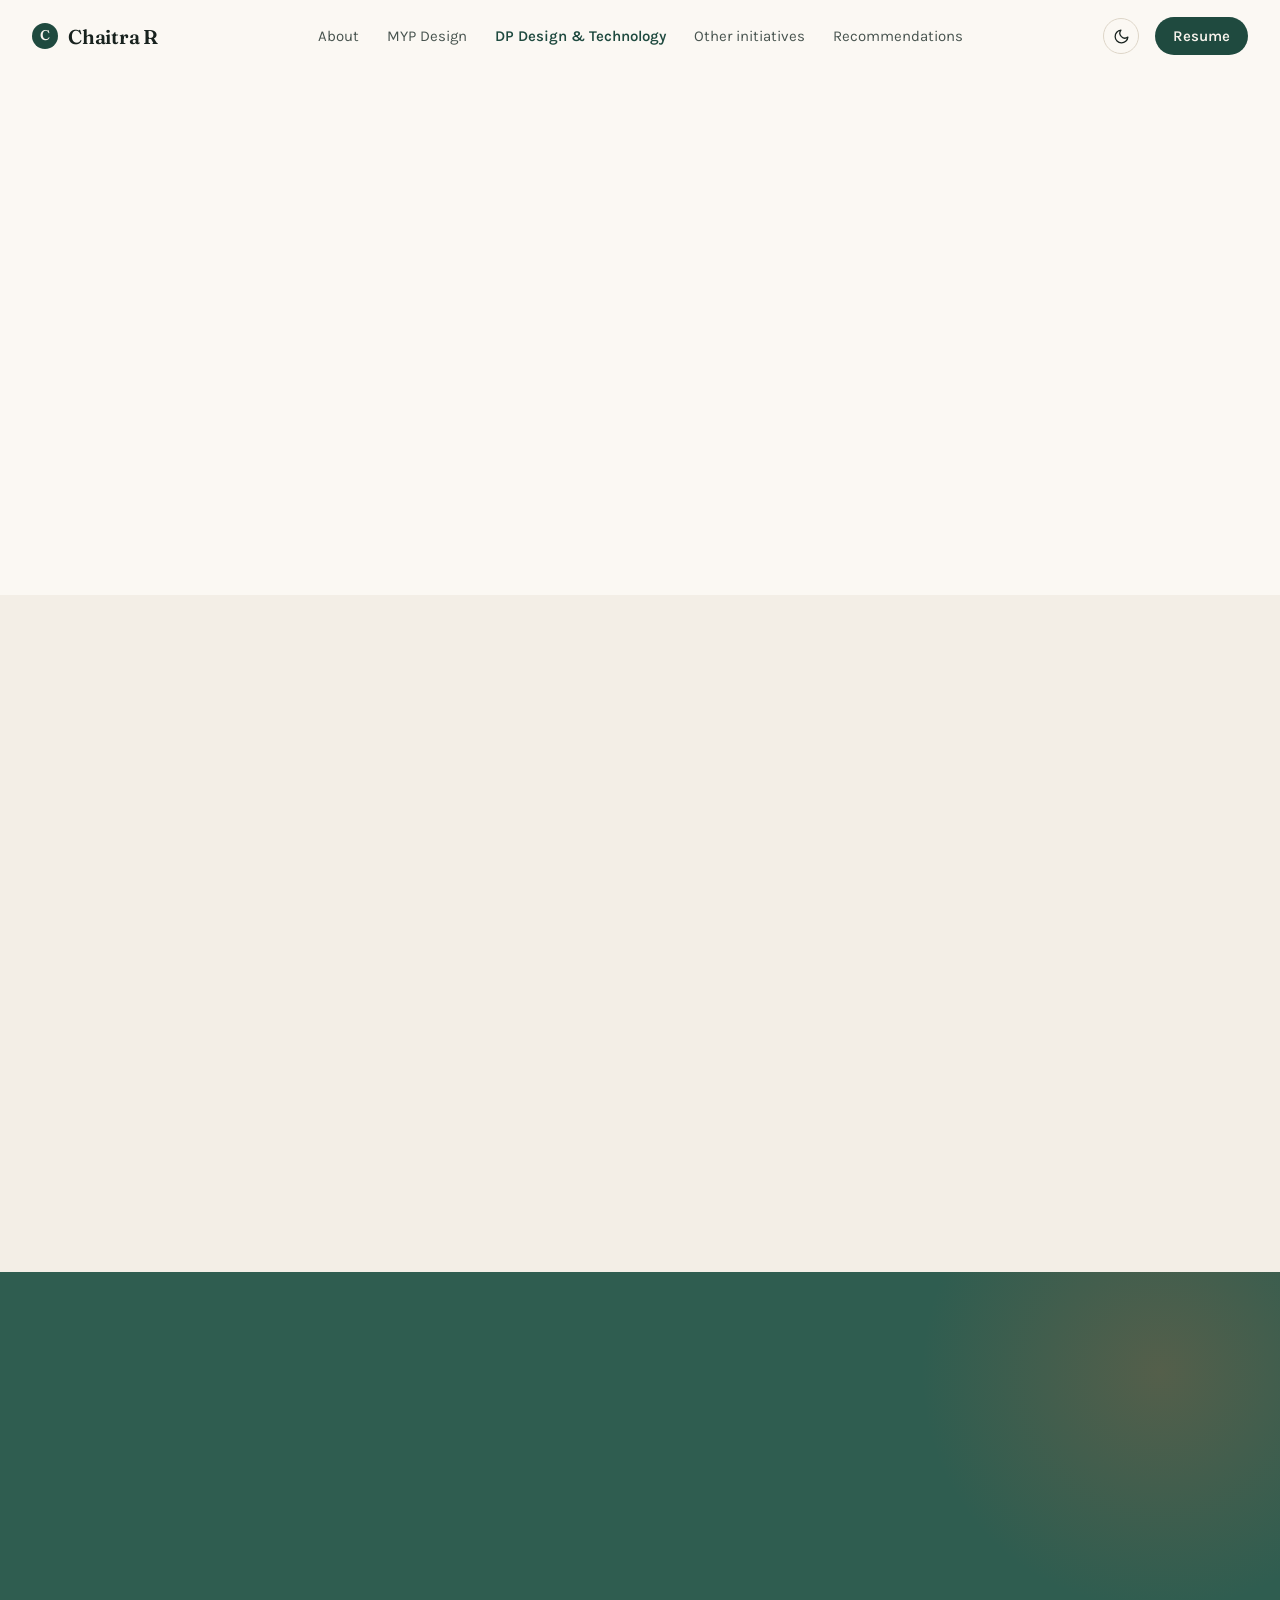
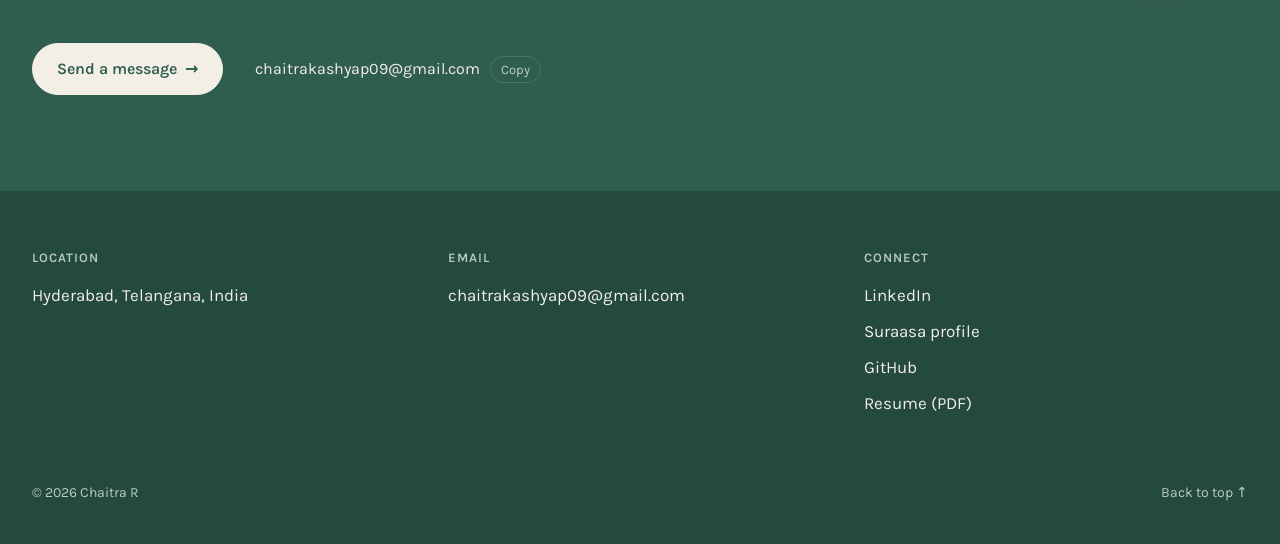
<file: dp-3d-printing.html>
<!doctype html>
<html lang="en">
<head>
  <meta charset="utf-8">
  <meta name="viewport" content="width=device-width, initial-scale=1">
  <title>3D print preparation — DP Design &amp; Technology — Chaitra R</title>
  <meta name="description" content="IB DP Design and Technology lesson presentations, interactive tools, simulations, and student work by Chaitra R.">
  <script>try { var t = localStorage.getItem('theme'); if (t) document.documentElement.dataset.theme = t; } catch (e) {}</script>
  <link rel="preconnect" href="https://fonts.googleapis.com">
  <link rel="preconnect" href="https://fonts.gstatic.com" crossorigin>
  <link href="https://fonts.googleapis.com/css2?family=Fraunces:ital,opsz,wght@0,9..144,400;0,9..144,500;0,9..144,600;1,9..144,400;1,9..144,500&family=Karla:wght@400;500;600;700&display=swap" rel="stylesheet">
  <link rel="stylesheet" href="css/style.css">
</head>
<body id="top">
  <header class="site-header">
    <div class="container header-inner">
      <a href="index.html" class="logo"><span class="logo-mark" aria-hidden="true">C</span>Chaitra R</a>
      <nav class="nav" id="menu" aria-label="Main">
        <a href="index.html">About</a>
        <a href="myp.html">MYP Design</a>
        <a href="dp.html" aria-current="page">DP Design &amp; Technology</a>
        <a href="initiatives.html">Other initiatives</a>
        <a href="index.html#recommendations">Recommendations</a>
      </nav>
      <div class="header-actions">
        <button class="icon-btn" id="themeToggle" aria-label="Switch to dark mode" title="Toggle theme">
          <svg class="icon-moon" viewBox="0 0 24 24" width="17" height="17" aria-hidden="true"><path d="M21 12.8A9 9 0 1 1 11.2 3a7 7 0 0 0 9.8 9.8z" fill="none" stroke="currentColor" stroke-width="1.8" stroke-linecap="round" stroke-linejoin="round"/></svg>
          <svg class="icon-sun" viewBox="0 0 24 24" width="17" height="17" aria-hidden="true"><circle cx="12" cy="12" r="4" fill="none" stroke="currentColor" stroke-width="1.8"/><path d="M12 2v2M12 20v2M4.9 4.9l1.4 1.4M17.7 17.7l1.4 1.4M2 12h2M20 12h2M4.9 19.1l1.4-1.4M17.7 6.3l1.4-1.4" stroke="currentColor" stroke-width="1.8" stroke-linecap="round"/></svg>
        </button>
        <a class="resume-btn" href="assets/Chaitra_R_CV.pdf" target="_blank" rel="noopener">Resume</a>
        <button class="icon-btn menu-toggle" id="menuToggle" aria-label="Open menu" aria-expanded="false" aria-controls="menu">☰</button>
      </div>
    </div>
  </header>

  <main>
    <section class="hero">
      <div class="container reveal">
        <a class="arrow-link back" href="dp.html#student-work"><span class="arr" aria-hidden="true">←</span> DP Design &amp; Technology</a>
        <p class="page-label">Student work</p>
        <h1>3D print preparation</h1>
        <p class="lead">Preparing the Fusion 360 models for printing: slicer settings, support structures, and print orientation.</p>
        <div class="subnav" aria-label="Other categories">
          <a href="dp-cad.html">CAD modelling</a>
          <a href="dp-material-testing.html">Simulation and material testing</a>
          <a href="dp-fea.html">Finite element analysis</a>
          <a href="dp-woodworking.html">Woodworking and joinery</a>
        </div>
      </div>
    </section>

    <section class="section cream">
      <div class="container">
        <div class="gallery-group">
          <div class="gallery-head reveal">
            <h3>3D print preparation</h3>
            <div><p>Slicing the Fusion 360 models for a Flashforge Adventurer 5M (0.25 mm nozzle, HS PLA), with auto supports at a 30° threshold.</p><div class="chips"><span class="chip">Slicing</span><span class="chip">Supports</span><span class="chip">PLA</span></div></div>
          </div>
          <div class="gallery contain reveal">
            <figure><button class="shot" aria-label="View larger: Vernier holder slice"><img src="assets/simulations/slicer-vernier-holder.jpg" alt="Slicer preview of the vernier caliper holder with support structures" loading="lazy"></button><figcaption>Vernier caliper holder — sliced with supports</figcaption></figure>
            <figure><button class="shot" aria-label="View larger: Book spreader slice"><img src="assets/simulations/slicer-book-spreader.jpg" alt="Slicer preview of the book spreader with support structures" loading="lazy"></button><figcaption>Book spreader — sliced with supports</figcaption></figure>
          </div>
        </div>
      </div>
    </section>
  </main>

  <section class="contact-block" id="contact">
    <div class="container">
      <h2 class="reveal">Get in touch, and let's design <em>better learning</em> together.</h2>
      <div class="actions">
        <a class="btn-pill" href="mailto:chaitrakashyap09@gmail.com">Send a message <span aria-hidden="true">→</span></a>
        <button class="copy-email" id="copyEmail" data-email="chaitrakashyap09@gmail.com">chaitrakashyap09@gmail.com <span class="copy-hint" id="copyHint">Copy</span></button>
      </div>
    </div>
  </section>

  <footer class="site-footer">
    <div class="container">
      <div class="footer-grid">
        <div><h4>Location</h4><p>Hyderabad, Telangana, India</p></div>
        <div><h4>Email</h4><a href="mailto:chaitrakashyap09@gmail.com">chaitrakashyap09@gmail.com</a></div>
        <div>
          <h4>Connect</h4>
          <ul>
            <li><a href="https://www.linkedin.com/in/chaitra-r-297427243" target="_blank" rel="noopener">LinkedIn</a></li>
            <li><a href="https://learn.suraasa.com/profile/chaitra-r" target="_blank" rel="noopener">Suraasa profile</a></li>
            <li><a href="https://github.com/Chaitrakashyap" target="_blank" rel="noopener">GitHub</a></li>
            <li><a href="assets/Chaitra_R_CV.pdf" target="_blank" rel="noopener">Resume (PDF)</a></li>
          </ul>
        </div>
      </div>
      <div class="footer-bottom"><span>© <span id="year">2026</span> Chaitra R</span><a href="#top">Back to top ↑</a></div>
    </div>
  </footer>

  <div class="toast" id="toast" role="status" aria-live="polite"></div>
  <div class="lightbox" id="lightbox" role="dialog" aria-modal="true" aria-label="Image viewer" hidden>
    <button class="lb-btn lb-close" id="lbClose" aria-label="Close">✕</button>
    <button class="lb-btn lb-prev" id="lbPrev" aria-label="Previous image">‹</button>
    <figure class="lb-figure">
      <img id="lbImg" alt="">
      <figcaption id="lbCaption"></figcaption>
    </figure>
    <button class="lb-btn lb-next" id="lbNext" aria-label="Next image">›</button>
  </div>
  <script src="js/main.js"></script>
</body>
</html>
</file>
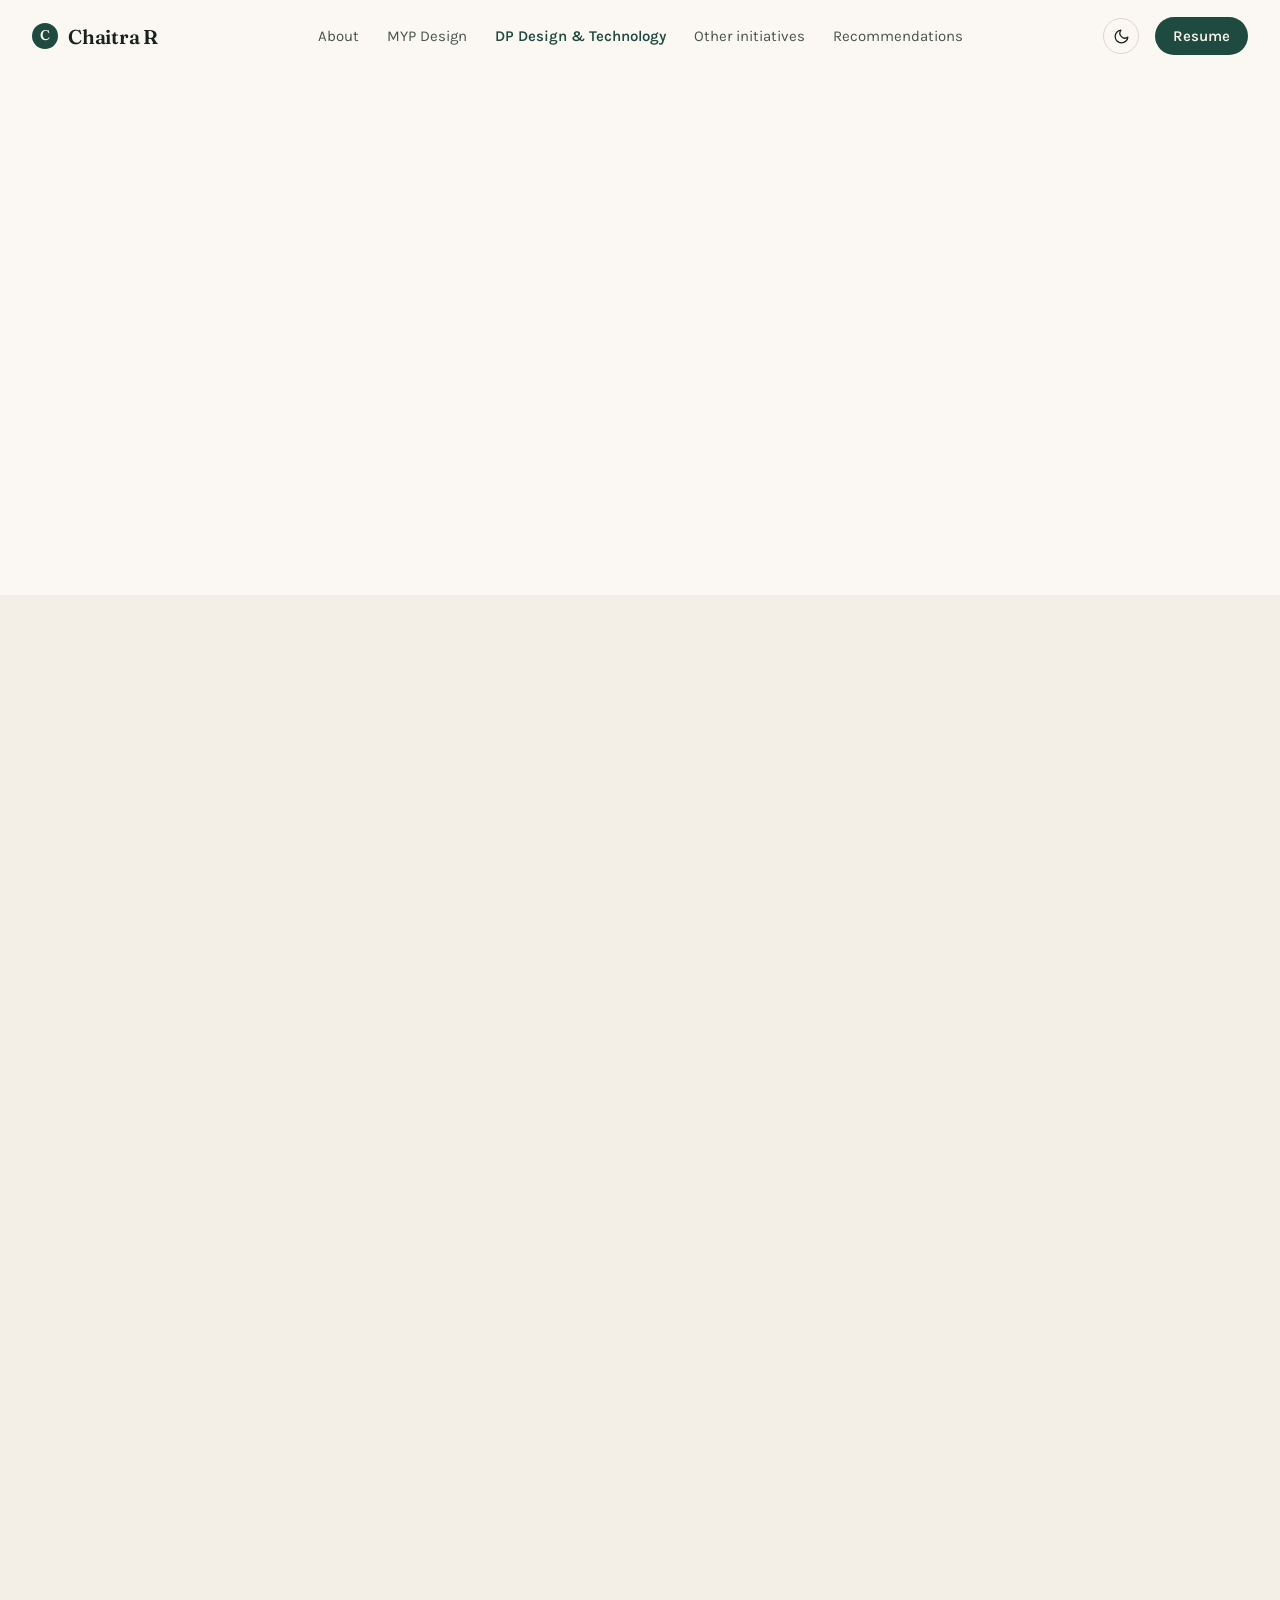
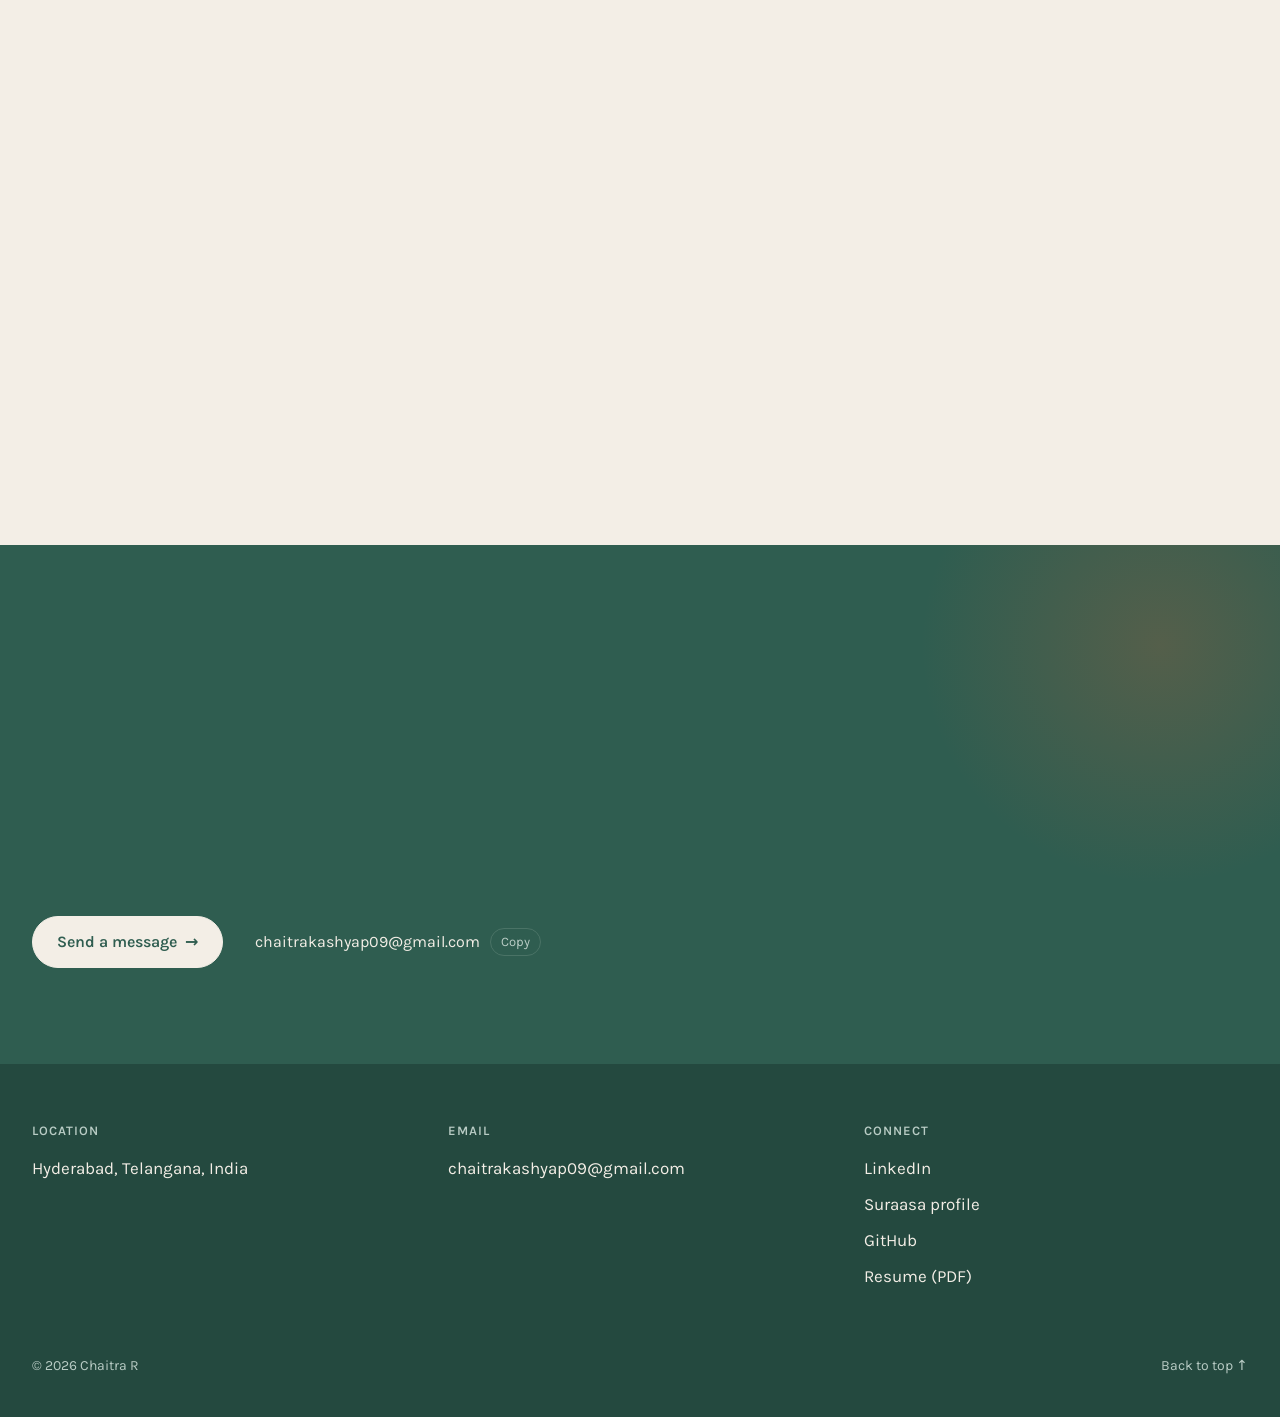
<file: dp-cad.html>
<!doctype html>
<html lang="en">
<head>
  <meta charset="utf-8">
  <meta name="viewport" content="width=device-width, initial-scale=1">
  <title>CAD modelling — DP Design &amp; Technology — Chaitra R</title>
  <meta name="description" content="IB DP Design and Technology lesson presentations, interactive tools, simulations, and student work by Chaitra R.">
  <script>try { var t = localStorage.getItem('theme'); if (t) document.documentElement.dataset.theme = t; } catch (e) {}</script>
  <link rel="preconnect" href="https://fonts.googleapis.com">
  <link rel="preconnect" href="https://fonts.gstatic.com" crossorigin>
  <link href="https://fonts.googleapis.com/css2?family=Fraunces:ital,opsz,wght@0,9..144,400;0,9..144,500;0,9..144,600;1,9..144,400;1,9..144,500&family=Karla:wght@400;500;600;700&display=swap" rel="stylesheet">
  <link rel="stylesheet" href="css/style.css">
</head>
<body id="top">
  <header class="site-header">
    <div class="container header-inner">
      <a href="index.html" class="logo"><span class="logo-mark" aria-hidden="true">C</span>Chaitra R</a>
      <nav class="nav" id="menu" aria-label="Main">
        <a href="index.html">About</a>
        <a href="myp.html">MYP Design</a>
        <a href="dp.html" aria-current="page">DP Design &amp; Technology</a>
        <a href="initiatives.html">Other initiatives</a>
        <a href="index.html#recommendations">Recommendations</a>
      </nav>
      <div class="header-actions">
        <button class="icon-btn" id="themeToggle" aria-label="Switch to dark mode" title="Toggle theme">
          <svg class="icon-moon" viewBox="0 0 24 24" width="17" height="17" aria-hidden="true"><path d="M21 12.8A9 9 0 1 1 11.2 3a7 7 0 0 0 9.8 9.8z" fill="none" stroke="currentColor" stroke-width="1.8" stroke-linecap="round" stroke-linejoin="round"/></svg>
          <svg class="icon-sun" viewBox="0 0 24 24" width="17" height="17" aria-hidden="true"><circle cx="12" cy="12" r="4" fill="none" stroke="currentColor" stroke-width="1.8"/><path d="M12 2v2M12 20v2M4.9 4.9l1.4 1.4M17.7 17.7l1.4 1.4M2 12h2M20 12h2M4.9 19.1l1.4-1.4M17.7 6.3l1.4-1.4" stroke="currentColor" stroke-width="1.8" stroke-linecap="round"/></svg>
        </button>
        <a class="resume-btn" href="assets/Chaitra_R_CV.pdf" target="_blank" rel="noopener">Resume</a>
        <button class="icon-btn menu-toggle" id="menuToggle" aria-label="Open menu" aria-expanded="false" aria-controls="menu">☰</button>
      </div>
    </div>
  </header>

  <main>
    <section class="hero">
      <div class="container reveal">
        <a class="arrow-link back" href="dp.html#student-work"><span class="arr" aria-hidden="true">←</span> DP Design &amp; Technology</a>
        <p class="page-label">Student work</p>
        <h1>CAD modelling</h1>
        <p class="lead">Converting 2D drawings into 3D models, generative design, product modelling in Fusion 360, and parametric parts and assemblies in Creo.</p>
        <div class="subnav" aria-label="Other categories">
          <a href="dp-material-testing.html">Simulation and material testing</a>
          <a href="dp-fea.html">Finite element analysis</a>
          <a href="dp-3d-printing.html">3D print preparation</a>
          <a href="dp-woodworking.html">Woodworking and joinery</a>
        </div>
      </div>
    </section>

    <section class="section cream">
      <div class="container">
        <div class="gallery-group">
          <div class="gallery-head reveal">
            <h3>CAD modelling — Fusion 360</h3>
            <div><p>Converting a 2D orthographic drawing into a 3D model, exploring generative design, and modelling functional products.</p><div class="chips"><span class="chip">Fusion 360</span><span class="chip">2D to 3D</span><span class="chip">Generative design</span></div></div>
          </div>
          <div class="gallery contain reveal">
            <figure><button class="shot" aria-label="View larger: 2D sketch"><img src="assets/simulations/fusion-2d-sketch.jpg" alt="Fusion 360 2D sketch of the base profile" loading="lazy"></button><figcaption>1. Base sketch from the 2D drawing</figcaption></figure>
            <figure><button class="shot" aria-label="View larger: Dimensioned sketch"><img src="assets/simulations/fusion-sketch-dimensions.jpg" alt="Fusion 360 sketch with dimensions applied" loading="lazy"></button><figcaption>2. Fully dimensioned sketch</figcaption></figure>
            <figure><button class="shot" aria-label="View larger: 3D extrude"><img src="assets/simulations/fusion-3d-extrude.jpg" alt="Fusion 360 extruded 3D bracket model" loading="lazy"></button><figcaption>3. Extruded to 3D</figcaption></figure>
            <figure><button class="shot" aria-label="View larger: Final model"><img src="assets/simulations/fusion-final-model.jpg" alt="Finished Fusion 360 bracket model with appearance applied" loading="lazy"></button><figcaption>4. Finished model with material appearance</figcaption></figure>
            <figure><button class="shot" aria-label="View larger: Generative design setup"><img src="assets/simulations/fusion-generative-design.jpg" alt="Fusion 360 generative design study setup with load case" loading="lazy"></button><figcaption>Generative design study setup</figcaption></figure>
            <figure><button class="shot" aria-label="View larger: Book spreader model"><img src="assets/simulations/fusion-book-spreader.jpg" alt="Fusion 360 model of a book spreader page holder" loading="lazy"></button><figcaption>Book spreader — page holder</figcaption></figure>
            <figure><button class="shot" aria-label="View larger: Vernier caliper wall dock"><img src="assets/simulations/fusion-vernier-wall-dock.jpg" alt="Fusion 360 model of a wall-mounted vernier caliper dock" loading="lazy"></button><figcaption>Vernier caliper wall dock</figcaption></figure>
          </div>
        </div>

        <div class="gallery-group">
          <div class="gallery-head reveal">
            <h3>Parametric modelling — Fusion 360</h3>
            <div><p>A parametric dice built from sketches and cut features, with filleted edges, and a flange modelled with a revolve and a circular pattern of bolt holes.</p><div class="chips"><span class="chip">Parametric design</span><span class="chip">Revolve</span><span class="chip">Circular pattern</span><span class="chip">Fillet</span></div></div>
          </div>
          <div class="gallery contain reveal">
            <figure><button class="shot" aria-label="View larger: Parametric dice"><img src="assets/simulations/fusion-parametric-dice-1.jpg" alt="Fusion 360 parametric dice model showing the one, three, and six faces" loading="lazy"></button><figcaption>Parametric dice — one, three, and six</figcaption></figure>
            <figure><button class="shot" aria-label="View larger: Parametric dice, other faces"><img src="assets/simulations/fusion-parametric-dice-2.jpg" alt="Fusion 360 parametric dice model showing the two, four, and five faces" loading="lazy"></button><figcaption>Parametric dice — two, four, and five</figcaption></figure>
            <figure><button class="shot" aria-label="View larger: Revolve and pattern flange"><img src="assets/simulations/fusion-revolve-pattern.jpg" alt="Fusion 360 flange made with a revolve and a circular pattern of three holes" loading="lazy"></button><figcaption>Flange — revolve and circular pattern</figcaption></figure>
          </div>
        </div>

        <div class="gallery-group">
          <div class="gallery-head reveal">
            <h3>Parametric modelling and assembly — Creo</h3>
            <div><p>Sketch-based part modelling, then a socket and spigot cotter joint modelled part by part and assembled.</p><div class="chips"><span class="chip">Creo Parametric</span><span class="chip">Assembly</span><span class="chip">Cotter joint</span></div></div>
          </div>
          <div class="gallery contain reveal">
            <figure><button class="shot" aria-label="View larger: Creo sketch"><img src="assets/simulations/creo-onramp1-sketch.jpg" alt="Creo dimensioned 2D sketch" loading="lazy"></button><figcaption>Dimensioned sketch</figcaption></figure>
            <figure><button class="shot" aria-label="View larger: Part 1 model"><img src="assets/simulations/creo-onramp1-model.jpg" alt="Creo 3D part model of a stepped block" loading="lazy"></button><figcaption>Part 1 — 3D model</figcaption></figure>
            <figure><button class="shot" aria-label="View larger: Part 1 finished"><img src="assets/simulations/creo-onramp1-final.jpg" alt="Creo finished stepped block part" loading="lazy"></button><figcaption>Part 1 — finished part</figcaption></figure>
            <figure><button class="shot" aria-label="View larger: Part 2 model"><img src="assets/simulations/creo-onramp2-model.jpg" alt="Creo 3D model of an angled block part" loading="lazy"></button><figcaption>Part 2 — angled block</figcaption></figure>
            <figure><button class="shot" aria-label="View larger: Socket"><img src="assets/simulations/creo-socket-part.jpg" alt="Creo socket part being modelled" loading="lazy"></button><figcaption>Cotter joint — socket</figcaption></figure>
            <figure><button class="shot" aria-label="View larger: Socket bore"><img src="assets/simulations/creo-socket-hole.jpg" alt="Creo socket part with bore" loading="lazy"></button><figcaption>Cotter joint — socket bore</figcaption></figure>
            <figure><button class="shot" aria-label="View larger: Spigot"><img src="assets/simulations/creo-spigot.jpg" alt="Creo spigot part modelling steps" loading="lazy"></button><figcaption>Cotter joint — spigot</figcaption></figure>
            <figure><button class="shot" aria-label="View larger: Cotter"><img src="assets/simulations/creo-cotter.jpg" alt="Creo cotter part modelling steps" loading="lazy"></button><figcaption>Cotter joint — cotter</figcaption></figure>
            <figure><button class="shot" aria-label="View larger: Assembly"><img src="assets/simulations/creo-cotter-joint-assembly.jpg" alt="Creo assembly of the socket and spigot cotter joint" loading="lazy"></button><figcaption>Socket and spigot cotter joint — assembly</figcaption></figure>
          </div>
        </div>
      </div>
    </section>
  </main>

  <section class="contact-block" id="contact">
    <div class="container">
      <h2 class="reveal">Get in touch, and let's design <em>better learning</em> together.</h2>
      <div class="actions">
        <a class="btn-pill" href="mailto:chaitrakashyap09@gmail.com">Send a message <span aria-hidden="true">→</span></a>
        <button class="copy-email" id="copyEmail" data-email="chaitrakashyap09@gmail.com">chaitrakashyap09@gmail.com <span class="copy-hint" id="copyHint">Copy</span></button>
      </div>
    </div>
  </section>

  <footer class="site-footer">
    <div class="container">
      <div class="footer-grid">
        <div><h4>Location</h4><p>Hyderabad, Telangana, India</p></div>
        <div><h4>Email</h4><a href="mailto:chaitrakashyap09@gmail.com">chaitrakashyap09@gmail.com</a></div>
        <div>
          <h4>Connect</h4>
          <ul>
            <li><a href="https://www.linkedin.com/in/chaitra-r-297427243" target="_blank" rel="noopener">LinkedIn</a></li>
            <li><a href="https://learn.suraasa.com/profile/chaitra-r" target="_blank" rel="noopener">Suraasa profile</a></li>
            <li><a href="https://github.com/Chaitrakashyap" target="_blank" rel="noopener">GitHub</a></li>
            <li><a href="assets/Chaitra_R_CV.pdf" target="_blank" rel="noopener">Resume (PDF)</a></li>
          </ul>
        </div>
      </div>
      <div class="footer-bottom"><span>© <span id="year">2026</span> Chaitra R</span><a href="#top">Back to top ↑</a></div>
    </div>
  </footer>

  <div class="toast" id="toast" role="status" aria-live="polite"></div>
  <div class="lightbox" id="lightbox" role="dialog" aria-modal="true" aria-label="Image viewer" hidden>
    <button class="lb-btn lb-close" id="lbClose" aria-label="Close">✕</button>
    <button class="lb-btn lb-prev" id="lbPrev" aria-label="Previous image">‹</button>
    <figure class="lb-figure">
      <img id="lbImg" alt="">
      <figcaption id="lbCaption"></figcaption>
    </figure>
    <button class="lb-btn lb-next" id="lbNext" aria-label="Next image">›</button>
  </div>
  <script src="js/main.js"></script>
</body>
</html>
</file>
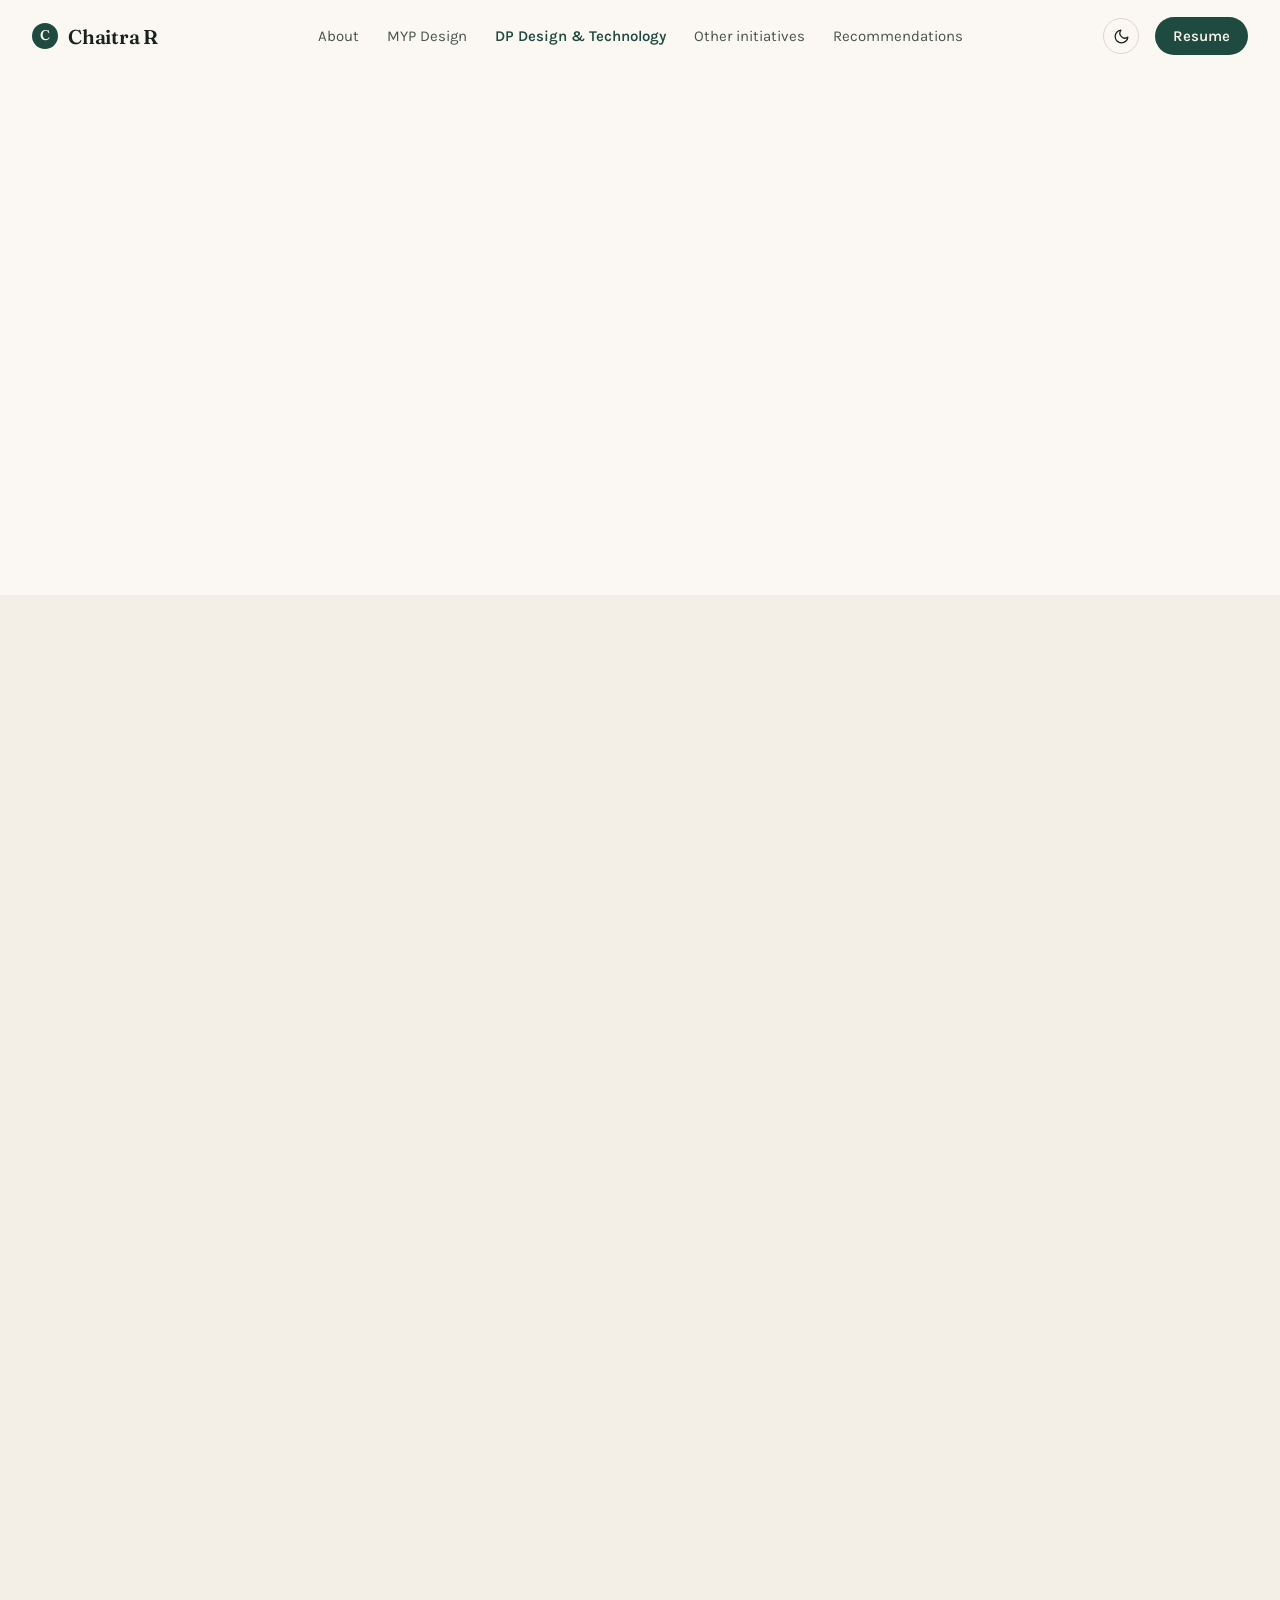
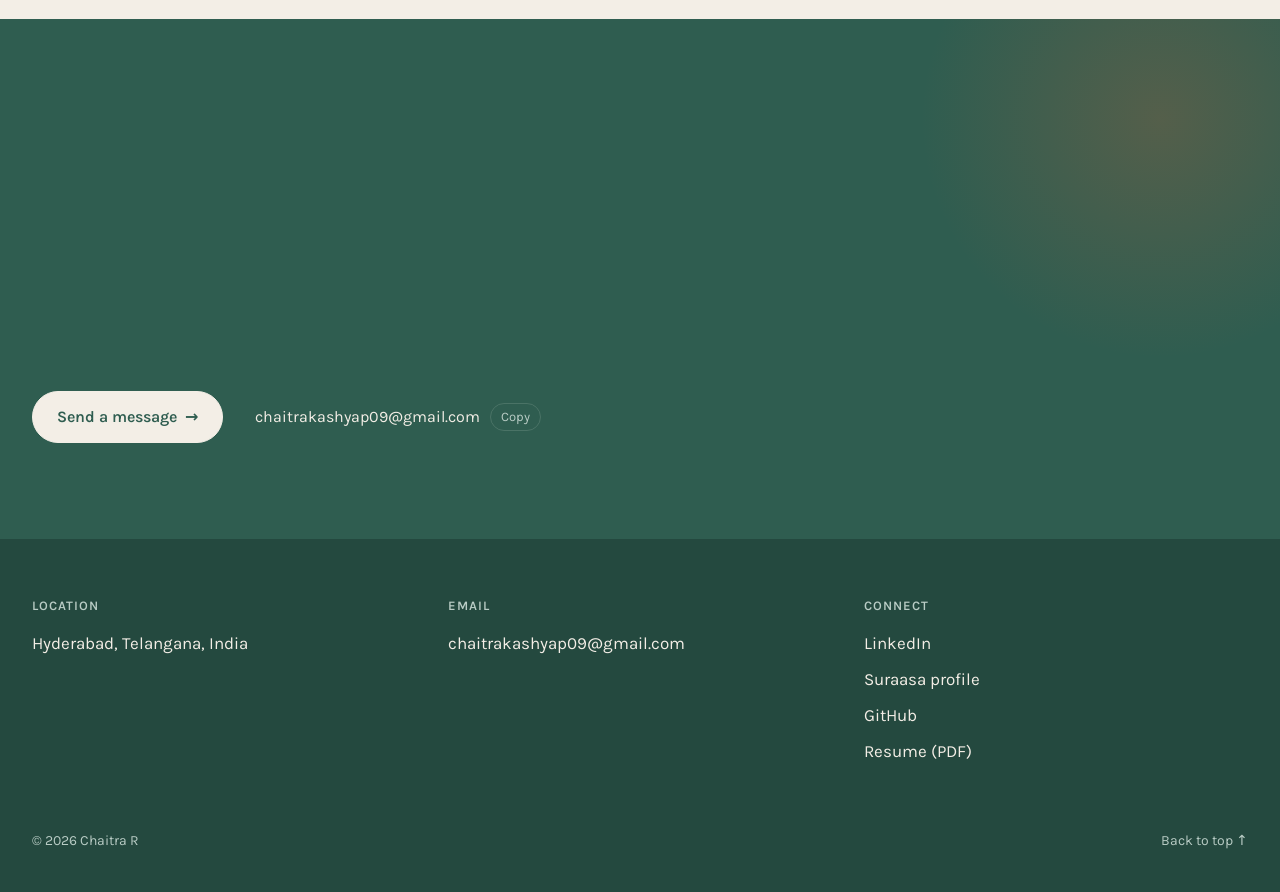
<file: dp-fea.html>
<!doctype html>
<html lang="en">
<head>
  <meta charset="utf-8">
  <meta name="viewport" content="width=device-width, initial-scale=1">
  <title>Finite element analysis — DP Design &amp; Technology — Chaitra R</title>
  <meta name="description" content="IB DP Design and Technology lesson presentations, interactive tools, simulations, and student work by Chaitra R.">
  <script>try { var t = localStorage.getItem('theme'); if (t) document.documentElement.dataset.theme = t; } catch (e) {}</script>
  <link rel="preconnect" href="https://fonts.googleapis.com">
  <link rel="preconnect" href="https://fonts.gstatic.com" crossorigin>
  <link href="https://fonts.googleapis.com/css2?family=Fraunces:ital,opsz,wght@0,9..144,400;0,9..144,500;0,9..144,600;1,9..144,400;1,9..144,500&family=Karla:wght@400;500;600;700&display=swap" rel="stylesheet">
  <link rel="stylesheet" href="css/style.css">
</head>
<body id="top">
  <header class="site-header">
    <div class="container header-inner">
      <a href="index.html" class="logo"><span class="logo-mark" aria-hidden="true">C</span>Chaitra R</a>
      <nav class="nav" id="menu" aria-label="Main">
        <a href="index.html">About</a>
        <a href="myp.html">MYP Design</a>
        <a href="dp.html" aria-current="page">DP Design &amp; Technology</a>
        <a href="initiatives.html">Other initiatives</a>
        <a href="index.html#recommendations">Recommendations</a>
      </nav>
      <div class="header-actions">
        <button class="icon-btn" id="themeToggle" aria-label="Switch to dark mode" title="Toggle theme">
          <svg class="icon-moon" viewBox="0 0 24 24" width="17" height="17" aria-hidden="true"><path d="M21 12.8A9 9 0 1 1 11.2 3a7 7 0 0 0 9.8 9.8z" fill="none" stroke="currentColor" stroke-width="1.8" stroke-linecap="round" stroke-linejoin="round"/></svg>
          <svg class="icon-sun" viewBox="0 0 24 24" width="17" height="17" aria-hidden="true"><circle cx="12" cy="12" r="4" fill="none" stroke="currentColor" stroke-width="1.8"/><path d="M12 2v2M12 20v2M4.9 4.9l1.4 1.4M17.7 17.7l1.4 1.4M2 12h2M20 12h2M4.9 19.1l1.4-1.4M17.7 6.3l1.4-1.4" stroke="currentColor" stroke-width="1.8" stroke-linecap="round"/></svg>
        </button>
        <a class="resume-btn" href="assets/Chaitra_R_CV.pdf" target="_blank" rel="noopener">Resume</a>
        <button class="icon-btn menu-toggle" id="menuToggle" aria-label="Open menu" aria-expanded="false" aria-controls="menu">☰</button>
      </div>
    </div>
  </header>

  <main>
    <section class="hero">
      <div class="container reveal">
        <a class="arrow-link back" href="dp.html#student-work"><span class="arr" aria-hidden="true">←</span> DP Design &amp; Technology</a>
        <p class="page-label">Student work</p>
        <h1>Finite element analysis</h1>
        <p class="lead">Static structural analysis of a bracket in Ansys: geometry, supports and loads, then deformation, von Mises stress, and principal stress results.</p>
        <div class="subnav" aria-label="Other categories">
          <a href="dp-cad.html">CAD modelling</a>
          <a href="dp-material-testing.html">Simulation and material testing</a>
          <a href="dp-3d-printing.html">3D print preparation</a>
          <a href="dp-woodworking.html">Woodworking and joinery</a>
        </div>
      </div>
    </section>

    <section class="section cream">
      <div class="container">
        <div class="gallery-group">
          <div class="gallery-head reveal">
            <h3>Finite element analysis — Ansys</h3>
            <div><p>Static structural analysis of a bracket: geometry import, fixed support and applied force, then total deformation, von Mises stress, and maximum principal stress results.</p><div class="chips"><span class="chip">Ansys Mechanical</span><span class="chip">FEA</span><span class="chip">Static structural</span></div></div>
          </div>
          <div class="gallery contain reveal">
            <figure><button class="shot" aria-label="View larger: Geometry import"><img src="assets/simulations/ansys-geometry-import.jpg" alt="Ansys DesignModeler showing imported bracket geometry" loading="lazy"></button><figcaption>Geometry import — DesignModeler</figcaption></figure>
            <figure><button class="shot" aria-label="View larger: Total deformation"><img src="assets/simulations/ansys-total-deformation.jpg" alt="Ansys total deformation result, maximum 4.68 mm" loading="lazy"></button><figcaption>Total deformation — max 4.68 mm</figcaption></figure>
            <figure><button class="shot" aria-label="View larger: Equivalent stress"><img src="assets/simulations/ansys-equivalent-stress.jpg" alt="Ansys equivalent von Mises stress contour, maximum 832.54 MPa" loading="lazy"></button><figcaption>Equivalent (von Mises) stress — max 832.54 MPa</figcaption></figure>
            <figure><button class="shot" aria-label="View larger: Maximum principal stress"><img src="assets/simulations/ansys-max-principal-stress-1.jpg" alt="Ansys maximum principal stress contour, maximum 796.7 MPa" loading="lazy"></button><figcaption>Maximum principal stress — 796.7 MPa</figcaption></figure>
            <figure><button class="shot" aria-label="View larger: Stress concentration at hole"><img src="assets/simulations/ansys-max-principal-stress-2.jpg" alt="Close-up of maximum principal stress concentrated at a mounting hole, 293.82 MPa" loading="lazy"></button><figcaption>Stress concentration at a hole — 293.82 MPa</figcaption></figure>
            <figure><button class="shot" aria-label="View larger: Stress at bends"><img src="assets/simulations/ansys-max-principal-stress-3.jpg" alt="Close-up of maximum principal stress at the curved bends, 531.13 MPa" loading="lazy"></button><figcaption>Stress at the curved bends — 531.13 MPa</figcaption></figure>
          </div>
        </div>
      </div>
    </section>
  </main>

  <section class="contact-block" id="contact">
    <div class="container">
      <h2 class="reveal">Get in touch, and let's design <em>better learning</em> together.</h2>
      <div class="actions">
        <a class="btn-pill" href="mailto:chaitrakashyap09@gmail.com">Send a message <span aria-hidden="true">→</span></a>
        <button class="copy-email" id="copyEmail" data-email="chaitrakashyap09@gmail.com">chaitrakashyap09@gmail.com <span class="copy-hint" id="copyHint">Copy</span></button>
      </div>
    </div>
  </section>

  <footer class="site-footer">
    <div class="container">
      <div class="footer-grid">
        <div><h4>Location</h4><p>Hyderabad, Telangana, India</p></div>
        <div><h4>Email</h4><a href="mailto:chaitrakashyap09@gmail.com">chaitrakashyap09@gmail.com</a></div>
        <div>
          <h4>Connect</h4>
          <ul>
            <li><a href="https://www.linkedin.com/in/chaitra-r-297427243" target="_blank" rel="noopener">LinkedIn</a></li>
            <li><a href="https://learn.suraasa.com/profile/chaitra-r" target="_blank" rel="noopener">Suraasa profile</a></li>
            <li><a href="https://github.com/Chaitrakashyap" target="_blank" rel="noopener">GitHub</a></li>
            <li><a href="assets/Chaitra_R_CV.pdf" target="_blank" rel="noopener">Resume (PDF)</a></li>
          </ul>
        </div>
      </div>
      <div class="footer-bottom"><span>© <span id="year">2026</span> Chaitra R</span><a href="#top">Back to top ↑</a></div>
    </div>
  </footer>

  <div class="toast" id="toast" role="status" aria-live="polite"></div>
  <div class="lightbox" id="lightbox" role="dialog" aria-modal="true" aria-label="Image viewer" hidden>
    <button class="lb-btn lb-close" id="lbClose" aria-label="Close">✕</button>
    <button class="lb-btn lb-prev" id="lbPrev" aria-label="Previous image">‹</button>
    <figure class="lb-figure">
      <img id="lbImg" alt="">
      <figcaption id="lbCaption"></figcaption>
    </figure>
    <button class="lb-btn lb-next" id="lbNext" aria-label="Next image">›</button>
  </div>
  <script src="js/main.js"></script>
</body>
</html>
</file>
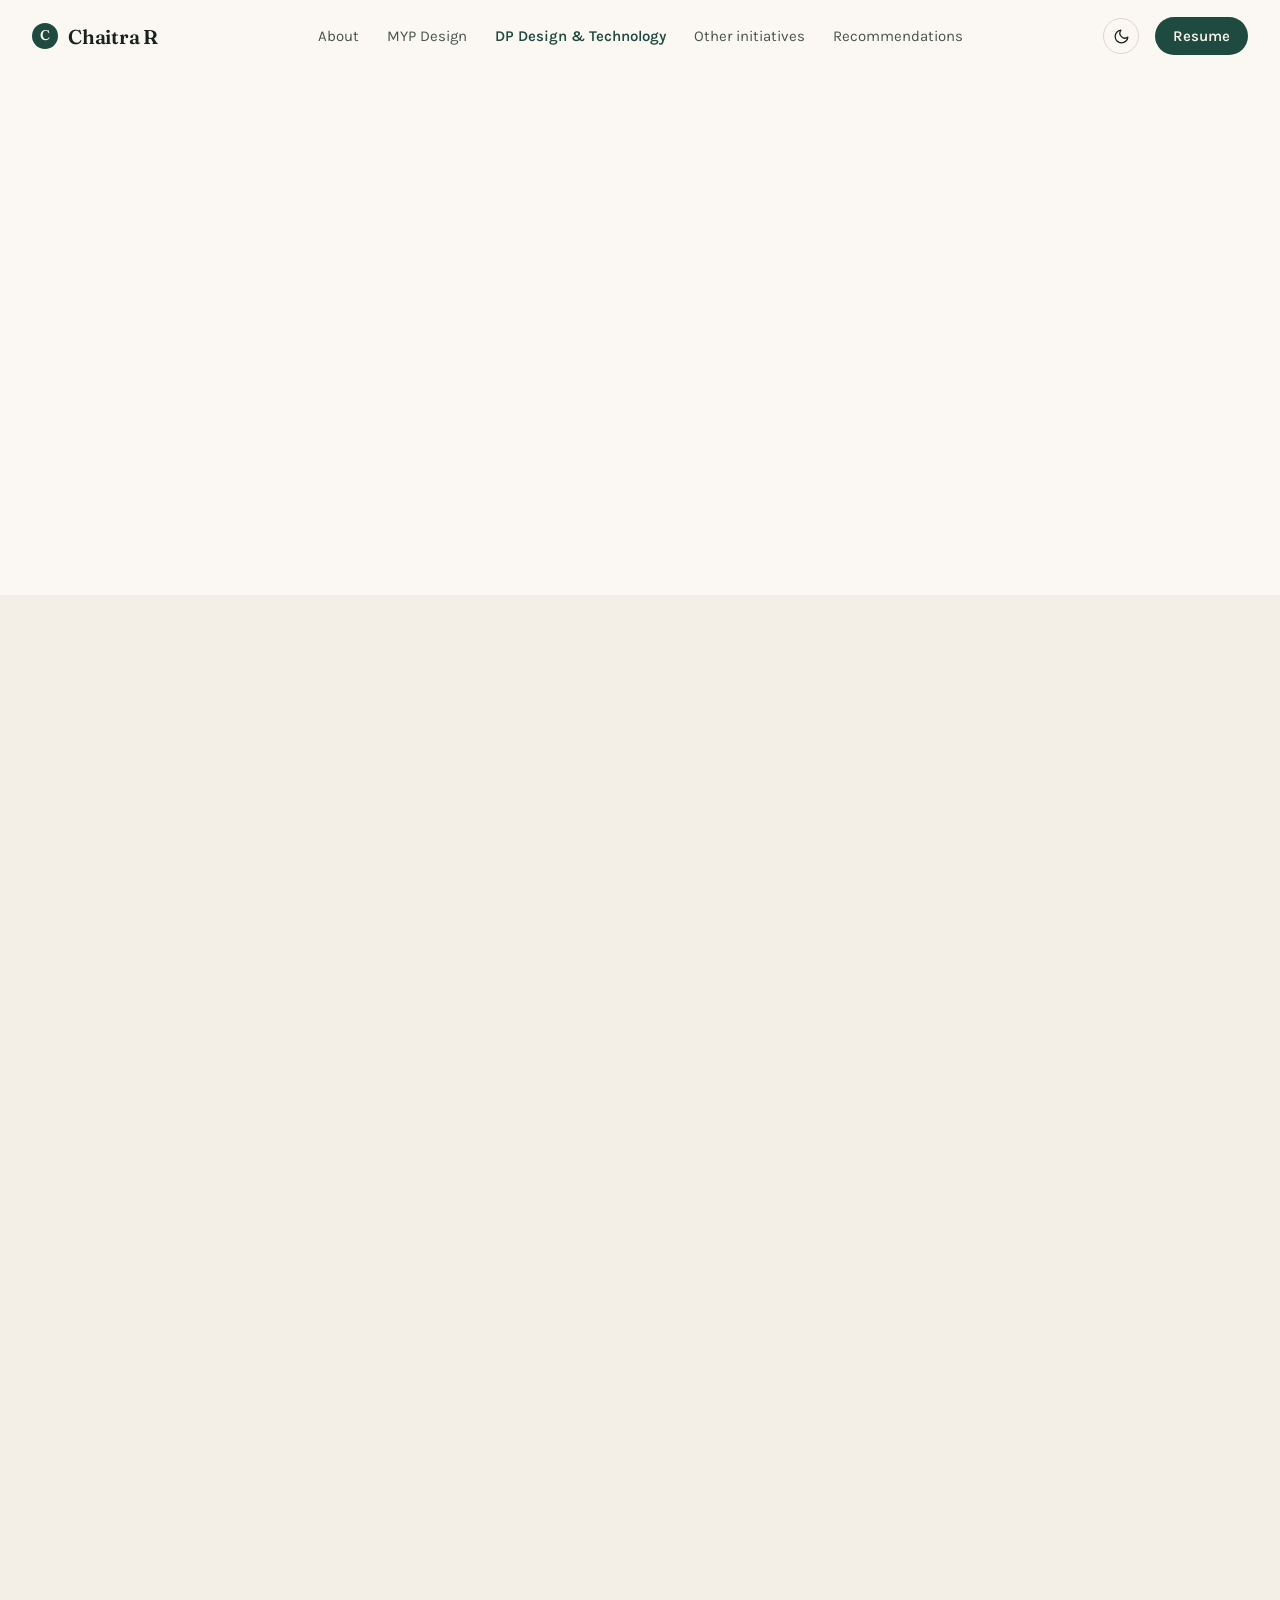
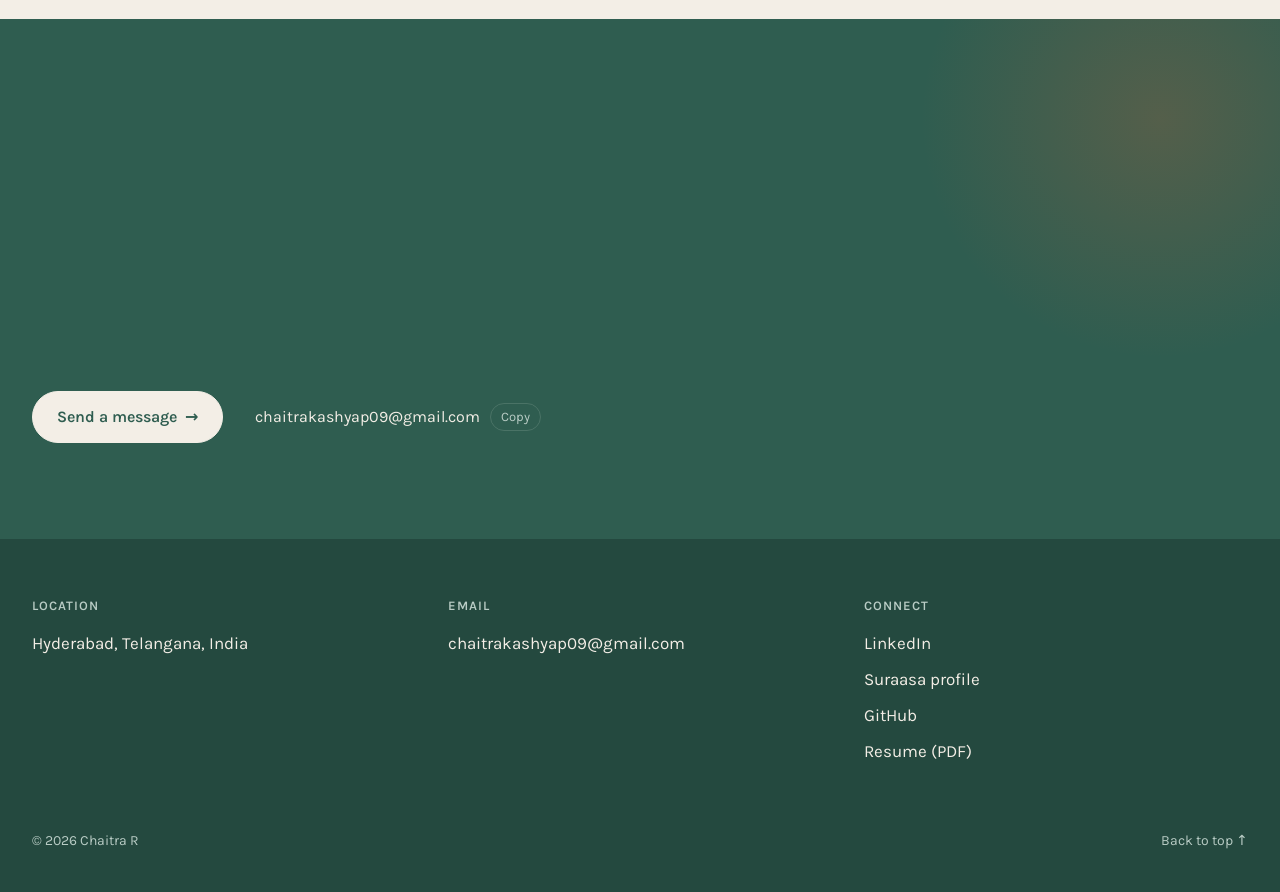
<file: dp-material-testing.html>
<!doctype html>
<html lang="en">
<head>
  <meta charset="utf-8">
  <meta name="viewport" content="width=device-width, initial-scale=1">
  <title>Simulation and material testing — DP Design &amp; Technology — Chaitra R</title>
  <meta name="description" content="IB DP Design and Technology lesson presentations, interactive tools, simulations, and student work by Chaitra R.">
  <script>try { var t = localStorage.getItem('theme'); if (t) document.documentElement.dataset.theme = t; } catch (e) {}</script>
  <link rel="preconnect" href="https://fonts.googleapis.com">
  <link rel="preconnect" href="https://fonts.gstatic.com" crossorigin>
  <link href="https://fonts.googleapis.com/css2?family=Fraunces:ital,opsz,wght@0,9..144,400;0,9..144,500;0,9..144,600;1,9..144,400;1,9..144,500&family=Karla:wght@400;500;600;700&display=swap" rel="stylesheet">
  <link rel="stylesheet" href="css/style.css">
</head>
<body id="top">
  <header class="site-header">
    <div class="container header-inner">
      <a href="index.html" class="logo"><span class="logo-mark" aria-hidden="true">C</span>Chaitra R</a>
      <nav class="nav" id="menu" aria-label="Main">
        <a href="index.html">About</a>
        <a href="myp.html">MYP Design</a>
        <a href="dp.html" aria-current="page">DP Design &amp; Technology</a>
        <a href="initiatives.html">Other initiatives</a>
        <a href="index.html#recommendations">Recommendations</a>
      </nav>
      <div class="header-actions">
        <button class="icon-btn" id="themeToggle" aria-label="Switch to dark mode" title="Toggle theme">
          <svg class="icon-moon" viewBox="0 0 24 24" width="17" height="17" aria-hidden="true"><path d="M21 12.8A9 9 0 1 1 11.2 3a7 7 0 0 0 9.8 9.8z" fill="none" stroke="currentColor" stroke-width="1.8" stroke-linecap="round" stroke-linejoin="round"/></svg>
          <svg class="icon-sun" viewBox="0 0 24 24" width="17" height="17" aria-hidden="true"><circle cx="12" cy="12" r="4" fill="none" stroke="currentColor" stroke-width="1.8"/><path d="M12 2v2M12 20v2M4.9 4.9l1.4 1.4M17.7 17.7l1.4 1.4M2 12h2M20 12h2M4.9 19.1l1.4-1.4M17.7 6.3l1.4-1.4" stroke="currentColor" stroke-width="1.8" stroke-linecap="round"/></svg>
        </button>
        <a class="resume-btn" href="assets/Chaitra_R_CV.pdf" target="_blank" rel="noopener">Resume</a>
        <button class="icon-btn menu-toggle" id="menuToggle" aria-label="Open menu" aria-expanded="false" aria-controls="menu">☰</button>
      </div>
    </div>
  </header>

  <main>
    <section class="hero">
      <div class="container reveal">
        <a class="arrow-link back" href="dp.html#student-work"><span class="arr" aria-hidden="true">←</span> DP Design &amp; Technology</a>
        <p class="page-label">Student work</p>
        <h1>Simulation and material testing</h1>
        <p class="lead">Virtual tensile tests on steel and magnesium alloy, and stress–strain curves that compare how different materials behave under load.</p>
        <div class="subnav" aria-label="Other categories">
          <a href="dp-cad.html">CAD modelling</a>
          <a href="dp-fea.html">Finite element analysis</a>
          <a href="dp-3d-printing.html">3D print preparation</a>
          <a href="dp-woodworking.html">Woodworking and joinery</a>
        </div>
      </div>
    </section>

    <section class="section cream">
      <div class="container">
        <div class="gallery-group">
          <div class="gallery-head reveal">
            <h3>Material testing and stress–strain analysis</h3>
            <div><p>Virtual tensile tests on steel and magnesium alloy (MgAZ31), with stress–strain curves comparing steel, glass epoxy, and ABS.</p><div class="chips"><span class="chip">Tensile testing</span><span class="chip">Material properties</span></div></div>
          </div>
          <div class="gallery contain reveal">
            <figure><button class="shot" aria-label="View larger: Tensile test, steel"><img src="assets/simulations/tensile-test-steel.jpg" alt="Virtual tensile test machine with force–displacement curve for a steel sample" loading="lazy"></button><figcaption>Tensile test — steel, force vs displacement</figcaption></figure>
            <figure><button class="shot" aria-label="View larger: Tensile test, MgAZ31"><img src="assets/simulations/tensile-test-mgaz31.jpg" alt="Virtual tensile test machine with force–displacement curve for a MgAZ31 magnesium alloy sample" loading="lazy"></button><figcaption>Tensile test — MgAZ31 magnesium alloy</figcaption></figure>
            <figure><button class="shot" aria-label="View larger: Steel stress–strain curve"><img src="assets/simulations/stress-strain-steel.jpg" alt="Stress–strain curve for steel with ultimate stress of 1303.97 MPa at strain 0.1030" loading="lazy"></button><figcaption>Steel — ultimate stress 1303.97 MPa at 0.103 strain</figcaption></figure>
            <figure><button class="shot" aria-label="View larger: Glass epoxy stress–strain curve"><img src="assets/simulations/stress-strain-glass-epoxy.jpg" alt="Stress–strain curve for glass epoxy with ultimate stress of 323.63 MPa at strain 0.0262" loading="lazy"></button><figcaption>Glass epoxy — ultimate stress 323.63 MPa, brittle failure</figcaption></figure>
            <figure><button class="shot" aria-label="View larger: Comparative stress–strain curves"><img src="assets/simulations/stress-strain-comparison.jpg" alt="Comparative stress–strain curves for ABS, glass epoxy, and steel" loading="lazy"></button><figcaption>Comparison — ABS vs glass epoxy vs steel</figcaption></figure>
          </div>
        </div>
      </div>
    </section>
  </main>

  <section class="contact-block" id="contact">
    <div class="container">
      <h2 class="reveal">Get in touch, and let's design <em>better learning</em> together.</h2>
      <div class="actions">
        <a class="btn-pill" href="mailto:chaitrakashyap09@gmail.com">Send a message <span aria-hidden="true">→</span></a>
        <button class="copy-email" id="copyEmail" data-email="chaitrakashyap09@gmail.com">chaitrakashyap09@gmail.com <span class="copy-hint" id="copyHint">Copy</span></button>
      </div>
    </div>
  </section>

  <footer class="site-footer">
    <div class="container">
      <div class="footer-grid">
        <div><h4>Location</h4><p>Hyderabad, Telangana, India</p></div>
        <div><h4>Email</h4><a href="mailto:chaitrakashyap09@gmail.com">chaitrakashyap09@gmail.com</a></div>
        <div>
          <h4>Connect</h4>
          <ul>
            <li><a href="https://www.linkedin.com/in/chaitra-r-297427243" target="_blank" rel="noopener">LinkedIn</a></li>
            <li><a href="https://learn.suraasa.com/profile/chaitra-r" target="_blank" rel="noopener">Suraasa profile</a></li>
            <li><a href="https://github.com/Chaitrakashyap" target="_blank" rel="noopener">GitHub</a></li>
            <li><a href="assets/Chaitra_R_CV.pdf" target="_blank" rel="noopener">Resume (PDF)</a></li>
          </ul>
        </div>
      </div>
      <div class="footer-bottom"><span>© <span id="year">2026</span> Chaitra R</span><a href="#top">Back to top ↑</a></div>
    </div>
  </footer>

  <div class="toast" id="toast" role="status" aria-live="polite"></div>
  <div class="lightbox" id="lightbox" role="dialog" aria-modal="true" aria-label="Image viewer" hidden>
    <button class="lb-btn lb-close" id="lbClose" aria-label="Close">✕</button>
    <button class="lb-btn lb-prev" id="lbPrev" aria-label="Previous image">‹</button>
    <figure class="lb-figure">
      <img id="lbImg" alt="">
      <figcaption id="lbCaption"></figcaption>
    </figure>
    <button class="lb-btn lb-next" id="lbNext" aria-label="Next image">›</button>
  </div>
  <script src="js/main.js"></script>
</body>
</html>
</file>
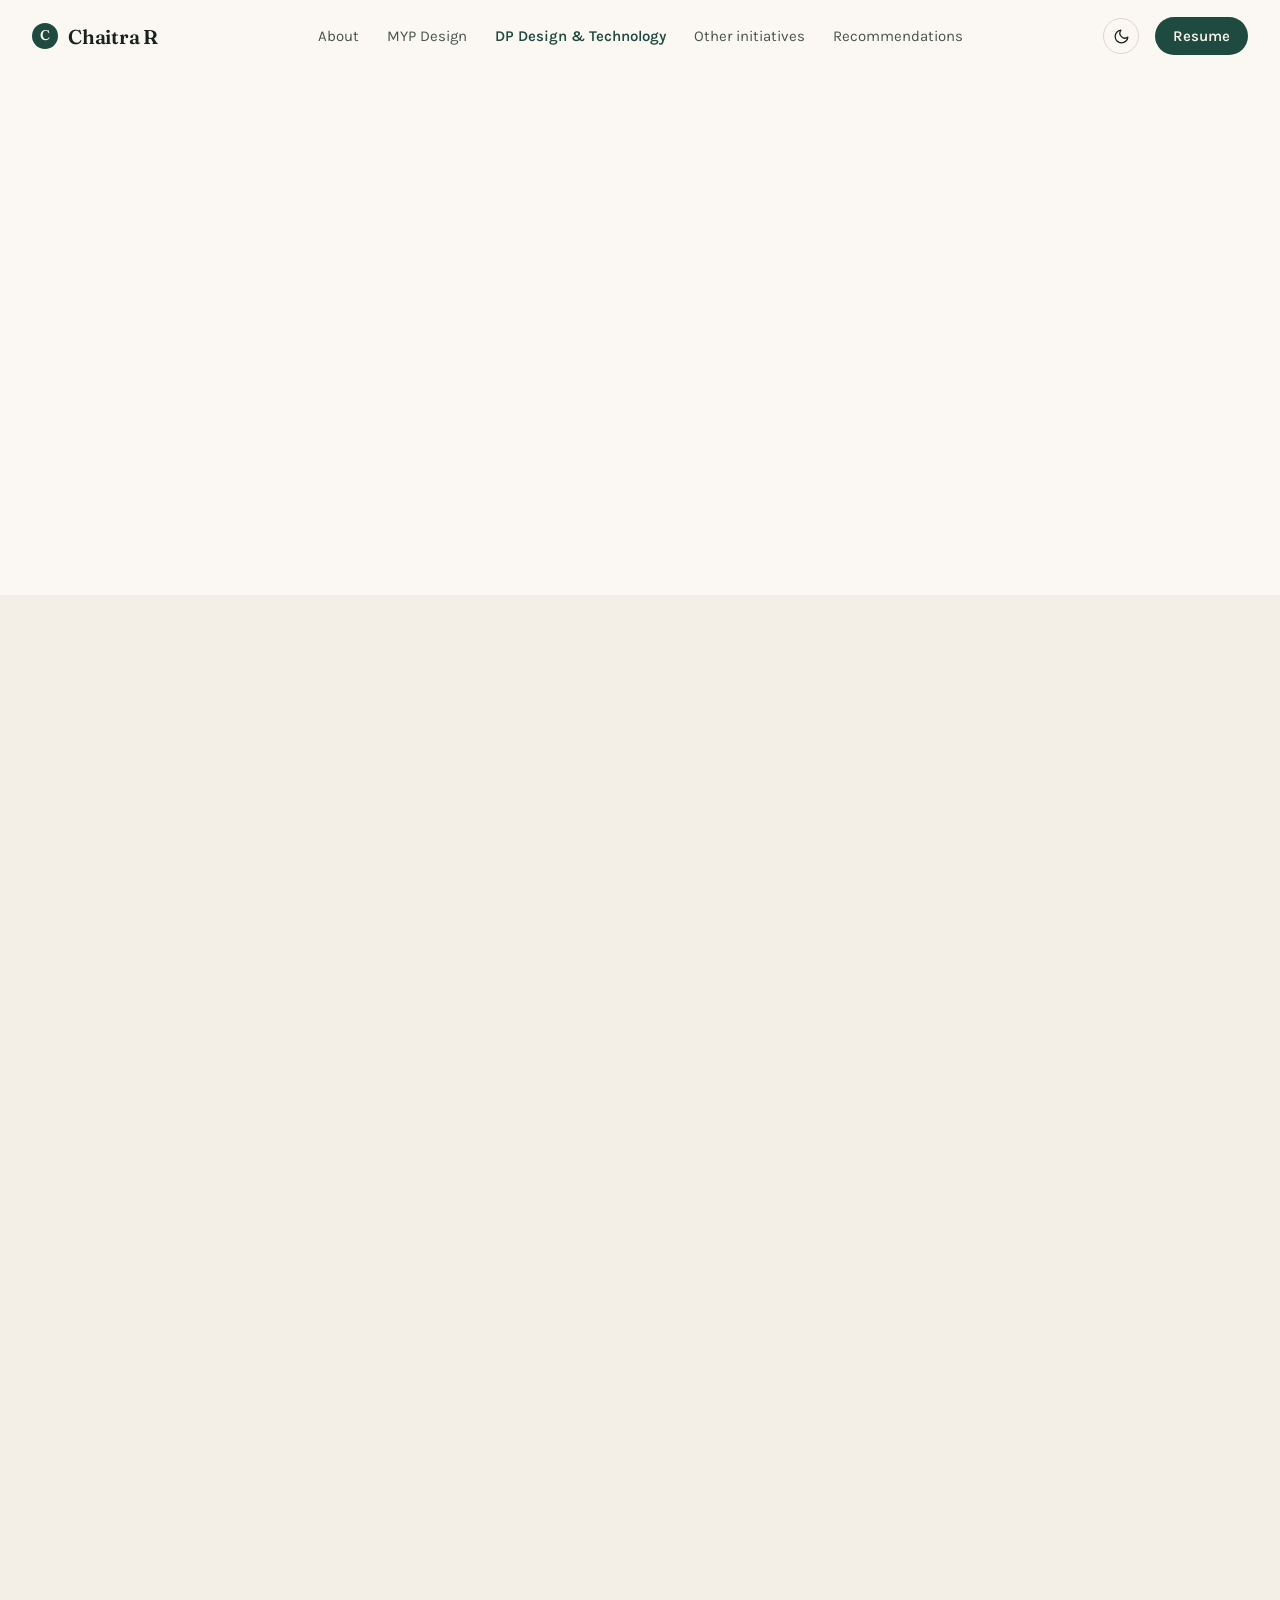
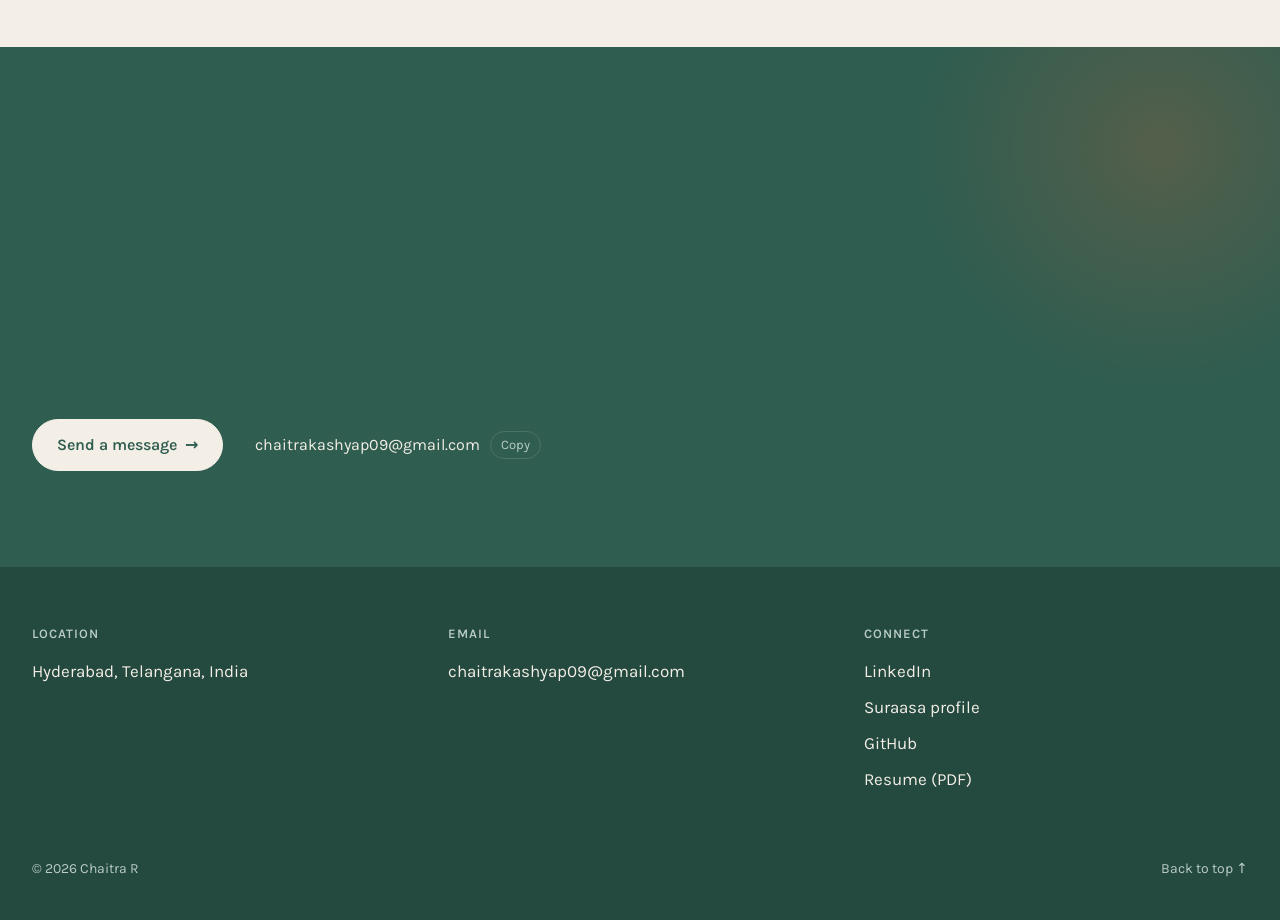
<file: dp-woodworking.html>
<!doctype html>
<html lang="en">
<head>
  <meta charset="utf-8">
  <meta name="viewport" content="width=device-width, initial-scale=1">
  <title>Woodworking and joinery — DP Design &amp; Technology — Chaitra R</title>
  <meta name="description" content="IB DP Design and Technology lesson presentations, interactive tools, simulations, and student work by Chaitra R.">
  <script>try { var t = localStorage.getItem('theme'); if (t) document.documentElement.dataset.theme = t; } catch (e) {}</script>
  <link rel="preconnect" href="https://fonts.googleapis.com">
  <link rel="preconnect" href="https://fonts.gstatic.com" crossorigin>
  <link href="https://fonts.googleapis.com/css2?family=Fraunces:ital,opsz,wght@0,9..144,400;0,9..144,500;0,9..144,600;1,9..144,400;1,9..144,500&family=Karla:wght@400;500;600;700&display=swap" rel="stylesheet">
  <link rel="stylesheet" href="css/style.css">
</head>
<body id="top">
  <header class="site-header">
    <div class="container header-inner">
      <a href="index.html" class="logo"><span class="logo-mark" aria-hidden="true">C</span>Chaitra R</a>
      <nav class="nav" id="menu" aria-label="Main">
        <a href="index.html">About</a>
        <a href="myp.html">MYP Design</a>
        <a href="dp.html" aria-current="page">DP Design &amp; Technology</a>
        <a href="initiatives.html">Other initiatives</a>
        <a href="index.html#recommendations">Recommendations</a>
      </nav>
      <div class="header-actions">
        <button class="icon-btn" id="themeToggle" aria-label="Switch to dark mode" title="Toggle theme">
          <svg class="icon-moon" viewBox="0 0 24 24" width="17" height="17" aria-hidden="true"><path d="M21 12.8A9 9 0 1 1 11.2 3a7 7 0 0 0 9.8 9.8z" fill="none" stroke="currentColor" stroke-width="1.8" stroke-linecap="round" stroke-linejoin="round"/></svg>
          <svg class="icon-sun" viewBox="0 0 24 24" width="17" height="17" aria-hidden="true"><circle cx="12" cy="12" r="4" fill="none" stroke="currentColor" stroke-width="1.8"/><path d="M12 2v2M12 20v2M4.9 4.9l1.4 1.4M17.7 17.7l1.4 1.4M2 12h2M20 12h2M4.9 19.1l1.4-1.4M17.7 6.3l1.4-1.4" stroke="currentColor" stroke-width="1.8" stroke-linecap="round"/></svg>
        </button>
        <a class="resume-btn" href="assets/Chaitra_R_CV.pdf" target="_blank" rel="noopener">Resume</a>
        <button class="icon-btn menu-toggle" id="menuToggle" aria-label="Open menu" aria-expanded="false" aria-controls="menu">☰</button>
      </div>
    </div>
  </header>

  <main>
    <section class="hero">
      <div class="container reveal">
        <a class="arrow-link back" href="dp.html#student-work"><span class="arr" aria-hidden="true">←</span> DP Design &amp; Technology</a>
        <p class="page-label">Student work</p>
        <h1>Woodworking and joinery</h1>
        <p class="lead">Level 1 woodworking: marking out, cutting, and fitting core wood joints by hand.</p>
        <div class="subnav" aria-label="Other categories">
          <a href="dp-cad.html">CAD modelling</a>
          <a href="dp-material-testing.html">Simulation and material testing</a>
          <a href="dp-fea.html">Finite element analysis</a>
          <a href="dp-3d-printing.html">3D print preparation</a>
        </div>
      </div>
    </section>

    <section class="section cream">
      <div class="container">
        <div class="gallery-group">
          <div class="gallery-head reveal">
            <h3>Level 1 joinery</h3>
            <div><p>Each joint is marked out with a try square and pencil, then cut and fitted with hand tools. Together they cover corner joints, housings for shelves, frame joints, and mitres reinforced with a spline.</p><div class="chips"><span class="chip">Finger joint</span><span class="chip">Rabbet</span><span class="chip">Dado</span><span class="chip">Mortise and tenon</span><span class="chip">Spline mitre</span></div></div>
          </div>
          <div class="gallery reveal">
            <figure><button class="shot" aria-label="View larger: The Level 1 joint set"><img src="assets/joinery/joinery-set.jpg" alt="Several hand-cut wooden joints laid out on handwritten notes" loading="lazy"></button><figcaption>The Level 1 joint set</figcaption></figure>
            <figure><button class="shot" aria-label="View larger: Finger joint"><img src="assets/joinery/finger-joint.jpg" alt="A finger joint marked out in pencil on a timber corner" loading="lazy"></button><figcaption>Finger joint</figcaption></figure>
            <figure><button class="shot" aria-label="View larger: Rabbet and dado"><img src="assets/joinery/rabbet-dado.jpg" alt="Two boards labelled Rabbet and Dado showing each cut" loading="lazy"></button><figcaption>Rabbet and dado</figcaption></figure>
            <figure><button class="shot" aria-label="View larger: Pinned mortise and tenon"><img src="assets/joinery/mortise-tenon.jpg" alt="A T-shaped mortise and tenon joint pinned with two dowels" loading="lazy"></button><figcaption>Pinned mortise and tenon</figcaption></figure>
            <figure><button class="shot" aria-label="View larger: Spline mitre"><img src="assets/joinery/spline-mitre.jpg" alt="A mitred corner labelled Spline Mitre with the spline slot marked out" loading="lazy"></button><figcaption>Spline mitre</figcaption></figure>
          </div>
        </div>
      </div>
    </section>
  </main>

  <section class="contact-block" id="contact">
    <div class="container">
      <h2 class="reveal">Get in touch, and let's design <em>better learning</em> together.</h2>
      <div class="actions">
        <a class="btn-pill" href="mailto:chaitrakashyap09@gmail.com">Send a message <span aria-hidden="true">→</span></a>
        <button class="copy-email" id="copyEmail" data-email="chaitrakashyap09@gmail.com">chaitrakashyap09@gmail.com <span class="copy-hint" id="copyHint">Copy</span></button>
      </div>
    </div>
  </section>

  <footer class="site-footer">
    <div class="container">
      <div class="footer-grid">
        <div><h4>Location</h4><p>Hyderabad, Telangana, India</p></div>
        <div><h4>Email</h4><a href="mailto:chaitrakashyap09@gmail.com">chaitrakashyap09@gmail.com</a></div>
        <div>
          <h4>Connect</h4>
          <ul>
            <li><a href="https://www.linkedin.com/in/chaitra-r-297427243" target="_blank" rel="noopener">LinkedIn</a></li>
            <li><a href="https://learn.suraasa.com/profile/chaitra-r" target="_blank" rel="noopener">Suraasa profile</a></li>
            <li><a href="https://github.com/Chaitrakashyap" target="_blank" rel="noopener">GitHub</a></li>
            <li><a href="assets/Chaitra_R_CV.pdf" target="_blank" rel="noopener">Resume (PDF)</a></li>
          </ul>
        </div>
      </div>
      <div class="footer-bottom"><span>© <span id="year">2026</span> Chaitra R</span><a href="#top">Back to top ↑</a></div>
    </div>
  </footer>

  <div class="toast" id="toast" role="status" aria-live="polite"></div>
  <div class="lightbox" id="lightbox" role="dialog" aria-modal="true" aria-label="Image viewer" hidden>
    <button class="lb-btn lb-close" id="lbClose" aria-label="Close">✕</button>
    <button class="lb-btn lb-prev" id="lbPrev" aria-label="Previous image">‹</button>
    <figure class="lb-figure">
      <img id="lbImg" alt="">
      <figcaption id="lbCaption"></figcaption>
    </figure>
    <button class="lb-btn lb-next" id="lbNext" aria-label="Next image">›</button>
  </div>
  <script src="js/main.js"></script>
</body>
</html>
</file>
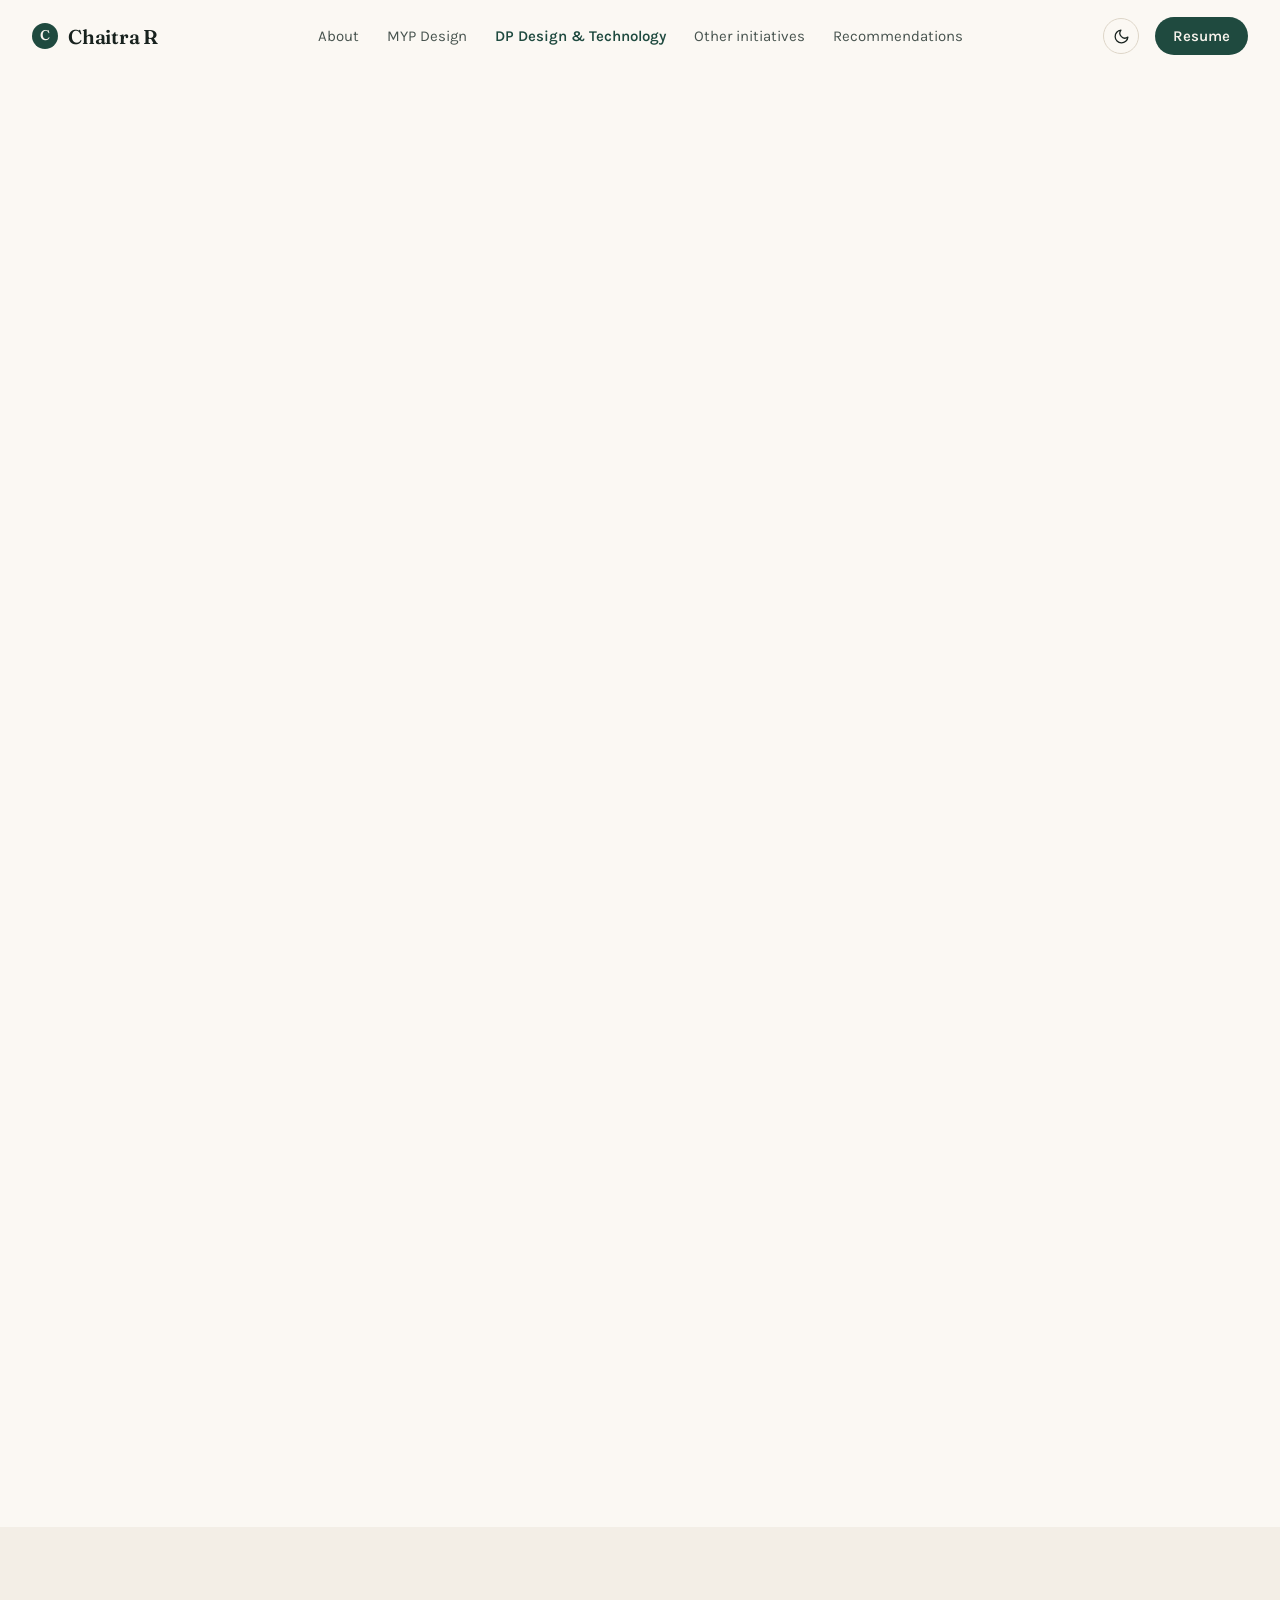
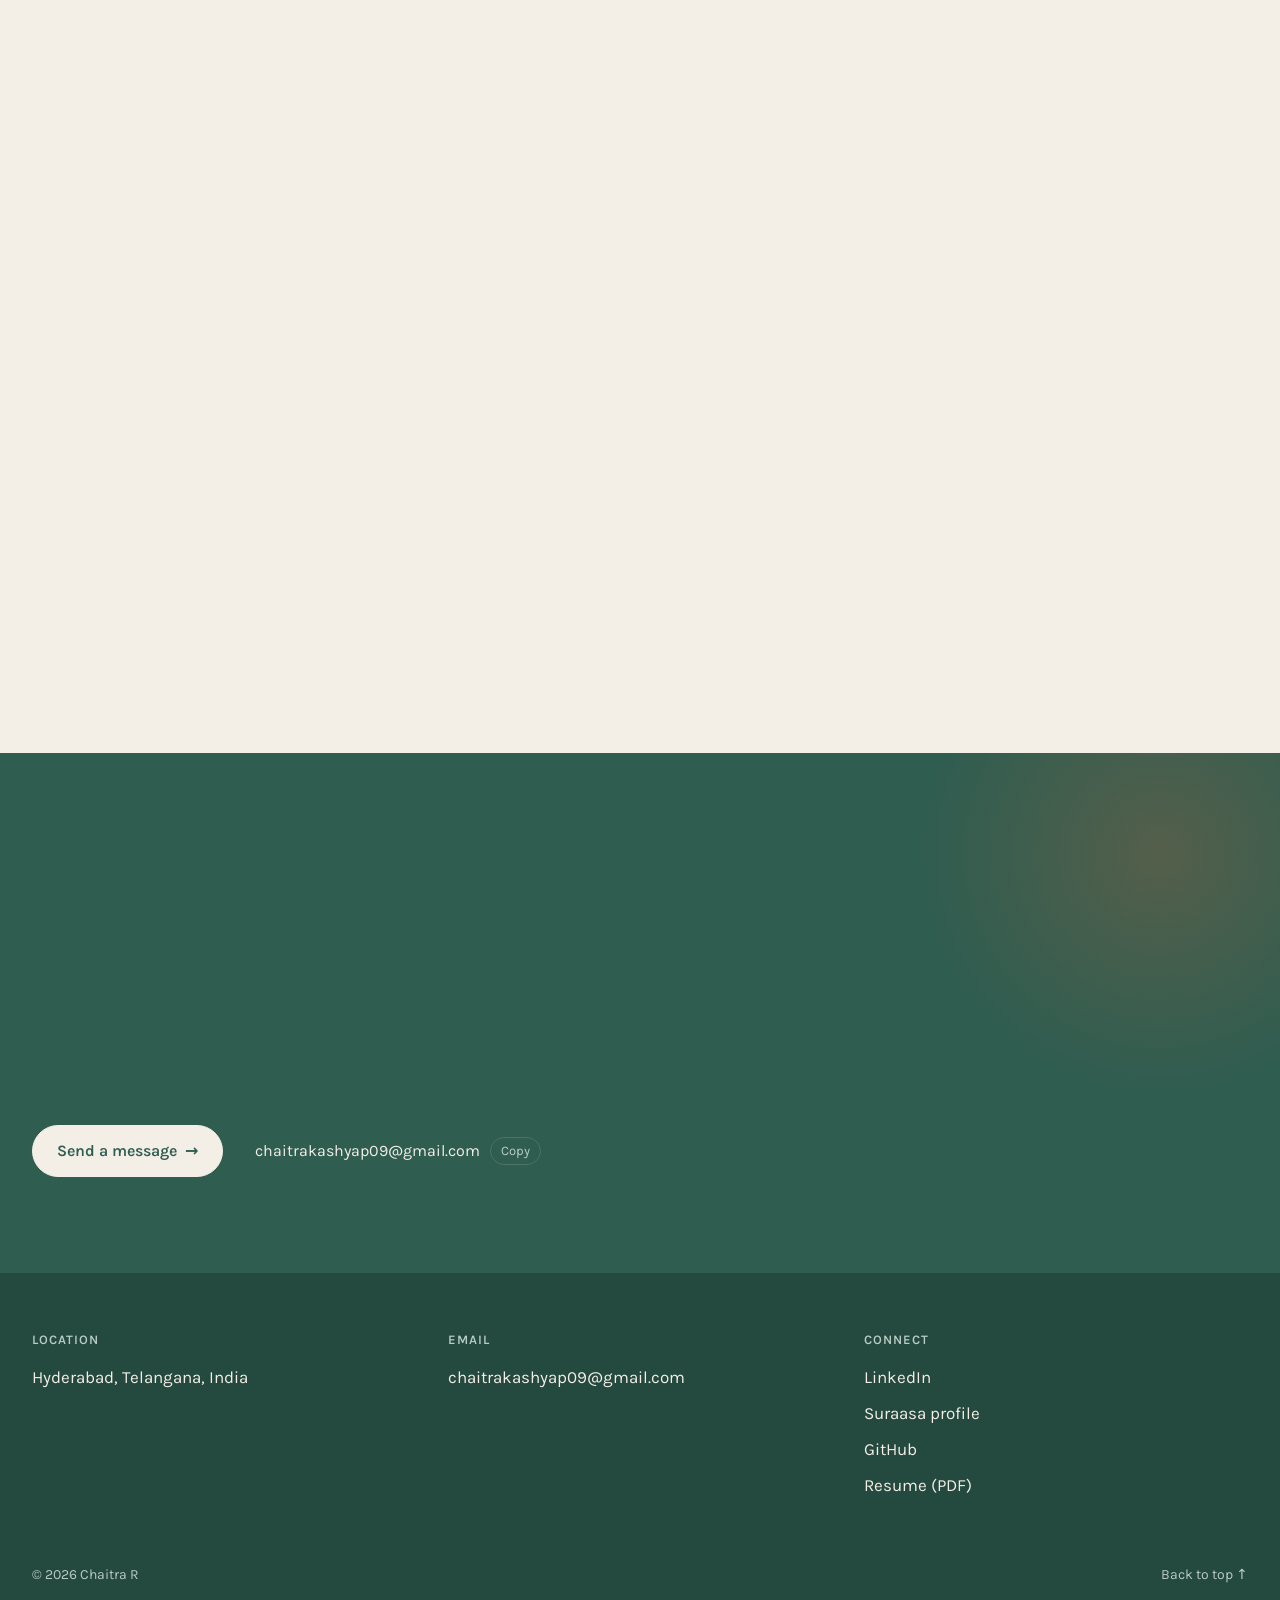
<file: dp.html>
<!doctype html>
<html lang="en">
<head>
  <meta charset="utf-8">
  <meta name="viewport" content="width=device-width, initial-scale=1">
  <title>DP Design &amp; Technology — Chaitra R</title>
  <meta name="description" content="IB DP Design and Technology lesson presentations, interactive tools, simulations, and student work by Chaitra R.">
  <script>try { var t = localStorage.getItem('theme'); if (t) document.documentElement.dataset.theme = t; } catch (e) {}</script>
  <link rel="preconnect" href="https://fonts.googleapis.com">
  <link rel="preconnect" href="https://fonts.gstatic.com" crossorigin>
  <link href="https://fonts.googleapis.com/css2?family=Fraunces:ital,opsz,wght@0,9..144,400;0,9..144,500;0,9..144,600;1,9..144,400;1,9..144,500&family=Karla:wght@400;500;600;700&display=swap" rel="stylesheet">
  <link rel="stylesheet" href="css/style.css">
</head>
<body id="top">
  <header class="site-header">
    <div class="container header-inner">
      <a href="index.html" class="logo"><span class="logo-mark" aria-hidden="true">C</span>Chaitra R</a>
      <nav class="nav" id="menu" aria-label="Main">
        <a href="index.html">About</a>
        <a href="myp.html">MYP Design</a>
        <a href="dp.html" aria-current="page">DP Design &amp; Technology</a>
        <a href="initiatives.html">Other initiatives</a>
        <a href="index.html#recommendations">Recommendations</a>
      </nav>
      <div class="header-actions">
        <button class="icon-btn" id="themeToggle" aria-label="Switch to dark mode" title="Toggle theme">
          <svg class="icon-moon" viewBox="0 0 24 24" width="17" height="17" aria-hidden="true"><path d="M21 12.8A9 9 0 1 1 11.2 3a7 7 0 0 0 9.8 9.8z" fill="none" stroke="currentColor" stroke-width="1.8" stroke-linecap="round" stroke-linejoin="round"/></svg>
          <svg class="icon-sun" viewBox="0 0 24 24" width="17" height="17" aria-hidden="true"><circle cx="12" cy="12" r="4" fill="none" stroke="currentColor" stroke-width="1.8"/><path d="M12 2v2M12 20v2M4.9 4.9l1.4 1.4M17.7 17.7l1.4 1.4M2 12h2M20 12h2M4.9 19.1l1.4-1.4M17.7 6.3l1.4-1.4" stroke="currentColor" stroke-width="1.8" stroke-linecap="round"/></svg>
        </button>
        <a class="resume-btn" href="assets/Chaitra_R_CV.pdf" target="_blank" rel="noopener">Resume</a>
        <button class="icon-btn menu-toggle" id="menuToggle" aria-label="Open menu" aria-expanded="false" aria-controls="menu">☰</button>
      </div>
    </div>
  </header>

  <main>
    <section class="hero">
      <div class="container reveal">
        <p class="page-label">DP Design &amp; Technology</p>
        <h1>From the design process to <em>exam-ready thinking.</em></h1>
        <p class="lead">I teach IB DP Design Technology at HL and SL and guide students through their Internal Assessments, aligned with the new DP syllabus (first assessment 2027).</p>
        <div class="subnav" aria-label="On this page">
          <a href="#approach">How I teach</a>
          <a href="#lessons">Lesson presentations</a>
          <a href="#tools">Interactive tools</a>
          <a href="#student-work">Student work</a>
        </div>
      </div>
    </section>

    <section class="section" id="approach">
      <div class="container">
        <div class="row-head reveal"><h2>How I teach DP</h2></div>
        <p class="muted-intro reveal">Engineering tools, simulation, and big questions, all in one design classroom.</p>
        <ol class="num-list card-grid two-grid">
          <li class="reveal">
            <span class="num">(01)</span>
            <div>
              <h3>Model, test, build, compare</h3>
              <p>Students model their ideas in CAD, test them with FEA simulation, then build physical prototypes and compare the results with their predictions.</p>
              <div class="chips"><span class="chip">CAD</span><span class="chip">FEA</span><span class="chip">Prototyping</span></div>
            </div>
          </li>
          <li class="reveal">
            <span class="num">(02)</span>
            <div>
              <h3>Simulation-based, interactive lessons</h3>
              <p>Students explore design concepts by testing, adjusting, and observing results, not just reading about them.</p>
              <div class="chips"><span class="chip">Simulation</span><span class="chip">Interactive</span></div>
            </div>
          </li>
          <li class="reveal">
            <span class="num">(03)</span>
            <div>
              <h3>TOK in Design</h3>
              <p>Students take positions on design claims, analyse real cases through the TOK elements (scope, perspectives, methods and tools, ethics), argue as different knowers, and build claim–counterclaim arguments and their own knowledge questions in a TOK journal.</p>
              <div class="chips"><span class="chip">Theory of Knowledge</span><span class="chip">Ethics</span><span class="chip">Argument</span></div>
            </div>
          </li>
          <li class="reveal">
            <span class="num">(04)</span>
            <div>
              <h3>Internal Assessment guidance</h3>
              <p>Guiding DP students through their Internal Assessments with regular, meaningful feedback against IB assessment criteria, and differentiated support for students of varying abilities.</p>
              <div class="chips"><span class="chip">IA</span><span class="chip">Feedback</span><span class="chip">Differentiation</span></div>
            </div>
          </li>
        </ol>
      </div>
    </section>

    <section class="section cream" id="lessons">
      <div class="container split">
        <div class="split-label sticky reveal">Lesson presentations<p>Slide decks (PPTX) I use to teach DP Design and Technology topics.</p></div>
        <div class="reveal">
          <article class="tool-card">
            <a class="media" href="resources/a2-2-prototyping-techniques.pdf" target="_blank" rel="noopener" aria-label="Open the A2.2 Prototyping techniques slides in a new tab"><img src="assets/resources/a2-2-prototyping-techniques.jpg" alt="Title slide: From sketch to solid, showing a torch as a freehand sketch, a wireframe and a solid model" loading="lazy"></a>
            <div class="tool-body">
              <h3>A2.2 Prototyping techniques: from sketch to solid</h3>
              <p>A 25-slide lesson built around one torch: 2D and 3D drawings, physical prototypes, scale, levels of fidelity, and surface, solid and virtual models, ending with FEA. It includes a think-pair-share hook, predict-then-reveal checks, quick scale maths, exam-style questions with model answers, a 3-2-1 exit ticket, and teacher notes on every slide.</p>
              <div class="chips"><span class="chip">A2.2 Prototyping</span><span class="chip">Fidelity</span><span class="chip">CAD models</span><span class="chip">PPTX</span></div>
              <a class="arrow-link" href="resources/a2-2-prototyping-techniques.pdf" target="_blank" rel="noopener">View the slides (PDF) <span class="arr" aria-hidden="true">→</span></a>
              <a class="arrow-link second" href="resources/a2-2-prototyping-techniques.pptx" download>Download the PPTX, with animations and notes <span class="arr" aria-hidden="true">↓</span></a>
            </div>
          </article>
        </div>
      </div>
    </section>

    <section class="section" id="tools">
      <div class="container">
        <div class="row-head reveal">
          <h2>Interactive classroom tools</h2>
          <span class="chip">Opens in a new tab</span>
        </div>
        <div class="tool-grid">
          <article class="tool-card reveal">
            <a class="media" href="resources/orthographic-projection-torch.html" target="_blank" rel="noopener" aria-label="Open the orthographic projection torch simulation in a new tab"><img src="assets/resources/orthographic-projection-torch.jpg" alt="Torch simulation projecting a flange onto three planes, with the front and top views placed on a first-angle drawing sheet" loading="lazy"></a>
            <div class="tool-body">
              <h3>Orthographic projection: torch simulation</h3>
              <p>In a dark room, students shine a torch at a 3D object from the front, top, left and right, watch the parallel rays project each view onto its plane, then send each view to a first-angle drawing sheet. Fourteen models, from Fusion 360 parts to a mug, chair and laptop, with hidden lines on or off and a scene they can rotate.</p>
              <div class="chips"><span class="chip">Orthographic projection</span><span class="chip">First angle</span><span class="chip">A2.2</span></div>
              <a class="arrow-link" href="resources/orthographic-projection-torch.html" target="_blank" rel="noopener">Open the simulation <span class="arr" aria-hidden="true">→</span></a>
            </div>
          </article>
          <article class="tool-card reveal">
            <a class="media" href="resources/clue-to-prototype-studio.html" target="_blank" rel="noopener" aria-label="Open From Clue to Prototype in a new tab"><img src="assets/resources/clue-to-prototype-studio.jpg" alt="From Clue to Prototype studio showing the five design process stages A to E" loading="lazy"></a>
            <div class="tool-body">
              <h3>From Clue to Prototype: Design Process Studio</h3>
              <p>A team-based studio where students pick a mystery user and follow the evidence through all five stages of the design process, from persona and research to a virtual prototype they present and defend. Every activity is tagged with its syllabus statement (2.1.1–2.1.15) and command term, with teacher notes and a team journal.</p>
              <div class="chips"><span class="chip">Design process</span><span class="chip">Topic 2.1</span><span class="chip">Group work</span></div>
              <a class="arrow-link" href="resources/clue-to-prototype-studio.html" target="_blank" rel="noopener">Open the studio <span class="arr" aria-hidden="true">→</span></a>
            </div>
          </article>
          <article class="tool-card reveal">
            <a class="media" href="resources/which-gate-quiz.html" target="_blank" rel="noopener" aria-label="Open Which Gate quiz in a new tab"><img src="assets/resources/which-gate-quiz.jpg" alt="Which Gate quiz showing a scenario and seven logic gate options" loading="lazy"></a>
            <div class="tool-body">
              <h3>Which Gate? Logic gate scenario quiz</h3>
              <p>Fourteen real-world scenarios, from bank lockers to staircase lights. Students choose the right gate (AND, OR, NOT, NAND, NOR, XOR, XNOR), then get the rule, an explanation, and the truth table.</p>
              <div class="chips"><span class="chip">Electronics</span><span class="chip">Logic gates</span><span class="chip">Self-marking</span></div>
              <a class="arrow-link" href="resources/which-gate-quiz.html" target="_blank" rel="noopener">Take the quiz <span class="arr" aria-hidden="true">→</span></a>
            </div>
          </article>
          <article class="tool-card reveal">
            <a class="media" href="resources/paper-2-command-terms-guide.pdf" target="_blank" rel="noopener" aria-label="Open the Paper 2 guide PDF in a new tab"><img src="assets/resources/paper-2-command-terms-guide.jpg" alt="First page of the Paper 2 answer-writing guide showing the BUGS method" loading="lazy"></a>
            <div class="tool-body">
              <h3>Paper 2 answer-writing guide: command terms</h3>
              <p>A 16-page guide for the first-assessment-2027 syllabus. It teaches the BUGS method for reading questions, a three-level command term ladder linked to the assessment objectives, sentence frames, and practice questions with a self-marking checklist.</p>
              <div class="chips"><span class="chip">Exam skills</span><span class="chip">Paper 2</span><span class="chip">PDF</span></div>
              <a class="arrow-link" href="resources/paper-2-command-terms-guide.pdf" target="_blank" rel="noopener">Read the guide <span class="arr" aria-hidden="true">→</span></a>
            </div>
          </article>
        </div>
      </div>
    </section>

    <section class="section cream" id="student-work">
      <div class="container">
        <div class="row-head reveal">
          <h2>Student work — CAD, simulation, testing, and woodworking</h2>
          <span class="chip">5 categories</span>
        </div>
        <p class="muted-intro reveal">Work by my DP Design and Technology students. Choose a category to see the full set. Student names are always hidden.</p>
        <div class="work-grid four five">
          <a class="work-card reveal" href="dp-cad.html">
            <div class="media"><img class="center" src="assets/simulations/fusion-final-model.jpg" alt="Finished Fusion 360 bracket model" loading="lazy"></div>
            <div class="work-meta"><strong>CAD modelling</strong><span>Fusion 360 and Creo</span></div>
            <p class="card-desc">Converting 2D drawings into 3D models, generative design, product modelling in Fusion 360, and parametric parts and assemblies in Creo.</p>
            <span class="arrow-link">View the work <span class="arr" aria-hidden="true">→</span></span>
          </a>
          <a class="work-card reveal" href="dp-material-testing.html">
            <div class="media"><img class="center" src="assets/simulations/stress-strain-comparison.jpg" alt="Comparative stress–strain curves" loading="lazy"></div>
            <div class="work-meta"><strong>Simulation and material testing</strong><span>Tensile tests and stress–strain curves</span></div>
            <p class="card-desc">Virtual tensile tests on steel and magnesium alloy, and stress–strain curves that compare how different materials behave under load.</p>
            <span class="arrow-link">View the work <span class="arr" aria-hidden="true">→</span></span>
          </a>
          <a class="work-card reveal" href="dp-fea.html">
            <div class="media"><img class="center" src="assets/simulations/ansys-equivalent-stress.jpg" alt="Ansys von Mises stress result" loading="lazy"></div>
            <div class="work-meta"><strong>Finite element analysis</strong><span>Ansys Mechanical</span></div>
            <p class="card-desc">Static structural analysis of a bracket in Ansys: geometry, supports and loads, then deformation, von Mises stress, and principal stress results.</p>
            <span class="arrow-link">View the work <span class="arr" aria-hidden="true">→</span></span>
          </a>
          <a class="work-card reveal" href="dp-3d-printing.html">
            <div class="media"><img class="center" src="assets/simulations/slicer-book-spreader.jpg" alt="Slicer preview of the book spreader with supports" loading="lazy"></div>
            <div class="work-meta"><strong>3D print preparation</strong><span>Slicing and supports</span></div>
            <p class="card-desc">Preparing the Fusion 360 models for printing: slicer settings, support structures, and print orientation.</p>
            <span class="arrow-link">View the work <span class="arr" aria-hidden="true">→</span></span>
          </a>
          <a class="work-card reveal" href="dp-woodworking.html">
            <div class="media"><img class="center" src="assets/joinery/joinery-set.jpg" alt="A set of hand-cut wooden joints" loading="lazy"></div>
            <div class="work-meta"><strong>Woodworking and joinery</strong><span>Level 1 hand-cut joints</span></div>
            <p class="card-desc">Marking out, cutting, and fitting core joints by hand: finger, rabbet, dado, mortise and tenon, and spline mitre.</p>
            <span class="arrow-link">View the work <span class="arr" aria-hidden="true">→</span></span>
          </a>
        </div>
      </div>
    </section>

  </main>

  <section class="contact-block" id="contact">
    <div class="container">
      <h2 class="reveal">Get in touch, and let's design <em>better learning</em> together.</h2>
      <div class="actions">
        <a class="btn-pill" href="mailto:chaitrakashyap09@gmail.com">Send a message <span aria-hidden="true">→</span></a>
        <button class="copy-email" id="copyEmail" data-email="chaitrakashyap09@gmail.com">chaitrakashyap09@gmail.com <span class="copy-hint" id="copyHint">Copy</span></button>
      </div>
    </div>
  </section>

  <footer class="site-footer">
    <div class="container">
      <div class="footer-grid">
        <div><h4>Location</h4><p>Hyderabad, Telangana, India</p></div>
        <div><h4>Email</h4><a href="mailto:chaitrakashyap09@gmail.com">chaitrakashyap09@gmail.com</a></div>
        <div>
          <h4>Connect</h4>
          <ul>
            <li><a href="https://www.linkedin.com/in/chaitra-r-297427243" target="_blank" rel="noopener">LinkedIn</a></li>
            <li><a href="https://learn.suraasa.com/profile/chaitra-r" target="_blank" rel="noopener">Suraasa profile</a></li>
            <li><a href="https://github.com/Chaitrakashyap" target="_blank" rel="noopener">GitHub</a></li>
            <li><a href="assets/Chaitra_R_CV.pdf" target="_blank" rel="noopener">Resume (PDF)</a></li>
          </ul>
        </div>
      </div>
      <div class="footer-bottom"><span>© <span id="year">2026</span> Chaitra R</span><a href="#top">Back to top ↑</a></div>
    </div>
  </footer>

  <div class="toast" id="toast" role="status" aria-live="polite"></div>
  <div class="lightbox" id="lightbox" role="dialog" aria-modal="true" aria-label="Image viewer" hidden>
    <button class="lb-btn lb-close" id="lbClose" aria-label="Close">✕</button>
    <button class="lb-btn lb-prev" id="lbPrev" aria-label="Previous image">‹</button>
    <figure class="lb-figure">
      <img id="lbImg" alt="">
      <figcaption id="lbCaption"></figcaption>
    </figure>
    <button class="lb-btn lb-next" id="lbNext" aria-label="Next image">›</button>
  </div>
  <script src="js/main.js"></script>
</body>
</html>
</file>
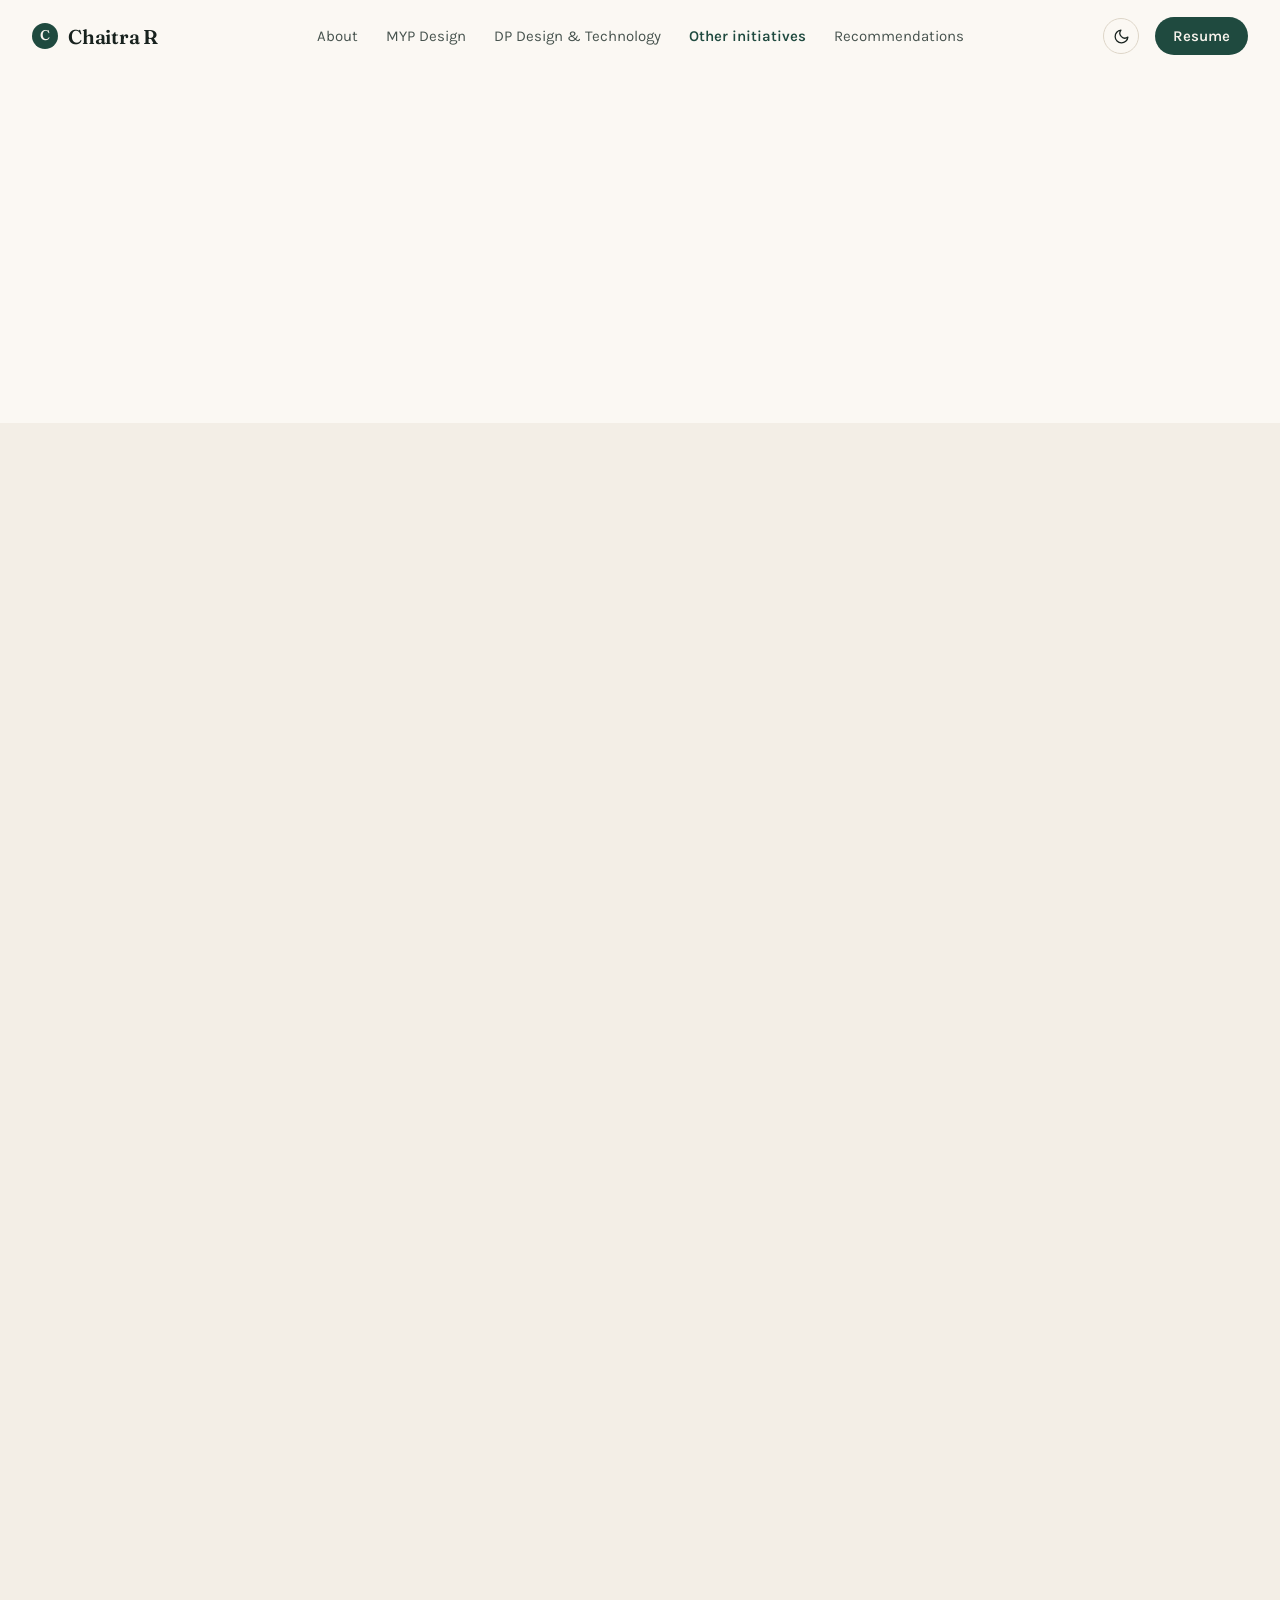
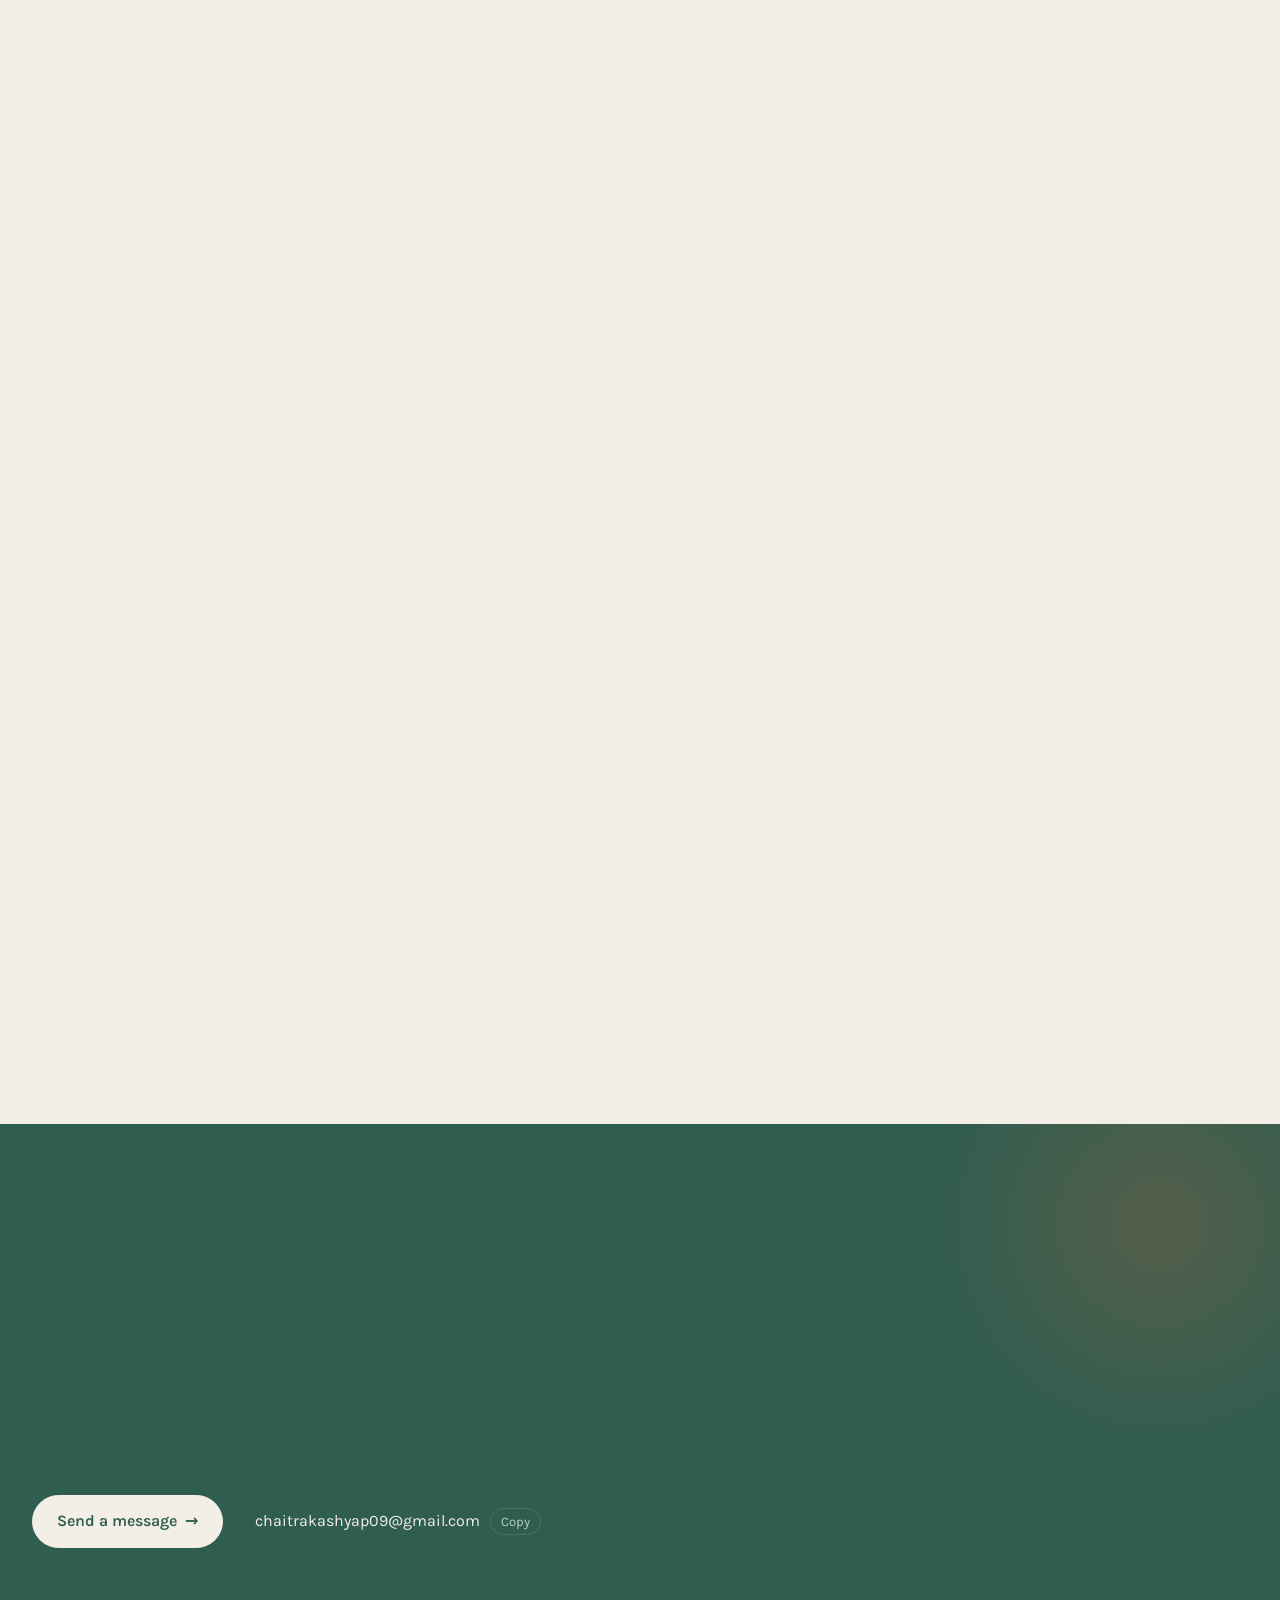
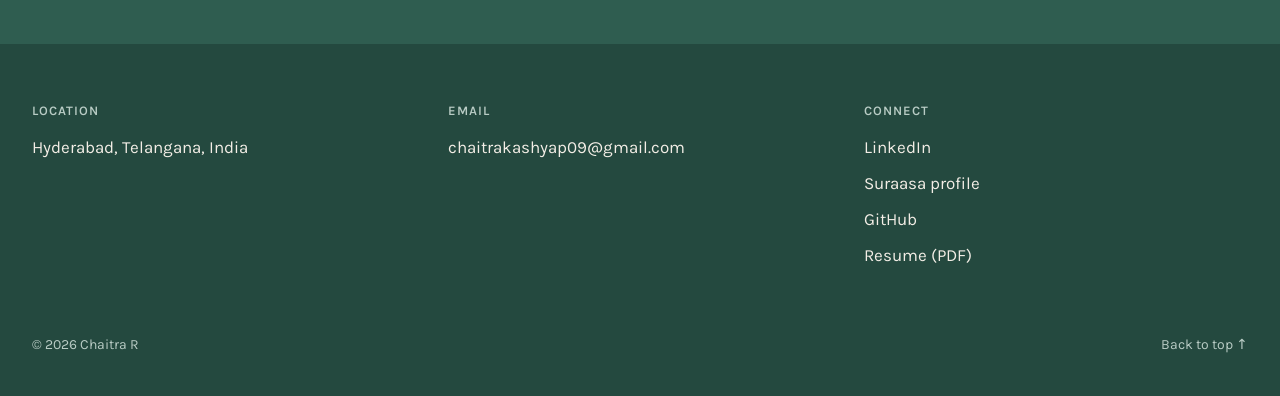
<file: initiatives.html>
<!doctype html>
<html lang="en">
<head>
  <meta charset="utf-8">
  <meta name="viewport" content="width=device-width, initial-scale=1">
  <title>Other initiatives — Chaitra R</title>
  <meta name="description" content="Innovation workshops, hackathons, and educator workshops facilitated by Chaitra R: T-Works Great Innovation Challenge, Sreenidhi Ignite, and SAIBSA.">
  <script>try { var t = localStorage.getItem('theme'); if (t) document.documentElement.dataset.theme = t; } catch (e) {}</script>
  <link rel="preconnect" href="https://fonts.googleapis.com">
  <link rel="preconnect" href="https://fonts.gstatic.com" crossorigin>
  <link href="https://fonts.googleapis.com/css2?family=Fraunces:ital,opsz,wght@0,9..144,400;0,9..144,500;0,9..144,600;1,9..144,400;1,9..144,500&family=Karla:wght@400;500;600;700&display=swap" rel="stylesheet">
  <link rel="stylesheet" href="css/style.css">
</head>
<body id="top">
  <header class="site-header">
    <div class="container header-inner">
      <a href="index.html" class="logo"><span class="logo-mark" aria-hidden="true">C</span>Chaitra R</a>
      <nav class="nav" id="menu" aria-label="Main">
        <a href="index.html">About</a>
        <a href="myp.html">MYP Design</a>
        <a href="dp.html">DP Design &amp; Technology</a>
        <a href="initiatives.html" aria-current="page">Other initiatives</a>
        <a href="index.html#recommendations">Recommendations</a>
      </nav>
      <div class="header-actions">
        <button class="icon-btn" id="themeToggle" aria-label="Switch to dark mode" title="Toggle theme">
          <svg class="icon-moon" viewBox="0 0 24 24" width="17" height="17" aria-hidden="true"><path d="M21 12.8A9 9 0 1 1 11.2 3a7 7 0 0 0 9.8 9.8z" fill="none" stroke="currentColor" stroke-width="1.8" stroke-linecap="round" stroke-linejoin="round"/></svg>
          <svg class="icon-sun" viewBox="0 0 24 24" width="17" height="17" aria-hidden="true"><circle cx="12" cy="12" r="4" fill="none" stroke="currentColor" stroke-width="1.8"/><path d="M12 2v2M12 20v2M4.9 4.9l1.4 1.4M17.7 17.7l1.4 1.4M2 12h2M20 12h2M4.9 19.1l1.4-1.4M17.7 6.3l1.4-1.4" stroke="currentColor" stroke-width="1.8" stroke-linecap="round"/></svg>
        </button>
        <a class="resume-btn" href="assets/Chaitra_R_CV.pdf" target="_blank" rel="noopener">Resume</a>
        <button class="icon-btn menu-toggle" id="menuToggle" aria-label="Open menu" aria-expanded="false" aria-controls="menu">☰</button>
      </div>
    </div>
  </header>

  <main>
    <section class="hero compact">
      <div class="container reveal">
        <p class="page-label">Other initiatives</p>
        <h1>Beyond the classroom: <em>labs, makeathons, and innovation partnerships.</em></h1>
      </div>
    </section>

    <section class="section cream tight">
      <div class="container">
        <div class="init-grid">
          <article class="init-card wide reveal" id="ignite">
            <div class="init-head">
              <div>
                <h2>IGNITE — Design makeathon and hackathon festival</h2>
                <p>Lead organiser of IGNITE, the MYP/DP Design department's annual makeathon and hackathon festival. I plan the themes and categories, the budget and materials, and communication with students and parents.</p>
              </div>
              <div class="chips"><span class="chip">Lead organiser</span><span class="chip">Makeathon</span><span class="chip">Hackathon</span></div>
            </div>
            <div class="gallery" data-preview="4">
            <figure><button class="shot" aria-label="View larger: Ignite prize winners"><img src="assets/ignite/ignite-winners.jpg" alt="Prize-winning team holding certificates and a trophy on stage, faces hidden" loading="lazy"></button><figcaption>Prize winners with their certificates and trophy</figcaption></figure>
            <figure><button class="shot" aria-label="View larger: Wearable prototype"><img src="assets/ignite/ignite-assistive-glove.jpg" alt="Student wearing an arm-mounted electronics prototype with servo-driven finger attachments, face hidden" loading="lazy"></button><figcaption>Wearable electronics prototype with servo-driven fingers</figcaption></figure>
            <figure><button class="shot" aria-label="View larger: Pitch deck"><img src="assets/ignite/ignite-shellx-pitch.jpg" alt="Laptop showing a student pitch slide for SHELLX, a smart umbrella, with four target audiences" loading="lazy"></button><figcaption>Pitch deck — SHELLX smart umbrella target audiences</figcaption></figure>
            <figure><button class="shot" aria-label="View larger: Mentor session"><img src="assets/ignite/ignite-mentor-session.jpg" alt="Team presenting their idea to a mentor at a table, student faces hidden" loading="lazy"></button><figcaption>Teams presenting their ideas to a mentor</figcaption></figure>
            <figure><button class="shot" aria-label="View larger: Circuit build"><img src="assets/ignite/ignite-circuit-build.jpg" alt="Working with a team on a motor and battery circuit, student faces hidden" loading="lazy"></button><figcaption>Building and troubleshooting a motor circuit</figcaption></figure>
            <figure><button class="shot" aria-label="View larger: Measuring plywood"><img src="assets/ignite/ignite-measuring-plywood.jpg" alt="Marking out a plywood sheet with a student before cutting, student face hidden" loading="lazy"></button><figcaption>Marking out plywood before cutting</figcaption></figure>
            <figure><button class="shot" aria-label="View larger: Jigsaw cutting"><img src="assets/ignite/ignite-jigsaw-cutting.jpg" alt="Student cutting plywood with a jigsaw while wearing safety glasses, faces hidden" loading="lazy"></button><figcaption>Jigsaw cutting with safety glasses on</figcaption></figure>
            <figure><button class="shot" aria-label="View larger: Plywood assembly"><img src="assets/ignite/ignite-plywood-assembly.jpg" alt="Students nailing together a plywood prototype, faces hidden" loading="lazy"></button><figcaption>Assembling a plywood prototype</figcaption></figure>
            </div>
          </article>

          <article class="init-card wide reveal" id="t-works">
            <div class="init-head">
              <div>
                <h2>T-Works and the Great Innovation Challenge</h2>
                <p>Trained at T-Works, Hyderabad, then trained teachers and ran hands-on design workshops for students. Mentored students through the 2-month Great Innovation Challenge social innovation bootcamp, from identifying community problems to prototyping and presenting solutions.</p>
                <a class="arrow-link" href="index.html#recommendations">Read the letter of appreciation <span class="arr" aria-hidden="true">→</span></a>
              </div>
              <div class="chips"><span class="chip">Teacher training</span><span class="chip">Social innovation</span><span class="chip">2-month bootcamp</span></div>
            </div>
            <div class="gallery" data-preview="4">
              <figure><button class="shot" aria-label="View larger: Team pitch"><img src="assets/tworks/tworks-team-presentation.jpg" alt="Three students giving a timed pitch beside their cardboard prototype, faces hidden" loading="lazy"></button><figcaption>A team's timed pitch</figcaption></figure>
              <figure><button class="shot" aria-label="View larger: Prototype demo"><img src="assets/tworks/tworks-prototype-demo.jpg" alt="Students demonstrating a wheeled cardboard prototype with a laptop, faces hidden" loading="lazy"></button><figcaption>Live demo of a working prototype</figcaption></figure>
              <figure><button class="shot" aria-label="View larger: Smart homes model"><img src="assets/tworks/tworks-smart-homes.jpg" alt="Students presenting a prototype made of model houses, faces hidden" loading="lazy"></button><figcaption>A team walks through their model</figcaption></figure>
              <figure><button class="shot" aria-label="View larger: Mentoring"><img src="assets/tworks/tworks-mentoring.jpg" alt="Mentoring two students during the bootcamp, student faces hidden" loading="lazy"></button><figcaption>Mentoring teams through their design decisions</figcaption></figure>
              <figure><button class="shot" aria-label="View larger: Showcase"><img src="assets/tworks/tworks-showcase-audience.jpg" alt="A student showing her prototype up close to parents in the audience, student faces hidden" loading="lazy"></button><figcaption>Showing the build up close to parents</figcaption></figure>
            </div>
          </article>

          <article class="init-card reveal" id="t-hub">
            <h2>T-Hub, Hyderabad</h2>
            <p>Ran sessions for students and led student visits to the innovation hub.</p>
            <div class="chips"><span class="chip">Innovation hub</span><span class="chip">Student visits</span></div>
            <div class="slot-row">
            <div class="photo-slot"><span>T-Hub photos coming soon</span></div>
            </div>
          </article>

          <article class="init-card reveal" id="saibsa">
            <h2>MYP Design workshop, SAIBSA 2024</h2>
            <p>Facilitated an MYP Design workshop for educators at the South Asia IB Schools Association (SAIBSA) in 2024.</p>
            <div class="chips"><span class="chip">IB MYP</span><span class="chip">Educators</span><span class="chip">2024</span></div>
            <div class="slot-row">
            <div class="photo-slot"><span>Workshop photos coming soon</span></div>
            </div>
          </article>

          <article class="init-card reveal" id="labs">
            <h2>Design Lab / Makerspace and Robotics Lab</h2>
            <p>Set up the school's Design Lab / Makerspace and Robotics Lab from scratch, planning the space, equipment, and safe working routines. I lead woodworking, 3D printing, and CAD-to-prototype work there.</p>
            <div class="chips"><span class="chip">Lab setup</span><span class="chip">Safety</span><span class="chip">Woodworking</span><span class="chip">3D printing</span></div>
          </article>
        </div>
      </div>
    </section>
  </main>

  <section class="contact-block" id="contact">
    <div class="container">
      <h2 class="reveal">Get in touch, and let's design <em>better learning</em> together.</h2>
      <div class="actions">
        <a class="btn-pill" href="mailto:chaitrakashyap09@gmail.com">Send a message <span aria-hidden="true">→</span></a>
        <button class="copy-email" id="copyEmail" data-email="chaitrakashyap09@gmail.com">chaitrakashyap09@gmail.com <span class="copy-hint" id="copyHint">Copy</span></button>
      </div>
    </div>
  </section>

  <footer class="site-footer">
    <div class="container">
      <div class="footer-grid">
        <div><h4>Location</h4><p>Hyderabad, Telangana, India</p></div>
        <div><h4>Email</h4><a href="mailto:chaitrakashyap09@gmail.com">chaitrakashyap09@gmail.com</a></div>
        <div>
          <h4>Connect</h4>
          <ul>
            <li><a href="https://www.linkedin.com/in/chaitra-r-297427243" target="_blank" rel="noopener">LinkedIn</a></li>
            <li><a href="https://learn.suraasa.com/profile/chaitra-r" target="_blank" rel="noopener">Suraasa profile</a></li>
            <li><a href="https://github.com/Chaitrakashyap" target="_blank" rel="noopener">GitHub</a></li>
            <li><a href="assets/Chaitra_R_CV.pdf" target="_blank" rel="noopener">Resume (PDF)</a></li>
          </ul>
        </div>
      </div>
      <div class="footer-bottom"><span>© <span id="year">2026</span> Chaitra R</span><a href="#top">Back to top ↑</a></div>
    </div>
  </footer>

  <div class="toast" id="toast" role="status" aria-live="polite"></div>
  <div class="lightbox" id="lightbox" role="dialog" aria-modal="true" aria-label="Image viewer" hidden>
    <button class="lb-btn lb-close" id="lbClose" aria-label="Close">✕</button>
    <button class="lb-btn lb-prev" id="lbPrev" aria-label="Previous image">‹</button>
    <figure class="lb-figure">
      <img id="lbImg" alt="">
      <figcaption id="lbCaption"></figcaption>
    </figure>
    <button class="lb-btn lb-next" id="lbNext" aria-label="Next image">›</button>
  </div>
  <script src="js/main.js"></script>
</body>
</html>
</file>
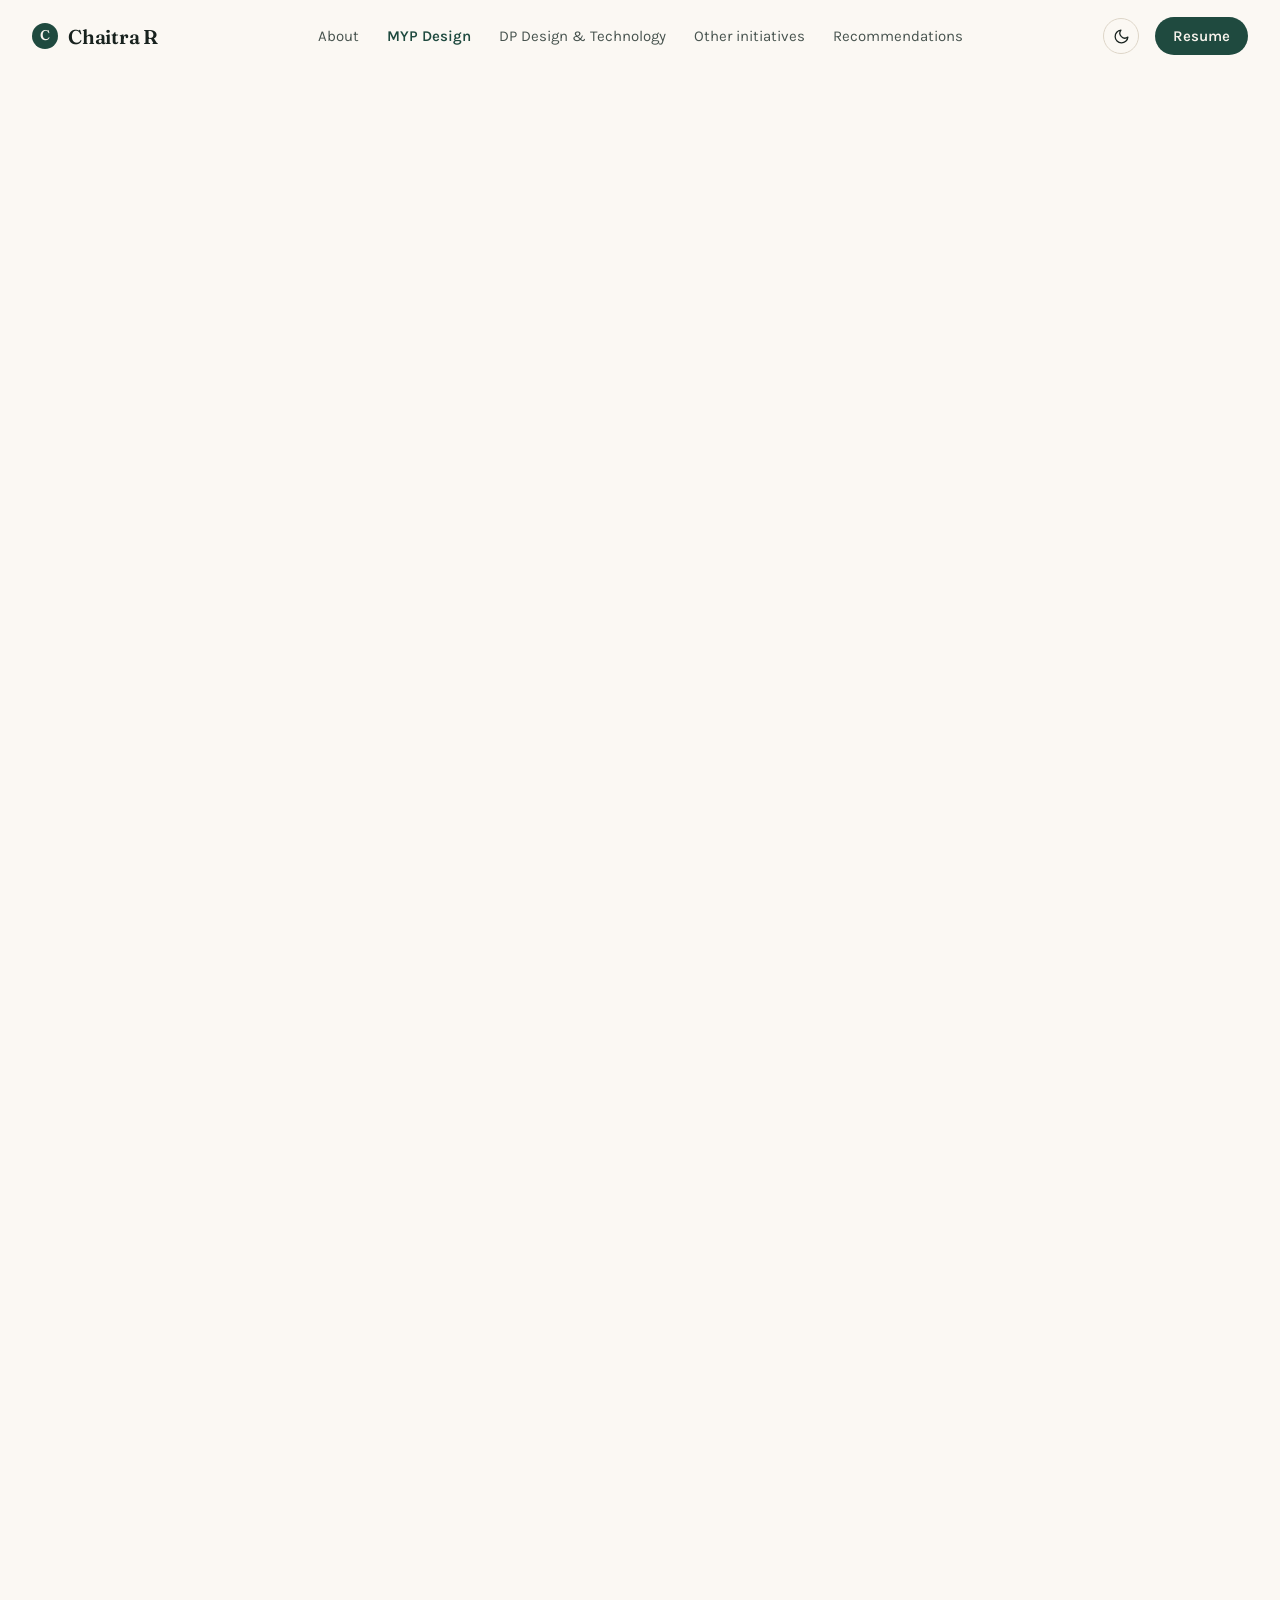
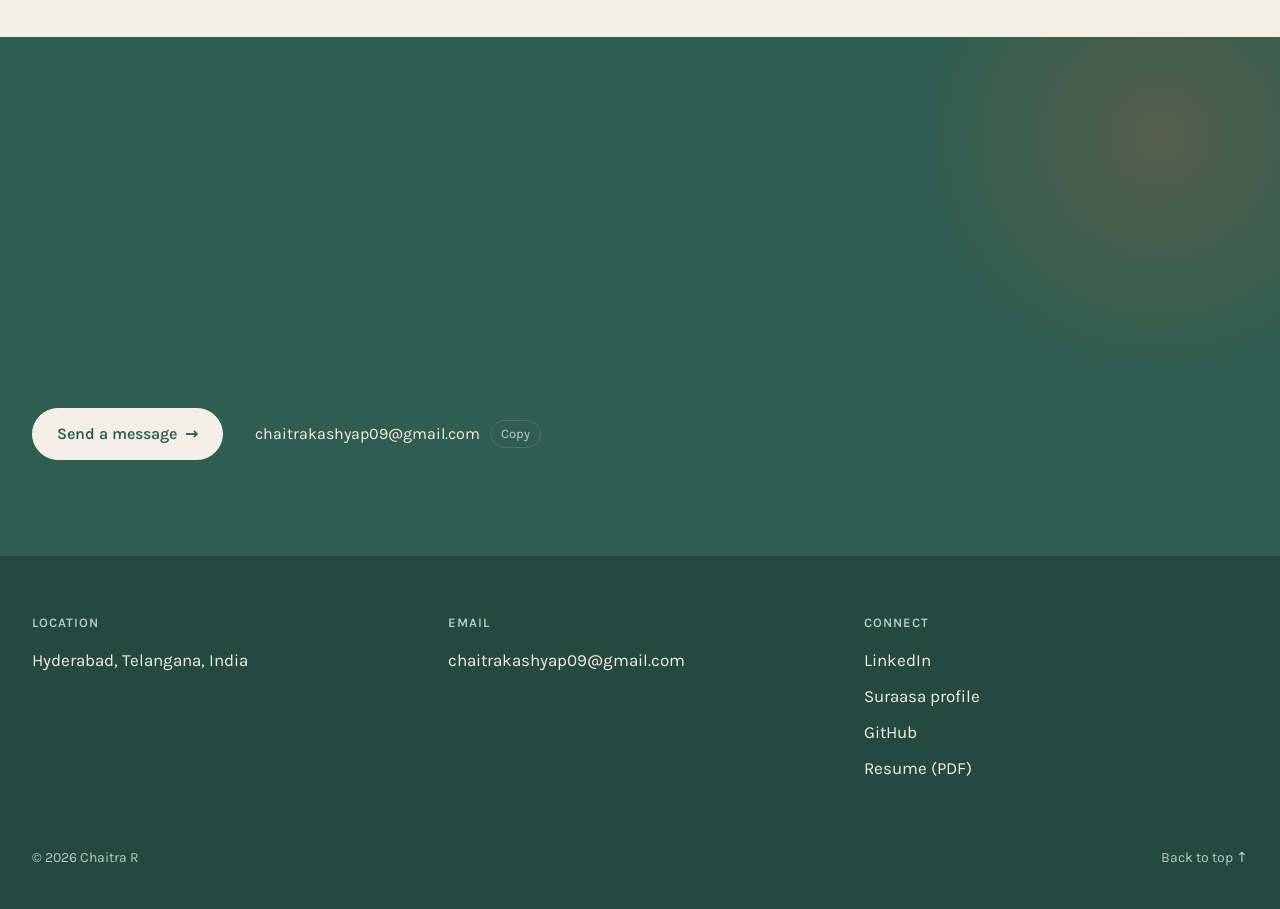
<file: myp.html>
<!doctype html>
<html lang="en">
<head>
  <meta charset="utf-8">
  <meta name="viewport" content="width=device-width, initial-scale=1">
  <title>MYP Design — Chaitra R</title>
  <meta name="description" content="IB MYP Design lesson plans and student work by Chaitra R: Arduino electronics, coding, sustainable design, and Personal Project supervision.">
  <script>try { var t = localStorage.getItem('theme'); if (t) document.documentElement.dataset.theme = t; } catch (e) {}</script>
  <link rel="preconnect" href="https://fonts.googleapis.com">
  <link rel="preconnect" href="https://fonts.gstatic.com" crossorigin>
  <link href="https://fonts.googleapis.com/css2?family=Fraunces:ital,opsz,wght@0,9..144,400;0,9..144,500;0,9..144,600;1,9..144,400;1,9..144,500&family=Karla:wght@400;500;600;700&display=swap" rel="stylesheet">
  <link rel="stylesheet" href="css/style.css">
</head>
<body id="top">
  <header class="site-header">
    <div class="container header-inner">
      <a href="index.html" class="logo"><span class="logo-mark" aria-hidden="true">C</span>Chaitra R</a>
      <nav class="nav" id="menu" aria-label="Main">
        <a href="index.html">About</a>
        <a href="myp.html" aria-current="page">MYP Design</a>
        <a href="dp.html">DP Design &amp; Technology</a>
        <a href="initiatives.html">Other initiatives</a>
        <a href="index.html#recommendations">Recommendations</a>
      </nav>
      <div class="header-actions">
        <button class="icon-btn" id="themeToggle" aria-label="Switch to dark mode" title="Toggle theme">
          <svg class="icon-moon" viewBox="0 0 24 24" width="17" height="17" aria-hidden="true"><path d="M21 12.8A9 9 0 1 1 11.2 3a7 7 0 0 0 9.8 9.8z" fill="none" stroke="currentColor" stroke-width="1.8" stroke-linecap="round" stroke-linejoin="round"/></svg>
          <svg class="icon-sun" viewBox="0 0 24 24" width="17" height="17" aria-hidden="true"><circle cx="12" cy="12" r="4" fill="none" stroke="currentColor" stroke-width="1.8"/><path d="M12 2v2M12 20v2M4.9 4.9l1.4 1.4M17.7 17.7l1.4 1.4M2 12h2M20 12h2M4.9 19.1l1.4-1.4M17.7 6.3l1.4-1.4" stroke="currentColor" stroke-width="1.8" stroke-linecap="round"/></svg>
        </button>
        <a class="resume-btn" href="assets/Chaitra_R_CV.pdf" target="_blank" rel="noopener">Resume</a>
        <button class="icon-btn menu-toggle" id="menuToggle" aria-label="Open menu" aria-expanded="false" aria-controls="menu">☰</button>
      </div>
    </div>
  </header>

  <main>
    <section class="hero">
      <div class="container reveal">
        <p class="page-label">MYP Design</p>
        <h1>From curiosity to <em>code, circuits, and prototypes.</em></h1>
        <p class="lead">I teach IB MYP Design across Years 1–5, with units built around Arduino electronics, coding, sustainable design, and community-centred problem solving. IB MYP Design Category 2 trained.</p>
        <div class="subnav" aria-label="On this page">
          <a href="#lesson-plans">Lesson plans</a>
          <a href="#differentiation">Differentiated assessment</a>
          <a href="#student-work">Student work</a>
          <a href="#eportfolios">MYP 5 ePortfolios</a>
        </div>
      </div>
    </section>

    <section class="section" id="lesson-plans">
      <div class="container">
        <div class="row-head reveal"><h2>Lesson plans and interactive classes</h2></div>
        <div class="two-panel">
          <article class="panel reveal">
            <p class="page-label">Lesson plans</p>
            <h3>Unit and lesson plans</h3>
            <p class="panel-intro">Lesson plans from my MYP Design units, with objectives, activities, and assessment.</p>
            <ol class="lp-list">
              <li class="lp-slot"><span class="num">(01)</span><div><h4>Lesson plan 1</h4><p>Coming soon</p></div></li>
              <li class="lp-slot"><span class="num">(02)</span><div><h4>Lesson plan 2</h4><p>Coming soon</p></div></li>
              <li class="lp-slot"><span class="num">(03)</span><div><h4>Lesson plan 3</h4><p>Coming soon</p></div></li>
              <li class="lp-slot"><span class="num">(04)</span><div><h4>Lesson plan 4</h4><p>Coming soon</p></div></li>
            </ol>
          </article>
          <article class="panel reveal">
            <p class="page-label">Simulation-based interactive classes</p>
            <h3>Ardu's Lab — interactive coding simulations</h3>
            <p class="panel-intro">Interactive lessons I built to teach coding through everyday stories: variables as labelled lunchboxes, if decisions, and for loops, plus a night light, a parking sensor, and a predict-the-robot game. The Arduino code highlights each line as it runs, and students guess what happens next.</p>
            <a class="item-media" href="resources/ardus-lab.html" target="_blank" rel="noopener" aria-label="Open Ardu's Lab in a new tab"><img src="assets/resources/ardus-lab.jpg" alt="Ardu's Lab parking sensor simulation with highlighted Arduino code" loading="lazy"></a>
            <div class="chips"><span class="chip">Variables</span><span class="chip">If statements</span><span class="chip">For loops</span><span class="chip">Arduino</span></div>
            <a class="arrow-link" href="resources/ardus-lab.html" target="_blank" rel="noopener">Open the lab <span class="arr" aria-hidden="true">→</span></a>
          </article>
        </div>
      </div>
    </section>

    <section class="section cream" id="differentiation">
      <div class="container">
        <div class="row-head reveal">
          <h2>Differentiated assessment</h2>
          <span class="chip">MYP 3 · Criterion A</span>
        </div>
        <p class="muted-intro reveal">For the MYP 3 unit <em>Sustainable cities and communities</em>, I created three levels of the Criterion A (Inquiring and analysing) template, each with a matching task-specific clarification. Every student works towards the same criterion, with scaffolding that matches where they are.</p>
        <div class="tool-grid">
          <article class="tool-card reveal">
            <a class="media" href="resources/differentiation/criterion-a-template-level-1.pdf" target="_blank" rel="noopener" aria-label="Open the Level 1 template PDF"><img src="assets/myp/criterion-a-template-level-1.jpg" alt="First page of the Level 1 Criterion A template" loading="lazy"></a>
            <div class="tool-body">
              <h3>Level 1 · bands 1–4</h3>
              <p>The most scaffolded version, with sentence starters, guiding descriptors, and hints for each strand.</p>
              <div class="chips"><span class="chip">Scaffolded</span><span class="chip">Sentence starters</span></div>
              <a class="arrow-link" href="resources/differentiation/criterion-a-template-level-1.pdf" target="_blank" rel="noopener">Template <span class="arr" aria-hidden="true">↗</span></a>
              <a class="arrow-link second" href="resources/differentiation/criterion-a-tsc-level-1.pdf" target="_blank" rel="noopener">Task-specific clarification <span class="arr" aria-hidden="true">↗</span></a>
            </div>
          </article>
          <article class="tool-card reveal">
            <a class="media" href="resources/differentiation/criterion-a-template-level-2.pdf" target="_blank" rel="noopener" aria-label="Open the Level 2 template PDF"><img src="assets/myp/criterion-a-template-level-2.jpg" alt="First page of the Level 2 Criterion A template" loading="lazy"></a>
            <div class="tool-body">
              <h3>Level 2 · bands 5–6</h3>
              <p>Students explain the need for a solution for a specific client or target audience and plan their research, with some guidance.</p>
              <div class="chips"><span class="chip">Guided</span><span class="chip">Client focus</span></div>
              <a class="arrow-link" href="resources/differentiation/criterion-a-template-level-2.pdf" target="_blank" rel="noopener">Template <span class="arr" aria-hidden="true">↗</span></a>
              <a class="arrow-link second" href="resources/differentiation/criterion-a-tsc-level-2.pdf" target="_blank" rel="noopener">Task-specific clarification <span class="arr" aria-hidden="true">↗</span></a>
            </div>
          </article>
          <article class="tool-card reveal">
            <a class="media" href="resources/differentiation/criterion-a-template-level-3.pdf" target="_blank" rel="noopener" aria-label="Open the Level 3 template PDF"><img src="assets/myp/criterion-a-template-level-3.jpg" alt="First page of the Level 3 Criterion A template" loading="lazy"></a>
            <div class="tool-body">
              <h3>Level 3 · bands 7–8</h3>
              <p>Minimal scaffolding. Students explain and justify the need, present proof of the problem, and build a detailed, prioritised research plan.</p>
              <div class="chips"><span class="chip">Independent</span><span class="chip">Justify</span></div>
              <a class="arrow-link" href="resources/differentiation/criterion-a-template-level-3.pdf" target="_blank" rel="noopener">Template <span class="arr" aria-hidden="true">↗</span></a>
              <a class="arrow-link second" href="resources/differentiation/criterion-a-tsc-level-3.pdf" target="_blank" rel="noopener">Task-specific clarification <span class="arr" aria-hidden="true">↗</span></a>
            </div>
          </article>
        </div>
      </div>
    </section>

    <section class="section" id="student-work">
      <div class="container">
        <div class="row-head reveal">
          <h2>Student work</h2>
          <span class="chip">Click any image to enlarge</span>
        </div>
        <p class="muted-intro reveal">Projects from my MYP Design classes. Student names and faces are always hidden.</p>

        <div class="gallery-group">
          <div class="gallery-head reveal">
            <h3>MYP 1 — Electronic board games</h3>
            <div><p>Students designed quiz-style board games with a simple circuit: touch the probe to a matching pair and the light comes on. The back of each board shows the wiring they planned and built.</p><div class="chips"><span class="chip">Circuits</span><span class="chip">Game design</span><span class="chip">MYP 1</span></div></div>
          </div>
          <div class="gallery reveal" data-preview="3">
            <figure><button class="shot" aria-label="View larger: Geo-Matcher front"><img src="assets/myp/board-game-geo-front.jpg" alt="Geo-Matcher board game matching countries to monuments" loading="lazy"></button><figcaption>Geo-Matcher — countries and monuments</figcaption></figure>
            <figure><button class="shot" aria-label="View larger: Geo-Matcher wiring"><img src="assets/myp/board-game-geo-back.jpg" alt="Back of the Geo-Matcher board showing the wiring, student names blurred" loading="lazy"></button><figcaption>Geo-Matcher — wiring on the back</figcaption></figure>
            <figure><button class="shot" aria-label="View larger: Maths board game"><img src="assets/myp/board-game-math-front.jpg" alt="Maths board game with questions along a path and answer tiles" loading="lazy"></button><figcaption>Maths quiz path game</figcaption></figure>
            <figure><button class="shot" aria-label="View larger: Maths game wiring"><img src="assets/myp/board-game-math-back.jpg" alt="Back of the maths board game showing wiring between questions and answers" loading="lazy"></button><figcaption>Maths game — wiring on the back</figcaption></figure>
            <figure><button class="shot" aria-label="View larger: Flag Dash"><img src="assets/myp/board-game-flag-front.jpg" alt="Flag Dash board game matching flags to country names" loading="lazy"></button><figcaption>Flag Dash — match the flag to the country</figcaption></figure>
            <figure><button class="shot" aria-label="View larger: Flag Dash wiring"><img src="assets/myp/board-game-flag-back.jpg" alt="Back of the Flag Dash board with battery and wiring" loading="lazy"></button><figcaption>Flag Dash — battery and wiring</figcaption></figure>
          </div>
        </div>

        <div class="gallery-group">
          <div class="gallery-head reveal">
            <h3>IDU with Individuals and Societies — Light up a culture</h3>
            <div><p>An interdisciplinary unit with Humanities. Students researched a culture and created an artwork that lights up, soldering LED circuits into their designs.</p><div class="chips"><span class="chip">IDU</span><span class="chip">Soldering</span><span class="chip">Culture</span></div></div>
          </div>
          <div class="gallery reveal" data-preview="3">
            <figure><button class="shot" aria-label="View larger: Japan artwork"><img src="assets/myp/idu-japan.jpg" alt="Painting of Japan with Mount Fuji and lanterns lit by LEDs, student faces hidden" loading="lazy"></button><figcaption>Japan — lanterns lit with LEDs</figcaption></figure>
            <figure><button class="shot" aria-label="View larger: Greek culture artwork"><img src="assets/myp/idu-apollo.jpg" alt="Drawing of Apollo with a lyre lit by LEDs, student faces hidden" loading="lazy"></button><figcaption>Ancient Greece — Apollo's lyre lights up</figcaption></figure>
            <figure><button class="shot" aria-label="View larger: Soldering"><img src="assets/myp/idu-soldering.jpg" alt="Students soldering LED connections on a canvas board, faces hidden" loading="lazy"></button><figcaption>Soldering the LED circuit</figcaption></figure>
          </div>
        </div>

        <div class="gallery-group">
          <div class="gallery-head reveal">
            <h3>Robots, boats, and sensors</h3>
            <div><p>Hands-on electronics units where students built and tested line-following robots, remote-controlled boats, and Arduino sensor prototypes.</p><div class="chips"><span class="chip">Robotics</span><span class="chip">Motors</span><span class="chip">Sensors</span></div></div>
          </div>
          <div class="gallery reveal" data-preview="3">
            <figure><video class="clip" src="assets/myp/rc-boat-test.mp4" poster="assets/myp/rc-boat-test.jpg" controls muted playsinline preload="none" aria-label="Video of student RC boats being tested in a water tank"></video><figcaption>RC boats on the test tank (video)</figcaption></figure>
            <figure><button class="shot" aria-label="View larger: RC boat test"><img src="assets/myp/rc-boat-test.jpg" alt="Students testing RC boats in a water tank, faces hidden" loading="lazy"></button><figcaption>Testing the RC boats</figcaption></figure>
            <figure><button class="shot" aria-label="View larger: Line-following robot"><img src="assets/myp/line-follower-track.jpg" alt="Line-following robot on a taped test track" loading="lazy"></button><figcaption>Line-following robot on the test track</figcaption></figure>
            <figure><button class="shot" aria-label="View larger: Soil sensor"><img src="assets/myp/soil-sensor-2.jpg" alt="Arduino circuit with soil moisture sensors in soil samples" loading="lazy"></button><figcaption>Arduino soil moisture sensor prototype</figcaption></figure>
            <figure><button class="shot" aria-label="View larger: Soil sensor setup"><img src="assets/myp/soil-sensor-1.jpg" alt="Soil samples labelled healthy and unhealthy beside an Arduino circuit and a Tinkercad model" loading="lazy"></button><figcaption>Comparing soil samples with the sensor</figcaption></figure>
          </div>
        </div>

        <div class="gallery-group">
          <div class="gallery-head reveal">
            <h3>Debug the System — faulty circuit challenges</h3>
            <div><p>ATL focus: critical thinking (analysing, debugging, and troubleshooting systems). Students received Arduino circuits with deliberate faults in Tinkercad and had to find and fix the errors in the wiring and the code.</p><div class="chips"><span class="chip">ATL: Critical thinking</span><span class="chip">Tinkercad</span><span class="chip">Debugging</span></div></div>
          </div>
          <div class="gallery reveal" data-preview="3">
            <figure><button class="shot" aria-label="View larger: Running lights challenge"><img src="assets/myp/debug-challenge-doc.jpg" alt="Challenge sheet for the running lights faulty circuit, student name blurred" loading="lazy"></button><figcaption>Challenge 2: Running lights</figcaption></figure>
            <figure><button class="shot" aria-label="View larger: Compiler errors"><img src="assets/myp/debug-errors-1.jpg" alt="Tinkercad showing highlighted code errors to fix" loading="lazy"></button><figcaption>Reading the compiler errors</figcaption></figure>
            <figure><button class="shot" aria-label="View larger: Fixing the code"><img src="assets/myp/debug-errors-2.jpg" alt="Student fixing highlighted errors in Arduino code" loading="lazy"></button><figcaption>Fixing the code line by line</figcaption></figure>
            <figure><button class="shot" aria-label="View larger: Tinkercad circuit"><img src="assets/myp/debug-tinkercad-1.jpg" alt="Student working on an Arduino LED circuit in Tinkercad" loading="lazy"></button><figcaption>Tracing the circuit</figcaption></figure>
            <figure><button class="shot" aria-label="View larger: iPad circuit"><img src="assets/myp/debug-ipad.jpg" alt="Student debugging a two-LED circuit on an iPad" loading="lazy"></button><figcaption>Debugging a two-LED circuit</figcaption></figure>
            <figure><button class="shot" aria-label="View larger: Testing the fix"><img src="assets/myp/debug-tinkercad-3.jpg" alt="Student testing a corrected four-LED circuit" loading="lazy"></button><figcaption>Testing the corrected circuit</figcaption></figure>
          </div>
        </div>
      </div>
    </section>

    <section class="section cream" id="eportfolios">
      <div class="container">
        <div class="row-head reveal">
          <h2>MYP 5 Design ePortfolios I guided</h2>
          <span class="chip">eAssessment · May 2025</span>
        </div>
        <p class="muted-intro reveal">Excerpts from MYP 5 Design ePortfolios by students I supervised: the table of contents and the opening pages of Criterion A. Names and candidate codes are removed.</p>

        <div class="gallery-group">
          <div class="gallery-head reveal">
            <h3>Seat cushion for posture correction</h3>
            <div><p>A conceptual design of a seat cushion that helps teenagers keep a healthy posture during long study sessions.</p></div>
          </div>
          <div class="gallery contain ep-pages reveal" data-preview="2">
            <figure><button class="shot" aria-label="View larger: Table of contents, Seat cushion for posture correction"><img src="assets/myp/ep/ep-a-p1.jpg" alt="Table of contents of the ePortfolio: Seat cushion for posture correction" loading="lazy"></button><figcaption>Table of contents</figcaption></figure>
            <figure><button class="shot" aria-label="View larger: Criterion A — page 1, Seat cushion for posture correction"><img src="assets/myp/ep/ep-a-p2.jpg" alt="Criterion A — page 1 of the ePortfolio: Seat cushion for posture correction" loading="lazy"></button><figcaption>Criterion A — page 1</figcaption></figure>
            <figure><button class="shot" aria-label="View larger: Criterion A — page 2, Seat cushion for posture correction"><img src="assets/myp/ep/ep-a-p3.jpg" alt="Criterion A — page 2 of the ePortfolio: Seat cushion for posture correction" loading="lazy"></button><figcaption>Criterion A — page 2</figcaption></figure>
            <figure><button class="shot" aria-label="View larger: Criterion A — page 3, Seat cushion for posture correction"><img src="assets/myp/ep/ep-a-p4.jpg" alt="Criterion A — page 3 of the ePortfolio: Seat cushion for posture correction" loading="lazy"></button><figcaption>Criterion A — page 3</figcaption></figure>
          </div>
        </div>

        <div class="gallery-group">
          <div class="gallery-head reveal">
            <h3>An inclusive, multipurpose community centre</h3>
            <div><p>Designing a community centre that brings people of all ages and abilities together.</p></div>
          </div>
          <div class="gallery contain ep-pages reveal" data-preview="2">
            <figure><button class="shot" aria-label="View larger: Table of contents, An inclusive, multipurpose community centre"><img src="assets/myp/ep/ep-b-p1.jpg" alt="Table of contents of the ePortfolio: An inclusive, multipurpose community centre" loading="lazy"></button><figcaption>Table of contents</figcaption></figure>
            <figure><button class="shot" aria-label="View larger: Criterion A — page 1, An inclusive, multipurpose community centre"><img src="assets/myp/ep/ep-b-p2.jpg" alt="Criterion A — page 1 of the ePortfolio: An inclusive, multipurpose community centre" loading="lazy"></button><figcaption>Criterion A — page 1</figcaption></figure>
            <figure><button class="shot" aria-label="View larger: Criterion A — page 2, An inclusive, multipurpose community centre"><img src="assets/myp/ep/ep-b-p3.jpg" alt="Criterion A — page 2 of the ePortfolio: An inclusive, multipurpose community centre" loading="lazy"></button><figcaption>Criterion A — page 2</figcaption></figure>
            <figure><button class="shot" aria-label="View larger: Criterion A — page 3, An inclusive, multipurpose community centre"><img src="assets/myp/ep/ep-b-p4.jpg" alt="Criterion A — page 3 of the ePortfolio: An inclusive, multipurpose community centre" loading="lazy"></button><figcaption>Criterion A — page 3</figcaption></figure>
          </div>
        </div>

        <div class="gallery-group">
          <div class="gallery-head reveal">
            <h3>Smart casualwear for hygienic habits</h3>
            <div><p>Casualwear smart clothing that helps young children build hygienic habits.</p></div>
          </div>
          <div class="gallery contain ep-pages reveal" data-preview="2">
            <figure><button class="shot" aria-label="View larger: Table of contents, Smart casualwear for hygienic habits"><img src="assets/myp/ep/ep-c-p1.jpg" alt="Table of contents of the ePortfolio: Smart casualwear for hygienic habits" loading="lazy"></button><figcaption>Table of contents</figcaption></figure>
            <figure><button class="shot" aria-label="View larger: Criterion A — page 1, Smart casualwear for hygienic habits"><img src="assets/myp/ep/ep-c-p2.jpg" alt="Criterion A — page 1 of the ePortfolio: Smart casualwear for hygienic habits" loading="lazy"></button><figcaption>Criterion A — page 1</figcaption></figure>
            <figure><button class="shot" aria-label="View larger: Criterion A — page 2, Smart casualwear for hygienic habits"><img src="assets/myp/ep/ep-c-p3.jpg" alt="Criterion A — page 2 of the ePortfolio: Smart casualwear for hygienic habits" loading="lazy"></button><figcaption>Criterion A — page 2</figcaption></figure>
            <figure><button class="shot" aria-label="View larger: Criterion A — page 3, Smart casualwear for hygienic habits"><img src="assets/myp/ep/ep-c-p4.jpg" alt="Criterion A — page 3 of the ePortfolio: Smart casualwear for hygienic habits" loading="lazy"></button><figcaption>Criterion A — page 3</figcaption></figure>
          </div>
        </div>

        <div class="gallery-group">
          <div class="gallery-head reveal">
            <h3>TobacPatch — a burn-healing patch for teens</h3>
            <div><p>Exploring how modern science and natural remedies can combine in a wound-healing burn patch for teenagers.</p></div>
          </div>
          <div class="gallery contain ep-pages reveal" data-preview="2">
            <figure><button class="shot" aria-label="View larger: Table of contents, TobacPatch — a burn-healing patch for teens"><img src="assets/myp/ep/ep-d-p1.jpg" alt="Table of contents of the ePortfolio: TobacPatch — a burn-healing patch for teens" loading="lazy"></button><figcaption>Table of contents</figcaption></figure>
            <figure><button class="shot" aria-label="View larger: Criterion A — page 1, TobacPatch — a burn-healing patch for teens"><img src="assets/myp/ep/ep-d-p2.jpg" alt="Criterion A — page 1 of the ePortfolio: TobacPatch — a burn-healing patch for teens" loading="lazy"></button><figcaption>Criterion A — page 1</figcaption></figure>
            <figure><button class="shot" aria-label="View larger: Criterion A — page 2, TobacPatch — a burn-healing patch for teens"><img src="assets/myp/ep/ep-d-p3.jpg" alt="Criterion A — page 2 of the ePortfolio: TobacPatch — a burn-healing patch for teens" loading="lazy"></button><figcaption>Criterion A — page 2</figcaption></figure>
            <figure><button class="shot" aria-label="View larger: Criterion A — page 3, TobacPatch — a burn-healing patch for teens"><img src="assets/myp/ep/ep-d-p4.jpg" alt="Criterion A — page 3 of the ePortfolio: TobacPatch — a burn-healing patch for teens" loading="lazy"></button><figcaption>Criterion A — page 3</figcaption></figure>
          </div>
        </div>

        <div class="gallery-group">
          <div class="gallery-head reveal">
            <h3>Space Nest — peer-to-peer mental health support</h3>
            <div><p>A digital platform where teenagers can find peer support for their mental health.</p></div>
          </div>
          <div class="gallery contain ep-pages reveal" data-preview="2">
            <figure><button class="shot" aria-label="View larger: Table of contents, Space Nest — peer-to-peer mental health support"><img src="assets/myp/ep/ep-e-p1.jpg" alt="Table of contents of the ePortfolio: Space Nest — peer-to-peer mental health support" loading="lazy"></button><figcaption>Table of contents</figcaption></figure>
            <figure><button class="shot" aria-label="View larger: Criterion A — page 1, Space Nest — peer-to-peer mental health support"><img src="assets/myp/ep/ep-e-p2.jpg" alt="Criterion A — page 1 of the ePortfolio: Space Nest — peer-to-peer mental health support" loading="lazy"></button><figcaption>Criterion A — page 1</figcaption></figure>
            <figure><button class="shot" aria-label="View larger: Criterion A — page 2, Space Nest — peer-to-peer mental health support"><img src="assets/myp/ep/ep-e-p3.jpg" alt="Criterion A — page 2 of the ePortfolio: Space Nest — peer-to-peer mental health support" loading="lazy"></button><figcaption>Criterion A — page 2</figcaption></figure>
            <figure><button class="shot" aria-label="View larger: Criterion A — page 3, Space Nest — peer-to-peer mental health support"><img src="assets/myp/ep/ep-e-p4.jpg" alt="Criterion A — page 3 of the ePortfolio: Space Nest — peer-to-peer mental health support" loading="lazy"></button><figcaption>Criterion A — page 3</figcaption></figure>
          </div>
        </div>
      </div>
    </section>
  </main>

  <section class="contact-block" id="contact">
    <div class="container">
      <h2 class="reveal">Get in touch, and let's design <em>better learning</em> together.</h2>
      <div class="actions">
        <a class="btn-pill" href="mailto:chaitrakashyap09@gmail.com">Send a message <span aria-hidden="true">→</span></a>
        <button class="copy-email" id="copyEmail" data-email="chaitrakashyap09@gmail.com">chaitrakashyap09@gmail.com <span class="copy-hint" id="copyHint">Copy</span></button>
      </div>
    </div>
  </section>

  <footer class="site-footer">
    <div class="container">
      <div class="footer-grid">
        <div><h4>Location</h4><p>Hyderabad, Telangana, India</p></div>
        <div><h4>Email</h4><a href="mailto:chaitrakashyap09@gmail.com">chaitrakashyap09@gmail.com</a></div>
        <div>
          <h4>Connect</h4>
          <ul>
            <li><a href="https://www.linkedin.com/in/chaitra-r-297427243" target="_blank" rel="noopener">LinkedIn</a></li>
            <li><a href="https://learn.suraasa.com/profile/chaitra-r" target="_blank" rel="noopener">Suraasa profile</a></li>
            <li><a href="https://github.com/Chaitrakashyap" target="_blank" rel="noopener">GitHub</a></li>
            <li><a href="assets/Chaitra_R_CV.pdf" target="_blank" rel="noopener">Resume (PDF)</a></li>
          </ul>
        </div>
      </div>
      <div class="footer-bottom"><span>© <span id="year">2026</span> Chaitra R</span><a href="#top">Back to top ↑</a></div>
    </div>
  </footer>

  <div class="toast" id="toast" role="status" aria-live="polite"></div>
  <div class="lightbox" id="lightbox" role="dialog" aria-modal="true" aria-label="Image viewer" hidden>
    <button class="lb-btn lb-close" id="lbClose" aria-label="Close">✕</button>
    <button class="lb-btn lb-prev" id="lbPrev" aria-label="Previous image">‹</button>
    <figure class="lb-figure">
      <img id="lbImg" alt="">
      <figcaption id="lbCaption"></figcaption>
    </figure>
    <button class="lb-btn lb-next" id="lbNext" aria-label="Next image">›</button>
  </div>
  <script src="js/main.js"></script>
</body>
</html>
</file>
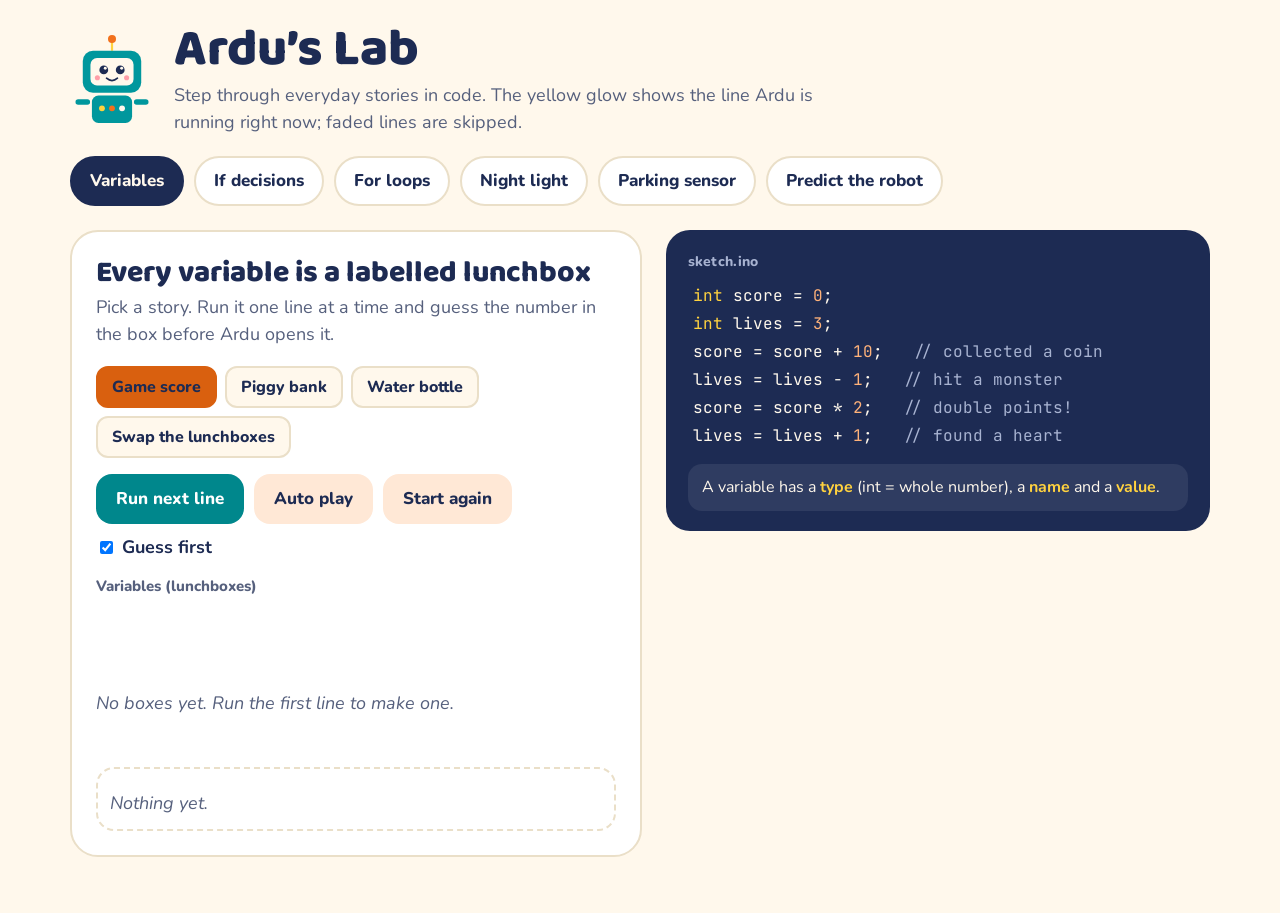
<file: resources/ardus-lab.html>
<!DOCTYPE html>
<html lang="en">
<head>
<meta charset="utf-8">
<meta name="viewport" content="width=device-width, initial-scale=1, viewport-fit=cover">
<title>Ardu’s Lab: variables and if</title>
<link rel="preconnect" href="https://fonts.googleapis.com">
<link rel="preconnect" href="https://fonts.gstatic.com" crossorigin>
<link href="https://fonts.googleapis.com/css2?family=Baloo+2:wght@500..800&family=Nunito:wght@400..800&family=JetBrains+Mono:wght@400;700&display=swap" rel="stylesheet">
<style>
:root{
  --bg:#fff8ec; --surface:#ffffff; --ink:#1d2b53; --muted:#56607d; --line:#eadfc8;
  --teal:#00878c; --teal-soft:#dff3f2; --orange:#d9600f; --orange-soft:#ffe8d6; --yellow:#ffd23f;
  --code-bg:#1d2b53; --code-ink:#fff8ec; --good:#1f8a4c; --bad:#c2410c;
  --sky-day:#9fdcf5; --sky-night:#14204a;
  color-scheme:light;
  box-sizing:border-box;
  padding-top:env(safe-area-inset-top,0px); padding-bottom:env(safe-area-inset-bottom,0px);
}
@media (prefers-color-scheme:dark){
  :root:not([data-theme="light"]){
    --bg:#121a33; --surface:#1b2547; --ink:#f3eedf; --muted:#aab3cf; --line:#2c3a66;
    --teal:#46c7cb; --teal-soft:#16384a; --orange:#ff9a55; --orange-soft:#3d2a20; --yellow:#ffd23f;
    --code-bg:#0b1230; --code-ink:#f3eedf; --good:#4fd18a; --bad:#ff8a5c;
    color-scheme:dark;
  }
}
:root[data-theme="dark"]{
  --bg:#121a33; --surface:#1b2547; --ink:#f3eedf; --muted:#aab3cf; --line:#2c3a66;
  --teal:#46c7cb; --teal-soft:#16384a; --orange:#ff9a55; --orange-soft:#3d2a20; --yellow:#ffd23f;
  --code-bg:#0b1230; --code-ink:#f3eedf; --good:#4fd18a; --bad:#ff8a5c;
  color-scheme:dark;
}
*,*::before,*::after{box-sizing:inherit}
html{scroll-padding-top:env(safe-area-inset-top,0px)}
body{margin:0;background:var(--bg);color:var(--ink);font-family:'Nunito',system-ui,sans-serif;font-size:18px;line-height:1.5}
.wrap{max-width:1180px;margin:0 auto;padding:24px 20px 56px}
header{display:flex;align-items:center;gap:20px;margin-bottom:20px}
header svg{flex:none;width:84px;height:96px}
h1{font-family:'Baloo 2',system-ui,sans-serif;font-weight:800;font-size:clamp(34px,5vw,52px);line-height:1;margin:0}
header p{margin:6px 0 0;color:var(--muted);max-width:60ch}
nav{display:flex;flex-wrap:wrap;gap:10px;margin:8px 0 24px}
nav button{font:inherit;font-weight:800;font-size:17px;border:2px solid var(--line);background:var(--surface);color:var(--ink);padding:10px 18px;border-radius:999px;cursor:pointer}
nav button[aria-selected="true"]{background:var(--ink);color:var(--bg);border-color:var(--ink)}
button:focus-visible,select:focus-visible,input:focus-visible{outline:3px solid var(--orange);outline-offset:3px}
.sim{display:none}
.sim.on{display:grid;grid-template-columns:minmax(0,1.05fr) minmax(0,1fr);gap:24px;align-items:start}
@media (max-width:860px){.sim.on{grid-template-columns:1fr}}
.stage{background:var(--surface);border:2px solid var(--line);border-radius:28px;padding:24px}
h2{font-family:'Baloo 2',system-ui,sans-serif;font-size:30px;font-weight:800;margin:0 0 4px;line-height:1.15}
.lead{margin:0 0 18px;color:var(--muted)}
.code{background:var(--code-bg);color:var(--code-ink);border-radius:24px;padding:20px 0;font-family:'JetBrains Mono',ui-monospace,monospace;font-size:16px;line-height:1.75;overflow-x:auto;position:sticky;top:16px}
.code h3{font-family:'Nunito',sans-serif;font-size:14px;font-weight:800;color:#a8b3d1;margin:0 22px 8px;letter-spacing:.02em}
.ln{white-space:pre;padding:0 22px;border-left:5px solid transparent;transition:background .2s,opacity .2s}
.ln.run{background:rgba(255,210,63,.18);border-left-color:var(--yellow)}
.ln.skip{opacity:.38}
.k{color:#ffd23f}.f{color:#7fe3e0}.c{color:#a8b3d1}.n{color:#ffb27a}
.why{margin:14px 22px 0;padding:12px 14px;border-radius:14px;background:rgba(255,255,255,.08);font-family:'Nunito',sans-serif;font-size:16px;line-height:1.45}
.why b{color:#ffd23f}
.btn{font:inherit;font-weight:800;font-size:17px;border:none;background:var(--teal);color:#fff;padding:12px 20px;border-radius:16px;cursor:pointer}
.btn.alt{background:var(--orange-soft);color:var(--ink)}
.btn:disabled{opacity:.45;cursor:default}
.row{display:flex;flex-wrap:wrap;gap:10px;align-items:center}
label.ctl{display:block;font-weight:800;margin:16px 0 6px}
input[type=range]{width:100%;accent-color:var(--teal);height:28px}
select{font:inherit;font-weight:700;padding:6px 10px;border-radius:10px;border:2px solid var(--line);background:var(--surface);color:var(--ink)}
.note{font-size:15px;color:var(--muted);margin:8px 0 0}

/* lunchbox */
.boxes{display:flex;flex-wrap:wrap;gap:22px;min-height:190px;align-items:flex-end;padding:8px 0 18px}
.box{display:flex;flex-direction:column;align-items:center;animation:pop .35s ease-out}
.box .tag{font-family:'Baloo 2',sans-serif;font-weight:800;font-size:20px;background:var(--orange);color:#1d2b53;padding:2px 18px;border-radius:12px 12px 0 0}
.box .val{font-family:'Baloo 2',sans-serif;font-weight:800;font-size:56px;line-height:1;min-width:150px;text-align:center;padding:28px 18px;background:var(--bg);border:4px solid var(--ink);border-radius:24px;color:var(--teal)}
.box.bump .val{animation:bump .45s ease-out}
.empty{color:var(--muted);font-style:italic}
@keyframes pop{from{transform:scale(.6);opacity:0}to{transform:none;opacity:1}}
@keyframes bump{30%{transform:scale(1.12);background:var(--yellow);color:#1d2b53}100%{transform:none}}
.guess{background:var(--orange-soft);border-radius:18px;padding:14px 16px;margin:14px 0}
.guess p{margin:0 0 10px;font-weight:800}
.guess .row button{font:inherit;font-weight:800;font-size:22px;min-width:76px;padding:8px 14px;border-radius:14px;border:2px solid var(--ink);background:var(--surface);color:var(--ink);cursor:pointer}
.fb{font-weight:800;margin:10px 0 0}
.fb.ok{color:var(--good)}.fb.no{color:var(--bad)}
.play{border-top:2px dashed var(--line);margin-top:18px;padding-top:14px}

/* night light */
.scene{position:relative;height:250px;border-radius:22px;overflow:hidden;background:var(--sky-day)}
.scene .sun,.scene .moon{position:absolute;top:28px;width:64px;height:64px;border-radius:50%;transition:opacity .3s}
.scene .sun{left:36px;background:#ffd23f;box-shadow:0 0 40px #ffd23f}
.scene .moon{right:40px;background:#f3eedf;box-shadow:inset -14px -6px 0 #c8c2b0}
.scene .ground{position:absolute;left:0;right:0;bottom:0;height:62px;background:#2f6b4f}
.lamp{position:absolute;left:50%;bottom:62px;transform:translateX(-50%);width:16px;height:120px;background:#3a3f55;border-radius:8px 8px 0 0}
.bulb{position:absolute;left:50%;bottom:172px;transform:translateX(-50%);width:54px;height:54px;border-radius:50%;background:#5c6070;border:4px solid #3a3f55;transition:background .2s,box-shadow .2s}
.bulb.on{background:#ffe066;box-shadow:0 0 30px 14px rgba(255,224,102,.75),0 0 90px 40px rgba(255,224,102,.35)}
.readout{display:flex;gap:16px;flex-wrap:wrap;margin-top:12px}
.chip{background:var(--teal-soft);border-radius:14px;padding:8px 14px;font-weight:800}
.chip span{font-family:'JetBrains Mono',monospace;color:var(--teal)}

/* parking */
.road{position:relative;height:180px;border-radius:22px;background:#59607a;overflow:hidden}
.road .wall{position:absolute;right:0;top:0;bottom:0;width:26px;background:repeating-linear-gradient(45deg,#ffd23f 0 14px,#1d2b53 14px 28px)}
.road .stripe{position:absolute;left:0;right:26px;top:86px;height:6px;background:repeating-linear-gradient(90deg,#f3eedf 0 30px,transparent 30px 60px);opacity:.6}
.car{position:absolute;top:44px;width:150px;height:92px;transition:left .15s}
.leds{display:flex;gap:18px;margin-top:16px;align-items:center}
.led{width:46px;height:46px;border-radius:50%;border:4px solid #3a3f55;background:#4b5064;transition:all .15s}
.led.r.on{background:#ff4d4d;box-shadow:0 0 22px 6px rgba(255,77,77,.7)}
.led.y.on{background:#ffd23f;box-shadow:0 0 22px 6px rgba(255,210,63,.7)}
.led.g.on{background:#3ddc84;box-shadow:0 0 22px 6px rgba(61,220,132,.7)}
.msg{font-family:'Baloo 2',sans-serif;font-weight:800;font-size:28px;margin-left:8px}

/* predict */
.score{display:flex;justify-content:space-between;align-items:center;flex-wrap:wrap;gap:10px;margin-bottom:14px}
.scorebox{font-family:'JetBrains Mono',monospace;font-weight:700;background:var(--code-bg);color:var(--code-ink);padding:8px 14px;border-radius:12px}
.scorebox .n{font-size:20px}
.q{font-family:'Baloo 2',sans-serif;font-size:26px;font-weight:800;margin:6px 0 14px;line-height:1.2}
.answers{display:grid;grid-template-columns:1fr 1fr;gap:12px}
.answers button{font-family:'Baloo 2',sans-serif;font-size:24px;font-weight:800;padding:20px 12px;border-radius:20px;border:3px solid var(--ink);background:var(--surface);color:var(--ink);cursor:pointer}
.answers button.right{background:var(--good);color:#fff;border-color:var(--good)}
.answers button.wrong{background:var(--bad);color:#fff;border-color:var(--bad)}
.stars{font-size:44px;letter-spacing:6px;color:var(--yellow);text-shadow:0 2px 0 var(--ink)}
.progress{height:10px;background:var(--line);border-radius:6px;overflow:hidden;margin:6px 0 16px}
.progress div{height:100%;background:var(--orange);transition:width .3s}
@media (prefers-reduced-motion:reduce){*{animation:none!important;transition:none!important}}
.stories{display:flex;flex-wrap:wrap;gap:8px;margin:0 0 16px}
.stories button{font:inherit;font-weight:800;font-size:16px;border:2px solid var(--line);background:var(--bg);color:var(--ink);padding:7px 14px;border-radius:12px;cursor:pointer}
.stories button[aria-pressed="true"]{background:var(--orange);border-color:var(--orange);color:#1d2b53}
.inputs{display:flex;flex-wrap:wrap;gap:14px 28px;margin:0 0 6px}
.inputs:empty{display:none}
.inp{min-width:220px;flex:1}
.inp .lbl{display:block;font-weight:800;margin-bottom:6px}
.seg{display:inline-flex;border:2px solid var(--ink);border-radius:12px;overflow:hidden}
.seg button{font:inherit;font-weight:800;border:none;background:var(--surface);color:var(--ink);padding:8px 18px;cursor:pointer}
.seg button[aria-pressed="true"]{background:var(--ink);color:var(--bg)}
.area{margin-top:14px}
.mini{font-family:'Nunito',sans-serif;font-size:15px;font-weight:800;color:var(--muted);margin:0 0 6px}
.boxes{min-height:150px}
.shelf{display:flex;flex-wrap:wrap;gap:10px;min-height:64px;padding:12px;border:2px dashed var(--line);border-radius:18px;align-items:flex-end}
.shelf.stack{flex-direction:column-reverse;align-items:flex-start;min-height:120px}
.item{display:flex;align-items:center;gap:8px;background:var(--teal-soft);border-radius:14px;padding:6px 12px;font-weight:800;animation:pop .3s ease-out}
.item .ic{font-size:30px;line-height:1}
.item.big{font-family:'Baloo 2',sans-serif;font-size:28px;padding:4px 18px}
.shelf.stack .item{background:var(--orange-soft)}
.shelf .none{color:var(--muted);font-style:italic;margin:0}
.ctrl{margin-top:16px}
.done{color:var(--good);font-weight:800}
</style>
</head>
<body>
<div class="wrap">
<header>
<svg viewBox="0 0 460 520" aria-hidden="true"><line x1="230" y1="40" x2="230" y2="100" stroke="#ffd23f" stroke-width="12"/><circle cx="230" cy="36" r="22" fill="#f2711c"/><rect x="70" y="100" width="320" height="230" rx="56" fill="#00979d"/><rect x="112" y="140" width="236" height="150" rx="36" fill="#fff8ec"/><circle cx="185" cy="205" r="24" fill="#1d2b53"/><circle cx="275" cy="205" r="24" fill="#1d2b53"/><circle cx="193" cy="196" r="8" fill="#fff8ec"/><circle cx="283" cy="196" r="8" fill="#fff8ec"/><circle cx="150" cy="248" r="14" fill="#ff9ea8"/><circle cx="310" cy="248" r="14" fill="#ff9ea8"/><path d="M200 250 Q230 276 260 250" stroke="#1d2b53" stroke-width="9" fill="none" stroke-linecap="round"/><rect x="120" y="345" width="220" height="150" rx="36" fill="#00979d"/><circle cx="175" cy="415" r="16" fill="#ffd23f"/><circle cx="230" cy="415" r="16" fill="#f2711c"/><circle cx="285" cy="415" r="16" fill="#fff8ec"/><rect x="30" y="365" width="80" height="30" rx="15" fill="#00979d"/><rect x="350" y="365" width="80" height="30" rx="15" fill="#00979d"/></svg>
<div>
<h1>Ardu’s Lab</h1>
<p>Step through everyday stories in code. The yellow glow shows the line Ardu is running right now; faded lines are skipped.</p>
</div>
</header>

<nav role="tablist" aria-label="Simulations">
<button role="tab" id="t-variables" aria-controls="variables" data-view="variables">Variables</button>
<button role="tab" id="t-ifs" aria-controls="ifs" data-view="ifs">If decisions</button>
<button role="tab" id="t-forloops" aria-controls="forloops" data-view="forloops">For loops</button>
<button role="tab" id="t-nightlight" aria-controls="nightlight" data-view="nightlight">Night light</button>
<button role="tab" id="t-parking" aria-controls="parking" data-view="parking">Parking sensor</button>
<button role="tab" id="t-predict" aria-controls="predict" data-view="predict">Predict the robot</button>
</nav>

<section class="sim" id="variables" role="tabpanel" aria-labelledby="t-variables"></section>
<section class="sim" id="ifs" role="tabpanel" aria-labelledby="t-ifs"></section>
<section class="sim" id="forloops" role="tabpanel" aria-labelledby="t-forloops"></section>

<!-- 2. NIGHT LIGHT -->
<section class="sim" id="nightlight" role="tabpanel" aria-labelledby="t-nightlight">
<div class="stage">
<h2>The night light decides by itself</h2>
<p class="lead">Drag the sky from day to night. Change the threshold and watch which part of the if statement runs.</p>
<div class="scene" id="sky" aria-hidden="true"><div class="sun" id="sun"></div><div class="moon" id="moon"></div><div class="lamp"></div><div class="bulb" id="bulb"></div><div class="ground"></div></div>
<div class="readout"><div class="chip">reading = <span id="nl-r">200</span></div><div class="chip">LED is <span id="nl-led">OFF</span></div></div>
<label class="ctl" for="nl-dark">How dark is it? (the sensor reading)</label>
<input type="range" id="nl-dark" min="0" max="1023" value="200">
<p class="note">In our sensor, darker means a bigger number, from 0 (bright sun) to 1023 (pitch black).</p>
<label class="ctl" for="nl-th">Threshold: the number where “dark” starts</label>
<input type="range" id="nl-th" min="0" max="1023" value="500">
<div class="row" style="margin-top:12px"><label for="nl-op" style="font-weight:800">Comparison:</label>
<select id="nl-op"><option value="&gt;">&gt;  greater than</option><option value="&lt;">&lt;  less than</option></select>
<span class="note" style="margin:0">Try “less than”. Is that a good night light?</span></div>
</div>
<div class="code" aria-label="Program code"><h3>sketch.ino</h3><div id="nl-code"></div><div class="why" id="nl-why"></div></div>
</section>

<!-- 3. PARKING -->
<section class="sim" id="parking" role="tabpanel" aria-labelledby="t-parking">
<div class="stage">
<h2>Three choices with if, else if, else</h2>
<p class="lead">Drive the car towards the wall. Ardu checks the questions in order and runs the first one that is true.</p>
<div class="road" aria-hidden="true"><div class="stripe"></div><div class="wall"></div>
<svg class="car" id="car" viewBox="0 0 150 92"><rect x="8" y="30" width="134" height="40" rx="14" fill="#f2711c"/><path d="M34 32 L52 8 H100 L120 32 Z" fill="#f2711c"/><path d="M58 14 H80 V32 H46 Z M86 14 H98 L112 32 H86 Z" fill="#bfe9f7"/><circle cx="40" cy="72" r="15" fill="#1d2b53"/><circle cx="110" cy="72" r="15" fill="#1d2b53"/><circle cx="40" cy="72" r="6" fill="#a8b3d1"/><circle cx="110" cy="72" r="6" fill="#a8b3d1"/><rect x="136" y="40" width="10" height="12" rx="3" fill="#ffd23f"/></svg></div>
<div class="leds"><div class="led r" id="led-r"></div><div class="led y" id="led-y"></div><div class="led g" id="led-g"></div><span class="msg" id="pk-msg" aria-live="polite"></span></div>
<label class="ctl" for="pk-d">Distance to the wall: <span id="pk-dv">60</span> cm</label>
<input type="range" id="pk-d" min="2" max="100" value="60">
<label class="row" style="gap:6px;font-weight:700;margin-top:10px"><input type="checkbox" id="pk-sound"> Beep sound</label>
</div>
<div class="code" aria-label="Program code"><h3>sketch.ino</h3><div id="pk-code"></div><div class="why" id="pk-why"></div></div>
</section>

<!-- 4. PREDICT -->
<section class="sim" id="predict" role="tabpanel" aria-labelledby="t-predict">
<div class="stage">
<h2>Predict the robot</h2>
<p class="lead">Read the code, then choose what Ardu will do. Ten rounds. Watch out for tricky ones like 30 &gt; 30!</p>
<div class="score"><span class="scorebox"><span class="k">int</span> score = <span class="n" id="pr-score">0</span>;</span><span class="note" id="pr-round" style="margin:0"></span></div>
<div class="progress"><div id="pr-bar" style="width:0%"></div></div>
<div id="pr-body"></div>
</div>
<div class="code" aria-label="Program code"><h3>robot.ino</h3><div id="pr-code"></div><div class="why" id="pr-why">Choose an answer to see which line runs.</div></div>
</section>
</div>

<script>
const $=id=>document.getElementById(id);
const esc=s=>String(s).replace(/&/g,'&amp;').replace(/</g,'&lt;').replace(/>/g,'&gt;');
const K=s=>`<span class="k">${s}</span>`,F=s=>`<span class="f">${s}</span>`,C=s=>`<span class="c">${esc(s)}</span>`,N=s=>`<span class="n">${esc(s)}</span>`;
function render(el,lines){el.innerHTML=lines.map(l=>`<div class="ln ${l.cls||''}">${l.h}</div>`).join('')}

const views=['variables','ifs','forloops','nightlight','parking','predict'];
function show(v){
  if(v==='lunchbox')v='variables';
  if(!views.includes(v))v='variables';
  views.forEach(x=>{$(x).classList.toggle('on',x===v);document.querySelector(`[data-view="${x}"]`).setAttribute('aria-selected',x===v)});
  if(v!=='parking')stopBeep(); else updParking();
}
document.querySelectorAll('nav button').forEach(b=>b.onclick=()=>{location.hash=b.dataset.view});
window.addEventListener('hashchange',()=>show(location.hash.slice(1)));

/* ---------- STORY ENGINE ---------- */
function tracer(){const steps=[];const v={};return{v,steps,
  set(line,name,val,why,guess=true){steps.push({kind:'set',line,name,val,old:v[name],why,guess});v[name]=val},
  check(line,expr,val,why){steps.push({kind:'check',line,expr,val,why})},
  act(line,icon,label,why,big){steps.push({kind:'act',line,icon,label,why,big})},
  skip(lines){steps[steps.length-1].skip=lines}}}
function lab(id,cfg){
  const root=$(id);let si=0,inp={},steps=[],pos=-1,waiting=false,timer=null;
  root.innerHTML=`<div class="stage"><h2>${cfg.title}</h2><p class="lead">${cfg.lead}</p>
   <div class="stories" role="group" aria-label="Choose an example">${cfg.stories.map((s,i)=>`<button data-i="${i}">${s.name}</button>`).join('')}</div>
   <div class="inputs"></div>
   <div class="row ctrl"><button class="btn b-next">Run next line</button><button class="btn alt b-auto">Auto play</button><button class="btn alt b-reset">Start again</button><label class="row" style="gap:6px;font-weight:700"><input type="checkbox" class="b-guess" checked> Guess first</label></div>
   <div class="guess" hidden></div>
   <div class="area"><h3 class="mini">Variables (lunchboxes)</h3><div class="boxes" aria-live="polite"></div></div>
   <div class="area"><h3 class="mini shelf-t"></h3><div class="shelf"></div></div></div>
   <div class="code" aria-label="Program code"><h3>sketch.ino</h3><div class="lines"></div><div class="why"></div></div>`;
  const q=s=>root.querySelector(s);
  function story(){return cfg.stories[si]}
  function pick(i){si=i;inp={};(story().inputs||[]).forEach(x=>inp[x.id]=x.val);
    root.querySelectorAll('.stories button').forEach((b,k)=>b.setAttribute('aria-pressed',k===si));
    drawInputs();build()}
  function drawInputs(){const box=q('.inputs');box.innerHTML=(story().inputs||[]).map(x=>x.type==='toggle'
     ?`<div class="inp"><span class="lbl">${x.label}</span><span class="seg" role="group" aria-label="${x.label}"><button data-id="${x.id}" data-v="1" aria-pressed="${inp[x.id]==1}">Yes</button><button data-id="${x.id}" data-v="0" aria-pressed="${inp[x.id]==0}">No</button></span></div>`
     :`<div class="inp"><label class="lbl" for="${id}-${x.id}">${x.label}${/\?$/.test(x.label)?' ':': '}<span id="${id}-${x.id}-v">${inp[x.id]}</span>${x.unit||''}</label><input type="range" id="${id}-${x.id}" data-id="${x.id}" min="${x.min}" max="${x.max}" step="${x.step||1}" value="${inp[x.id]}"></div>`).join('');
    box.querySelectorAll('.seg button').forEach(b=>b.onclick=()=>{inp[b.dataset.id]=+b.dataset.v;drawInputs();build()});
    box.querySelectorAll('input[type=range]').forEach(r=>r.oninput=()=>{inp[r.dataset.id]=+r.value;$(`${id}-${r.dataset.id}-v`).textContent=r.value;build()});}
  function build(){stopAuto();const S=tracer();story().run(S,inp);steps=S.steps;pos=-1;waiting=false;q('.guess').hidden=true;
    q('.why').innerHTML=story().intro;draw()}
  function draw(changed){
    const vars={},order=[],shelf=[],skip=new Set;
    for(let k=0;k<=pos;k++){const s=steps[k];if(s.kind==='set'){if(!(s.name in vars))order.push(s.name);vars[s.name]=s.val}
      if(s.kind==='act')shelf.push(s);(s.skip||[]).forEach(l=>skip.add(l))}
    q('.boxes').innerHTML=order.length?order.map(n=>`<div class="box${n===changed?' bump':''}"><span class="tag">${n}</span><span class="val">${vars[n]}</span></div>`).join(''):'<p class="empty">No boxes yet. Run the first line to make one.</p>';
    const sh=q('.shelf');sh.className='shelf'+(story().stack?' stack':'');q('.shelf-t').textContent=story().shelf;
    sh.innerHTML=shelf.length?shelf.map(s=>`<div class="item${s.big?' big':''}">${s.icon?`<span class="ic" aria-hidden="true">${s.icon}</span>`:''}<span>${s.label}</span></div>`).join(''):'<p class="none">Nothing yet.</p>';
    const cur=pos>=0&&!waiting?steps[pos].line:(waiting?steps[pos+1].line:-1);
    render(q('.lines'),story().code(inp).map((h,i)=>({h,cls:i===cur?'run':(skip.has(i)?'skip':'')})));
    q('.b-next').disabled=waiting||pos>=steps.length-1;q('.b-auto').disabled=pos>=steps.length-1;
  }
  function advance(){pos++;waiting=false;q('.guess').hidden=true;const s=steps[pos];
    let w=s.why||'';if(pos===steps.length-1){w+=` <span class="done">Program finished!</span>`+((story().inputs||[]).length?' Change the settings above and run it again.':'');stopAuto()}
    q('.why').innerHTML=w;draw(s.kind==='set'?s.name:null)}
  function next(){if(waiting||pos>=steps.length-1)return;const s=steps[pos+1];
    const ask=q('.b-guess').checked&&!timer&&((s.kind==='set'&&s.guess)||s.kind==='check');
    if(!ask)return advance();
    waiting=true;draw();let right,opts,qs;
    if(s.kind==='check'){right='true';opts=['true','false'];qs=`Is <span style="font-family:'JetBrains Mono',monospace">${esc(s.expr)}</span> true or false?`}
    else{right=String(s.val);const c=[s.old,s.val+1,s.val-1,s.val*2,s.val+10].filter(x=>x!==undefined&&x!==s.val);
      opts=[...new Set([s.val,...c.slice(0,2)])].map(String).sort(()=>Math.random()-.5);qs=`After this line, what will <span style="font-family:'JetBrains Mono',monospace">${s.name}</span> hold?`}
    if(s.kind==='check')right=s.val?'true':'false';
    const g=q('.guess');g.hidden=false;
    g.innerHTML=`<p>${qs}</p><div class="row">${opts.map(o=>`<button data-v="${o}">${o}</button>`).join('')}</div><p class="fb" aria-live="polite"></p>`;
    g.querySelectorAll('button').forEach(b=>b.onclick=()=>{const ok=b.dataset.v===right,fb=g.querySelector('.fb');
      g.querySelectorAll('button').forEach(x=>x.disabled=true);fb.className='fb '+(ok?'ok':'no');
      fb.textContent=ok?'Yes! Well predicted.':`Not quite. The answer is ${right}.`;setTimeout(advance,ok?700:1500)});
    g.querySelector('button').focus();
  }
  function stopAuto(){clearInterval(timer);timer=null;q('.b-auto').textContent='Auto play'}
  q('.b-next').onclick=next;q('.b-reset').onclick=build;
  q('.b-auto').onclick=()=>{if(timer)return stopAuto();if(waiting)return;q('.b-auto').textContent='Pause';timer=setInterval(()=>{if(pos>=steps.length-1)return stopAuto();advance()},850)};
  root.querySelectorAll('.stories button').forEach(b=>b.onclick=()=>pick(+b.dataset.i));
  pick(0);
}
const S_=s=>N('"'+s+'"');
const cm=s=>'   '+C('// '+s);

/* ---------- VARIABLE STORIES ---------- */
lab('variables',{title:'Every variable is a labelled lunchbox',lead:'Pick a story. Run it one line at a time and guess the number in the box before Ardu opens it.',stories:[
 {name:'Game score',shelf:'',intro:'A variable has a <b>type</b> (int = whole number), a <b>name</b> and a <b>value</b>.',
  code:()=>[`${K('int')} score = ${N(0)};`,`${K('int')} lives = ${N(3)};`,`score = score + ${N(10)};`+cm('collected a coin'),`lives = lives - ${N(1)};`+cm('hit a monster'),`score = score * ${N(2)};`+cm('double points!'),`lives = lives + ${N(1)};`+cm('found a heart')],
  run:S=>{S.set(0,'score',0,'<b>int score = 0;</b> makes a new box called score with 0 inside.',false);S.set(1,'lives',3,'A second box. Each box remembers its own number.',false);
   S.set(2,'score',10,'Take out what is in score, add 10, put the answer back.');S.set(3,'lives',2,'Ouch! Take lives out, subtract 1, put it back.');S.set(4,'score',20,'<b>*</b> means multiply. Double points!');S.set(5,'lives',3,'Only the lives box changes. score stays the same.')}},
 {name:'Piggy bank',shelf:'',intro:'Watch the money in the piggy bank go up and down.',
  code:()=>[`${K('int')} coins = ${N(50)};`+cm('birthday money'),`coins = coins + ${N(20)};`+cm('pocket money'),`coins = coins - ${N(35)};`+cm('bought a comic'),`${K('int')} samosas = ${N(2)};`,`coins = coins - samosas * ${N(5)};`+cm('5 coins each')],
  run:S=>{S.set(0,'coins',50,'The piggy bank starts with 50 coins.',false);S.set(1,'coins',70,'Pocket money day: 50 + 20.');S.set(2,'coins',35,'Spent 35 on a comic: 70 − 35.');S.set(3,'samosas',2,'A new box: how many samosas you bought.',false);S.set(4,'coins',25,'Ardu multiplies first: 2 × 5 = 10. Then 35 − 10 = 25. You can use one box to change another!')}},
 {name:'Water bottle',shelf:'',intro:'One box tracks how much water (in ml) is in your bottle today.',
  code:()=>[`${K('int')} water = ${N(500)};`+cm('a full bottle, in ml'),`water = water - ${N(150)};`+cm('drink at break'),`water = water - ${N(200)};`+cm('drink after PE'),`water = water + ${N(300)};`+cm('refill at the cooler')],
  run:S=>{S.set(0,'water',500,'Morning: the bottle is full with 500 ml.',false);S.set(1,'water',350,'Break time: 500 − 150.');S.set(2,'water',150,'Thirsty after PE: 350 − 200.');S.set(3,'water',450,'Refill: 150 + 300. The same box keeps changing all day.')}},
 {name:'Swap the lunchboxes',shelf:'',intro:'Puzzle: how do you swap what is inside two boxes without losing anything?',
  code:()=>[`${K('int')} boxA = ${N(3)};`+cm('3 grapes'),`${K('int')} boxB = ${N(8)};`+cm('8 grapes'),`${K('int')} temp = boxA;`+cm('copy A into a spare box'),`boxA = boxB;`,`boxB = temp;`],
  run:S=>{S.set(0,'boxA',3,'Box A has 3 grapes.',false);S.set(1,'boxB',8,'Box B has 8 grapes.',false);S.set(2,'temp',3,'A spare box called temp keeps a copy of A’s number.');S.set(3,'boxA',8,'Box A now holds 8. Without temp, the 3 would be lost forever!');S.set(4,'boxB',3,'Swapped! The spare box (temp) was the trick.')}},
]});

/* ---------- IF STORIES ---------- */
lab('ifs',{title:'if lets Ardu make decisions',lead:'Set the situation, then run the program. Before each if, guess: is the question true or false?',stories:[
 {name:'Umbrella or sunglasses',shelf:'In Ardu’s school bag',inputs:[{id:'rain',label:'Is it raining?',type:'toggle',val:1}],intro:'Choose the weather, then run the program.',
  code:i=>[`${K('int')} raining = ${N(i.rain)};`+cm('1 = yes, 0 = no'),`${K('if')} (raining == ${N(1)}) {`,`  ${F('pack')}(umbrella);`,`} ${K('else')} {`,`  ${F('pack')}(sunglasses);`,`}`,`${F('pack')}(lunchbox);`+cm('outside the if: always runs')],
  run:(S,i)=>{S.set(0,'raining',i.rain,'Ardu looks outside and stores the answer in a box.',false);const c=i.rain==1;
   S.check(1,`${i.rain} == 1`,c,c?'True! Ardu goes inside the if block.':'False! Ardu skips to the else block.');S.skip(c?[3,4]:[2]);
   if(c)S.act(2,'☂️','umbrella','Umbrella packed.');else S.act(4,'🕶️','sunglasses','Sunglasses packed.');
   S.act(6,'🍱','lunchbox','This line is outside the if, so it runs whatever the weather.')}},
 {name:'Canteen samosa',shelf:'What happened at the canteen',inputs:[{id:'m',label:'Money in your pocket',type:'range',min:0,max:50,step:5,val:30,unit:' coins'}],intro:'A samosa costs 20 coins. Set your money, then run it.',
  code:i=>[`${K('int')} money = ${N(i.m)};`,`${K('int')} price = ${N(20)};`+cm('one samosa'),`${K('if')} (money &gt;= price) {`,`  ${F('buy')}(samosa);`,`  money = money - price;`,`} ${K('else')} {`,`  ${F('say')}(${S_('Not enough money!')});`,`}`],
  run:(S,i)=>{S.set(0,'money',i.m,'How much money do you have?',false);S.set(1,'price',20,'The samosa price goes in its own box.',false);const c=i.m>=20;
   S.check(2,`${i.m} >= 20`,c,c?'True: you have enough (or exactly enough!).':'False: not enough coins.');S.skip(c?[5,6]:[3,4]);
   if(c){S.act(3,'🥟','samosa','Yum!');S.set(4,'money',i.m-20,'Inside the if, a box can change too: pay 20 coins.')}else S.act(6,'💬','Not enough money!','Ardu runs the else block.')}},
 {name:'What to wear',shelf:'Ardu packs',inputs:[{id:'t',label:'Temperature today',type:'range',min:10,max:45,val:30,unit:' °C'}],intro:'Three choices! Ardu checks the questions in order and stops at the first true one.',
  code:i=>[`${K('int')} temp = ${N(i.t)};`+cm('°C'),`${K('if')} (temp &gt; ${N(35)}) {`,`  ${F('pack')}(cap);`,`} ${K('else if')} (temp &gt; ${N(25)}) {`,`  ${F('pack')}(waterBottle);`,`} ${K('else')} {`,`  ${F('pack')}(jacket);`,`}`],
  run:(S,i)=>{const t=i.t;S.set(0,'temp',t,'Ardu reads the temperature.',false);
   if(t>35){S.check(1,`${t} > 35`,true,'True! Very hot. Ardu runs this block and ignores the rest.');S.skip([3,4,5,6]);S.act(2,'🧢','cap','Cap packed.');return}
   S.check(1,`${t} > 35`,false,'False, so Ardu moves to the next question.');S.skip([2]);
   if(t>25){S.check(3,`${t} > 25`,true,'True! Warm day.');S.skip([5,6]);S.act(4,'🥤','water bottle','Water bottle packed.');return}
   S.check(3,`${t} > 25`,false,'Also false. Nothing true yet, so the else block runs.');S.skip([4]);S.act(6,'🧥','jacket','Jacket packed: it is cool today.')}},
 {name:'Two ifs: pack the bag',shelf:'In Ardu’s school bag',inputs:[{id:'pe',label:'PE today?',type:'toggle',val:1},{id:'lib',label:'Library today?',type:'toggle',val:0}],intro:'Two separate ifs (no else): Ardu asks BOTH questions. Both, one or neither can be true.',
  code:i=>[`${K('int')} peDay = ${N(i.pe)};`,`${K('int')} libraryDay = ${N(i.lib)};`,`${K('if')} (peDay == ${N(1)}) {`,`  ${F('pack')}(sportsShoes);`,`}`,`${K('if')} (libraryDay == ${N(1)}) {`,`  ${F('pack')}(libraryBook);`,`}`],
  run:(S,i)=>{S.set(0,'peDay',i.pe,'Is it PE today?',false);S.set(1,'libraryDay',i.lib,'Is it library day?',false);
   S.check(2,`${i.pe} == 1`,i.pe==1,i.pe==1?'True: pack the sports shoes.':'False: skip the shoes.');if(i.pe==1)S.act(3,'👟','sports shoes','Shoes packed.');else S.skip([3]);
   S.check(5,`${i.lib} == 1`,i.lib==1,i.lib==1?'True: pack the library book. Both ifs can run!':'False: no library book.');if(i.lib==1)S.act(6,'📚','library book','Book packed.');else S.skip([6])}},
]});

/* ---------- FOR STORIES ---------- */
lab('forloops',{title:'for makes Ardu repeat',lead:'Watch the counter box i change each time round. Before each check, guess: will the loop run again? Try Auto play too.',stories:[
 {name:'Jumping jacks',shelf:'Ardu’s jumps',inputs:[{id:'n',label:'How many jumping jacks?',type:'range',min:1,max:8,val:5}],intro:'The coach says how many jumping jacks. Ardu counts with a box called i.',
  code:i=>[`${K('for')} (${K('int')} i = ${N(0)}; i &lt; ${N(i.n)}; i++) {`,`  ${F('jump')}();`,`}`,`${F('say')}(${S_('Done!')});`],
  run:(S,i)=>{const n=i.n;S.set(0,'i',0,'<b>int i = 0</b>: the counter box starts at 0.',false);
   for(let k=0;;k++){const c=k<n;S.check(0,`${k} < ${n}`,c,c?`${k} < ${n} is true, so the body runs.`:`${k} < ${n} is false. The loop stops.`);if(!c)break;
    S.act(1,'⭐',`jump ${k+1}`,`Jump number ${k+1}!`);S.set(0,'i',k+1,'<b>i++</b> adds 1 to the counter.',false)}
   S.act(3,'🎉','Done!','After the loop ends, the program carries on with the next line.')}},
 {name:'Build a tower',shelf:'The tower',stack:true,inputs:[{id:'n',label:'How many blocks?',type:'range',min:1,max:7,val:4}],intro:'A loop and a variable working together: the tower’s height grows each time round.',
  code:i=>[`${K('int')} height = ${N(0)};`,`${K('for')} (${K('int')} i = ${N(0)}; i &lt; ${N(i.n)}; i++) {`,`  ${F('addBlock')}();`,`  height = height + ${N(1)};`,`}`],
  run:(S,i)=>{const n=i.n;S.set(0,'height',0,'The tower starts with height 0.',false);S.set(1,'i',0,'The counter i starts at 0.',false);
   for(let k=0;;k++){const c=k<n;S.check(1,`${k} < ${n}`,c,c?'True: add another block.':'False: the tower is finished!');if(!c)break;
    S.act(2,'🧱',`block ${k+1}`,'A block goes on top.');S.set(3,'height',k+1,'height goes up by 1.');S.set(1,'i',k+1,'i++ adds 1 to the counter.',false)}}},
 {name:'Times table',shelf:'Ardu says',inputs:[{id:'n',label:'Which times table?',type:'range',min:2,max:10,val:3}],intro:'Ardu uses the loop counter i to work out a times table.',
  code:i=>[`${K('int')} n = ${N(i.n)};`,`${K('for')} (${K('int')} i = ${N(1)}; i &lt;= ${N(5)}; i++) {`,`  ${K('int')} answer = n * i;`,`  ${F('say')}(answer);`,`}`],
  run:(S,i)=>{const n=i.n;S.set(0,'n',n,'Which times table?',false);S.set(1,'i',1,'This time i starts at 1.',false);
   for(let k=1;;k++){const c=k<=5;S.check(1,`${k} <= 5`,c,c?'True: work out the next answer.':'False: 6 is not ≤ 5. All done!');if(!c)break;
    S.set(2,'answer',n*k,`${n} × ${k} = ${n*k}.`);S.act(3,'',`${n} × ${k} = ${n*k}`,'Ardu says the answer.');S.set(1,'i',k+1,'i++',false)}}},
 {name:'Rocket countdown',shelf:'Ardu says',intro:'A loop can count DOWN too: i-- takes 1 away each time.',
  code:()=>[`${K('for')} (${K('int')} i = ${N(5)}; i &gt; ${N(0)}; i--) {`,`  ${F('say')}(i);`,`}`,`${F('launch')}();`],
  run:S=>{S.set(0,'i',5,'The counter starts at 5.',false);
   for(let k=5;;k--){const c=k>0;S.check(0,`${k} > 0`,c,c?'True: keep counting.':'False: 0 is not greater than 0. Stop counting!');if(!c)break;
    S.act(1,'',String(k),`Ardu says ${k}…`,true);S.set(0,'i',k-1,'<b>i--</b> takes 1 away.')}
   S.act(3,'🚀','Blast off!','After the loop: launch!')}},
]});

/* ---------- 2. NIGHT LIGHT ---------- */
function mix(a,b,t){const p=s=>[1,3,5].map(i=>parseInt(s.slice(i,i+2),16));const A=p(a),B=p(b);return `rgb(${A.map((x,i)=>Math.round(x+(B[i]-x)*t)).join(',')})`}
function updNight(){
  const r=+$('nl-dark').value,t=+$('nl-th').value,op=$('nl-op').value;
  const cond=op==='>'?r>t:r<t;
  $('sky').style.background=mix('#9fdcf5','#14204a',r/1023);
  $('sun').style.opacity=1-r/700;$('moon').style.opacity=Math.max(0,(r-400)/500);
  $('bulb').classList.toggle('on',cond);
  $('nl-r').textContent=r;$('nl-led').textContent=cond?'ON':'OFF';
  render($('nl-code'),[
    {h:`${K('const int')} threshold = ${N(t)};`},
    {h:''},
    {h:`${K('void')} ${F('loop')}() {`},
    {h:`  ${K('int')} reading = ${F('analogRead')}(${N('A0')});`,cls:'run'},
    {h:`  ${C('// reading is now '+r)}`},
    {h:`  ${K('if')} (reading ${esc(op)} threshold) {`,cls:'run'},
    {h:`    ${F('digitalWrite')}(${N(9)}, ${N('HIGH')});`,cls:cond?'run':'skip'},
    {h:`  } ${K('else')} {`},
    {h:`    ${F('digitalWrite')}(${N(9)}, ${N('LOW')});`,cls:cond?'skip':'run'},
    {h:'  }'},{h:'}'}]);
  $('nl-why').innerHTML=`Ardu asks: is <b>${r} ${esc(op)} ${t}</b>? That is <b>${cond?'true':'false'}</b>, so the ${cond?'<b>if</b> block runs and the light turns ON':'<b>else</b> block runs and the light stays OFF'}.`;
}
['nl-dark','nl-th','nl-op'].forEach(id=>$(id).addEventListener('input',updNight));

/* ---------- 3. PARKING ---------- */
let audio=null,beepTimer=null,beepEvery=0;
function beep(){try{audio=audio||new (window.AudioContext||window.webkitAudioContext)();const o=audio.createOscillator(),g=audio.createGain();o.frequency.value=880;g.gain.value=.08;o.connect(g).connect(audio.destination);o.start();o.stop(audio.currentTime+.08)}catch(e){}}
function stopBeep(){clearInterval(beepTimer);beepTimer=null;beepEvery=0}
function setBeep(ms){if(!$('pk-sound').checked||!$('parking').classList.contains('on'))ms=0;if(ms===beepEvery)return;stopBeep();beepEvery=ms;if(ms){beep();beepTimer=setInterval(beep,ms)}}
function updParking(){
  const d=+$('pk-d').value;$('pk-dv').textContent=d;
  const road=document.querySelector('.road');const w=road.clientWidth||600;
  const maxLeft=w-26-150;$('car').style.left=Math.max(0,maxLeft*(1-(d-2)/98))+'px';
  const b=d<10?0:d<30?1:2;
  ['led-r','led-y','led-g'].forEach((id,i)=>$(id).classList.toggle('on',i===b));
  $('pk-msg').textContent=['STOP!','Slow down…','All clear'][b];
  $('pk-msg').style.color=['var(--bad)','var(--orange)','var(--good)'][b];
  const L=(h,c)=>({h,cls:c});
  render($('pk-code'),[
    L(`${K('void')} ${F('loop')}() {`),
    L(`  ${K('int')} distance = ${F('readDistance')}();`,'run'),
    L(`  ${C('// distance is now '+d+' cm')}`),
    L(`  ${K('if')} (distance &lt; ${N(10)}) {`,'run'),
    L(`    ${F('digitalWrite')}(RED, ${N('HIGH')});  ${C('// STOP!')}`,b===0?'run':'skip'),
    L(`  } ${K('else if')} (distance &lt; ${N(30)}) {`,b>=1?'run':'skip'),
    L(`    ${F('digitalWrite')}(YELLOW, ${N('HIGH')});`,b===1?'run':'skip'),
    L(`  } ${K('else')} {`,b===2?'run':'skip'),
    L(`    ${F('digitalWrite')}(GREEN, ${N('HIGH')});`,b===2?'run':'skip'),
    L('  }'),L('}')]);
  const q1=`is ${d} &lt; 10? <b>${d<10?'true':'false'}</b>`;
  const q2=`is ${d} &lt; 30? <b>${d<30?'true':'false'}</b>`;
  $('pk-why').innerHTML=b===0?`First question: ${q1}. Ardu runs that block and skips the rest.`:b===1?`First: ${q1}, so skip. Next: ${q2}. Yellow light!`:`First: ${q1}. Next: ${q2}. Nothing was true, so the <b>else</b> block runs.`;
  setBeep([150,500,0][b]);
}
$('pk-d').addEventListener('input',updParking);
$('pk-sound').addEventListener('change',()=>{stopBeep();updParking()});
window.addEventListener('resize',updParking);

/* ---------- 4. PREDICT ---------- */
const rnd=(a,b)=>a+Math.floor(Math.random()*(b-a+1));
const near=(th,a,b)=>Math.random()<.3?th:rnd(a,b);
const T=[
 ()=>{const v=near(30,20,40);return{vars:[['temp',v]],l:'temp',lv:v,op:'>',r:30,yes:'Fan ON',no:'Fan OFF',yc:`${F('digitalWrite')}(FAN, ${N('HIGH')});`,nc:`${F('digitalWrite')}(FAN, ${N('LOW')});`,q:'It is a hot day. What does Ardu do with the fan?'}},
 ()=>{const p=Math.random()<.5;return{vars:[['pressed',p?'HIGH':'LOW']],l:'pressed',lv:p?'HIGH':'LOW',op:'==',r:'HIGH',yes:'Buzzer beeps',no:'Buzzer quiet',yc:`${F('tone')}(BUZZER, ${N(1000)});`,nc:`${F('noTone')}(BUZZER);`,q:'Someone may be at the door. What does the buzzer do?',test:()=>p}},
 ()=>{const v=near(10,2,20);return{vars:[['coins',v]],l:'coins',lv:v,op:'>=',r:10,yes:'Buy the robot',no:'Keep saving',yc:`${F('buyRobot')}();`,nc:`${F('keepSaving')}();`,q:'The robot costs 10 coins. What happens?'}},
 ()=>{const v=near(20,4,60);return{vars:[['distance',v]],l:'distance',lv:v,op:'<',r:20,yes:'Beep!',no:'Stay quiet',yc:`${F('tone')}(BUZZER, ${N(800)});`,nc:`${F('noTone')}(BUZZER);`,q:'A wall is ahead. Does the parking sensor beep?'}},
 ()=>{const v=near(600,100,1000);return{vars:[['light',v]],l:'light',lv:v,op:'>',r:600,yes:'Night light ON',no:'Night light OFF',yc:`${F('digitalWrite')}(LED, ${N('HIGH')});`,nc:`${F('digitalWrite')}(LED, ${N('LOW')});`,q:'Remember: in our sensor, bigger means darker.'}},
 ()=>{const v=rnd(0,3);return{vars:[['lives',v]],l:'lives',lv:v,op:'!=',r:0,yes:'Keep playing',no:'Game over',yc:`${F('keepPlaying')}();`,nc:`${F('gameOver')}();`,q:'A video game checks your lives. What happens?'}},
 ()=>{const a=rnd(2,9),f=Math.random()<.35?a:rnd(2,9);return{vars:[['apples',a],['friends',f]],l:'apples',lv:a,op:'>=',r:'friends',rv:f,yes:'Everyone gets one',no:'Not enough apples',yc:`${F('shareApples')}();`,nc:`${F('buyMore')}();`,q:'Can every friend have an apple?'}},
];
let pr={round:0,score:0,cur:null,order:[]};
function test(c){const L=c.lv,R=c.rv!==undefined?c.rv:c.r;if(c.test)return c.test();return{'>':L>R,'<':L<R,'>=':L>=R,'==':L===R,'!=':L!==R}[c.op]}
function prCode(c,state){
  const rhs=typeof c.r==='number'?N(c.r):(c.r==='HIGH'?N('HIGH'):c.r);
  const lines=c.vars.map(([n,v])=>({h:`${K('int')} ${n} = ${N(v)};`,cls:state?'run':''}));
  const res=state?test(c):null;
  lines.push({h:''},{h:`${K('if')} (${c.l} ${esc(c.op)} ${rhs}) {`,cls:state?'run':''},{h:`  ${c.yc}`,cls:state?(res?'run':'skip'):''},{h:`} ${K('else')} {`},{h:`  ${c.nc}`,cls:state?(res?'skip':'run'):''},{h:'}'});
  render($('pr-code'),lines);
}
function prNew(){
  if(pr.round>=10)return prEnd();
  if(!pr.order.length)pr.order=[...T.keys()].sort(()=>Math.random()-.5);
  const c=T[pr.order.pop()]();pr.cur=c;
  $('pr-round').textContent=`Round ${pr.round+1} of 10`;$('pr-bar').style.width=pr.round*10+'%';
  const opts=Math.random()<.5?[c.yes,c.no]:[c.no,c.yes];
  $('pr-body').innerHTML=`<p class="q">${c.q}</p><div class="answers">${opts.map(o=>`<button data-a="${o}">${o}</button>`).join('')}</div><p class="fb" id="pr-fb" aria-live="polite"></p>`;
  $('pr-why').innerHTML='Choose an answer to see which line runs.';
  prCode(c,false);
  $('pr-body').querySelectorAll('.answers button').forEach(b=>b.onclick=()=>prAnswer(b));
}
function prAnswer(b){
  const c=pr.cur,res=test(c),right=res?c.yes:c.no,ok=b.dataset.a===right;
  $('pr-body').querySelectorAll('.answers button').forEach(x=>{x.disabled=true;if(x.dataset.a===right)x.classList.add('right');else if(x===b)x.classList.add('wrong')});
  if(ok){pr.score++;$('pr-score').textContent=pr.score}
  pr.round++;$('pr-bar').style.width=pr.round*10+'%';
  const R=c.rv!==undefined?`${c.r} (${c.rv})`:c.r;
  const fb=$('pr-fb');fb.className='fb '+(ok?'ok':'no');
  fb.innerHTML=(ok?'Correct! score = score + 1;':'Not this time.')+` <button class="btn" id="pr-next" style="margin-left:10px">${pr.round>=10?'See my score':'Next round'}</button>`;
  $('pr-next').onclick=prNew;$('pr-next').focus();
  $('pr-why').innerHTML=`Is <b>${c.lv} ${esc(c.op)} ${R}</b>? That is <b>${res?'true':'false'}</b>, so the <b>${res?'if':'else'}</b> block runs: ${right}.`;
  prCode(c,true);
}
function prEnd(){
  const s=pr.score,stars=s>=9?3:s>=6?2:s>=3?1:0;
  $('pr-round').textContent='Finished!';$('pr-bar').style.width='100%';
  $('pr-body').innerHTML=`<p class="q">You scored ${s} out of 10</p><p class="stars" aria-label="${stars} stars">${'★'.repeat(stars)}${'☆'.repeat(3-stars)}</p><p>${s>=9?'You think like Ardu!':s>=6?'Great thinking. Watch out for &gt;= and ==.':'Read each question aloud: “Is 30 greater than 30?” Then try again!'}</p><button class="btn" id="pr-again">Play again</button>`;
  $('pr-why').innerHTML='Every round you played, Ardu ran <b>score = score + 1;</b> when you were right. Your score is a variable too!';
  $('pr-again').onclick=()=>{pr={round:0,score:0,cur:null,order:[]};$('pr-score').textContent=0;prNew()};
}


updNight();prNew();
show(location.hash.slice(1));updParking();
</script>
</body>
</html>
</file>
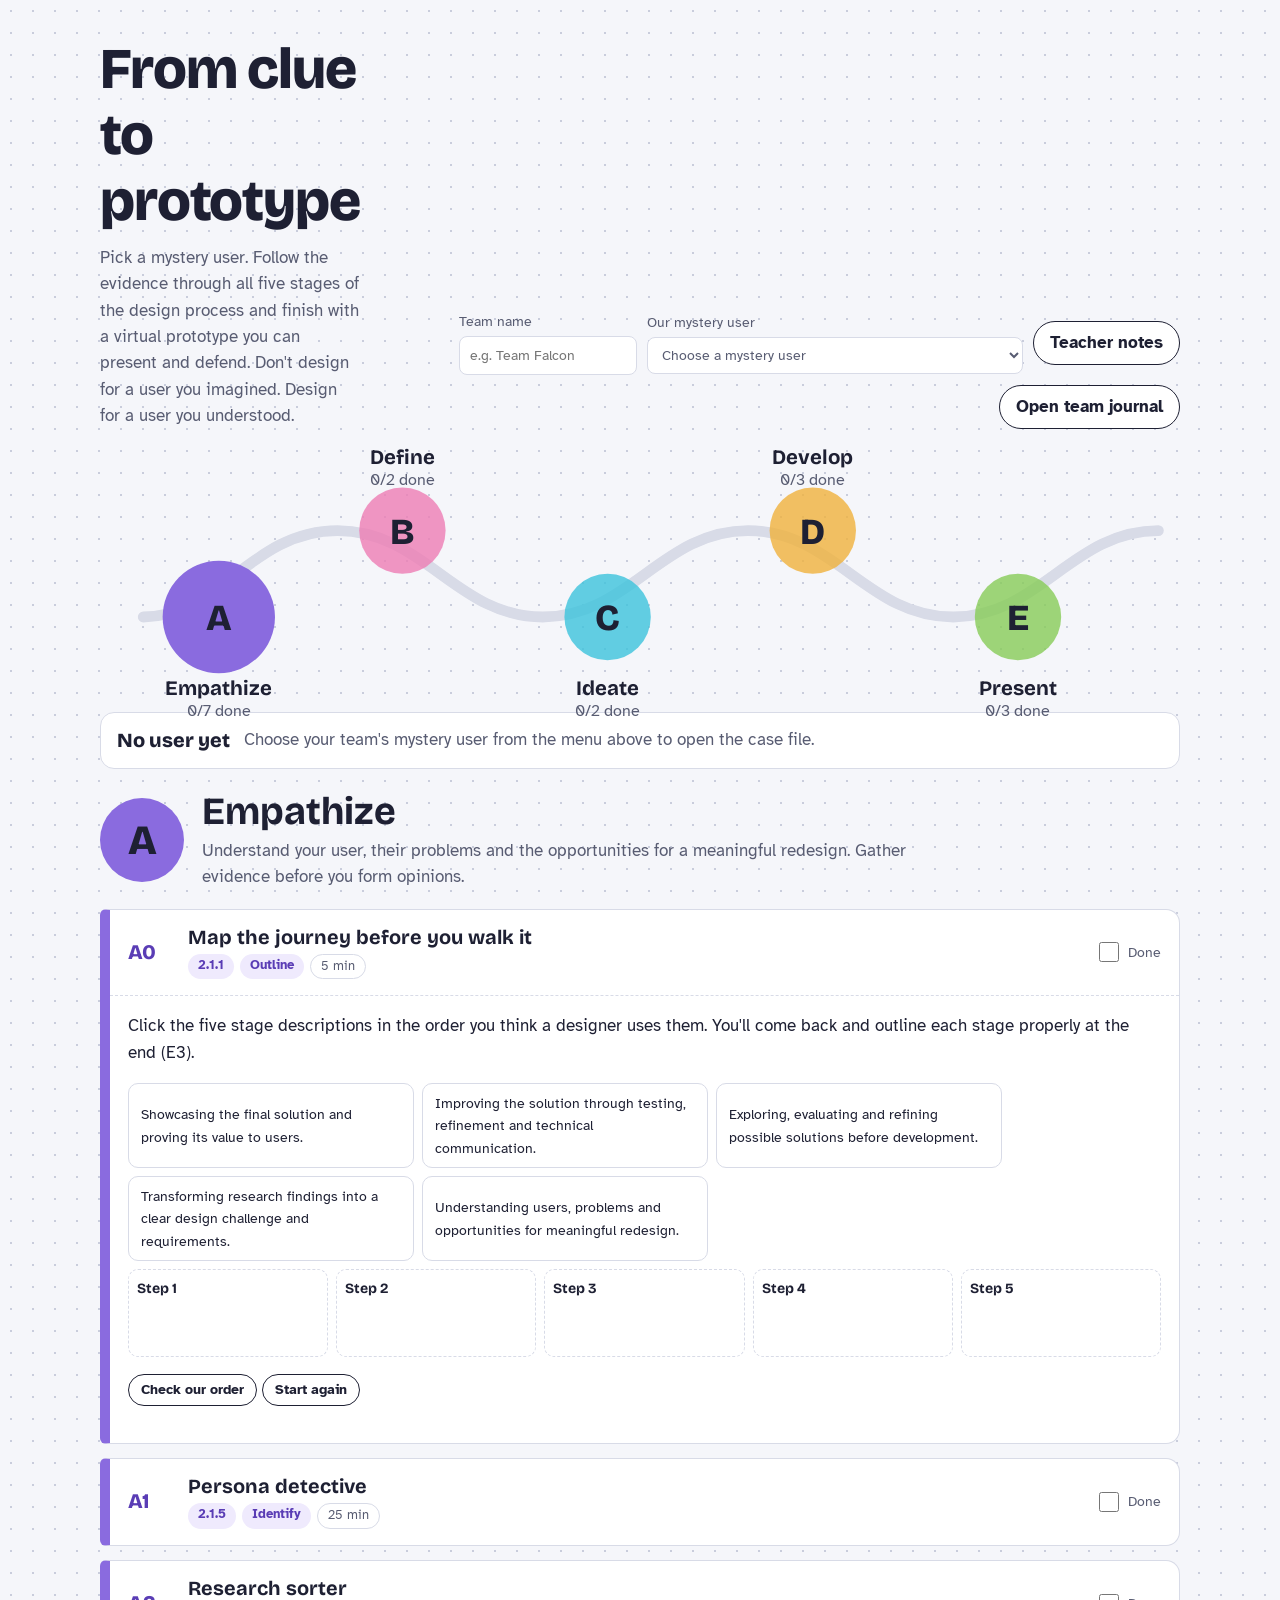
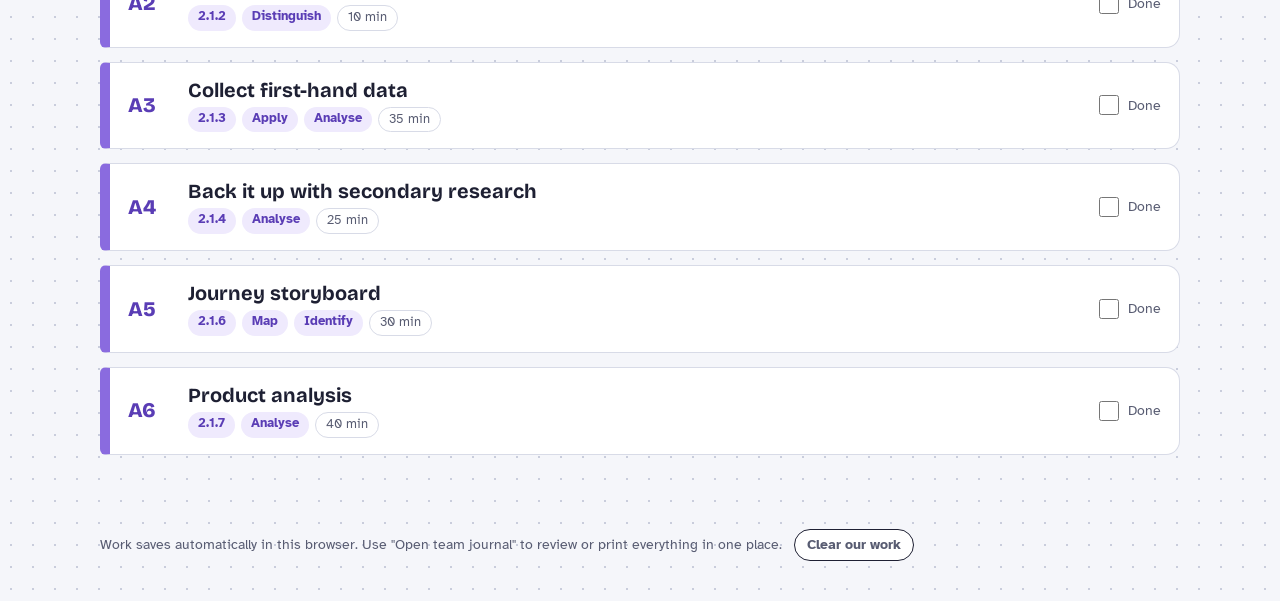
<file: resources/clue-to-prototype-studio.html>
<!DOCTYPE html>
<html lang="en">
<head>
<meta charset="utf-8">
<meta name="viewport" content="width=device-width, initial-scale=1, viewport-fit=cover">
<title>From Clue to Prototype: Design Process Studio</title>
<link rel="preconnect" href="https://fonts.googleapis.com">
<link rel="preconnect" href="https://fonts.gstatic.com" crossorigin>
<link href="https://fonts.googleapis.com/css2?family=Bricolage+Grotesque:opsz,wght@12..96,500;12..96,700;12..96,800&family=Atkinson+Hyperlegible:ital,wght@0,400;0,700;1,400&display=swap" rel="stylesheet">
<style>
:root{
  --paper:#F5F6FA; --sheet:#FFFFFF; --ink:#1E2033; --muted:#585C72; --line:#D8DBE7; --dot:#C9CDDC;
  --A:#8A6BDF; --Ad:#5A3DB5; --At:#EFEAFD;
  --B:#EE7DB5; --Bd:#AE2D6B; --Bt:#FDEAF3;
  --C:#3DC3DD; --Cd:#0D7385; --Ct:#E3F7FB;
  --D:#F1B23C; --Dd:#8F5D00; --Dt:#FDF3DF;
  --E:#88CC58; --Ed:#3B7419; --Et:#ECF7E3;
  --bad:#C0392B; --good:#2E7D32;
  box-sizing:border-box;
  padding-top:env(safe-area-inset-top,0px); padding-bottom:env(safe-area-inset-bottom,0px);
}
@media (prefers-color-scheme:dark){
  :root:not([data-theme="light"]){
    --paper:#16171F; --sheet:#1F2130; --ink:#ECEDF5; --muted:#A6AAC0; --line:#353849; --dot:#2A2C3A;
    --Ad:#B9A5FF; --At:#2A2342; --Bd:#FF9CCB; --Bt:#3A2130; --Cd:#7FE0F0; --Ct:#16323A;
    --Dd:#FFCB6B; --Dt:#3A2E15; --Ed:#B4EA8C; --Et:#213220; --bad:#FF8A7A; --good:#8BD48F;
  }
}
:root[data-theme="dark"]{
  --paper:#16171F; --sheet:#1F2130; --ink:#ECEDF5; --muted:#A6AAC0; --line:#353849; --dot:#2A2C3A;
  --Ad:#B9A5FF; --At:#2A2342; --Bd:#FF9CCB; --Bt:#3A2130; --Cd:#7FE0F0; --Ct:#16323A;
  --Dd:#FFCB6B; --Dt:#3A2E15; --Ed:#B4EA8C; --Et:#213220; --bad:#FF8A7A; --good:#8BD48F;
}
*,*::before,*::after{box-sizing:inherit}
html{scroll-padding-top:env(safe-area-inset-top,0px)}
body{margin:0;background:var(--paper);color:var(--ink);font:400 17px/1.55 "Atkinson Hyperlegible",system-ui,-apple-system,"Segoe UI",sans-serif;
  background-image:radial-gradient(var(--dot) 1px,transparent 1.2px);background-size:22px 22px}
h1,h2,h3,h4{font-family:"Bricolage Grotesque","Atkinson Hyperlegible",system-ui,sans-serif;line-height:1.15;margin:0}
a{color:inherit}
button,input,select,textarea{font:inherit;color:inherit}
:focus-visible{outline:3px solid var(--Ad);outline-offset:2px}
.wrap{max-width:1120px;margin:0 auto;padding:0 20px}

/* header */
.top{padding:36px 0 8px;display:grid;grid-template-columns:1fr auto;gap:24px;align-items:end}
.top h1{font-size:clamp(2.1rem,5vw,3.6rem);font-weight:800;letter-spacing:-.02em}
.top p{max-width:60ch;color:var(--muted);margin:.6em 0 0}
.controls{display:flex;flex-wrap:wrap;gap:10px;justify-content:flex-end;align-items:center}
.controls label{font-size:.85rem;color:var(--muted);display:flex;flex-direction:column;gap:4px}
select,input[type=text],textarea{background:var(--sheet);border:1.5px solid var(--line);border-radius:8px;padding:8px 10px;width:100%}
textarea{min-height:70px;resize:vertical}
.btn{border:1.5px solid var(--ink);background:var(--sheet);border-radius:999px;padding:8px 16px;cursor:pointer;font-weight:700}
.btn:hover{background:var(--ink);color:var(--sheet)}
.btn.small{padding:4px 12px;font-size:.88rem}
.btn[aria-pressed="true"]{background:var(--ink);color:var(--sheet)}
@media (max-width:820px){.top{grid-template-columns:1fr}.controls{justify-content:flex-start}}

/* wave nav */
.wave{margin:18px 0 6px}
.wave svg{width:100%;height:auto;display:block;overflow:visible}
.wave .node{cursor:pointer}
.wave .node circle.bg{transition:r .25s ease}
.wave .node text.letter{font:800 34px "Bricolage Grotesque",sans-serif;fill:#1E2033;pointer-events:none}
.wave .node text.name{font:700 19px "Bricolage Grotesque",sans-serif;fill:var(--ink)}
.wave .node text.prog{font:400 15px "Atkinson Hyperlegible",sans-serif;fill:var(--muted)}
.wave .node:focus{outline:none}
.wave .node:focus-visible circle.bg{stroke:var(--ink);stroke-width:4}
@media (prefers-reduced-motion:reduce){*{transition:none!important;animation:none!important}}

/* user strip */
.userstrip{display:flex;gap:14px;align-items:center;background:var(--sheet);border:1.5px solid var(--line);border-radius:14px;padding:12px 16px;margin:8px 0 20px}
.userstrip .tag{font-family:"Bricolage Grotesque",sans-serif;font-weight:800;font-size:1.25rem}
.userstrip p{margin:0;color:var(--muted)}

/* stage */
.stage{display:none;padding-bottom:40px}
.stage.on{display:block}
.stagehead{display:grid;grid-template-columns:auto 1fr;gap:18px;align-items:center;margin:10px 0 18px}
.stagehead .big{width:84px;height:84px;border-radius:50%;display:grid;place-items:center;font:800 2.6rem "Bricolage Grotesque",sans-serif;color:#1E2033}
.stagehead h2{font-size:clamp(1.7rem,3.5vw,2.4rem)}
.stagehead p{margin:.3em 0 0;color:var(--muted);max-width:70ch}

details.act{background:var(--sheet);border:1.5px solid var(--line);border-left:10px solid var(--sc);border-radius:6px 14px 14px 6px;margin:0 0 14px}
details.act>summary{list-style:none;cursor:pointer;padding:16px 18px;display:grid;grid-template-columns:auto 1fr auto;gap:14px;align-items:center}
details.act>summary::-webkit-details-marker{display:none}
.code{font:800 1.3rem "Bricolage Grotesque",sans-serif;color:var(--scd);min-width:2.2em}
.act h3{font-size:1.25rem}
.chips{display:flex;flex-wrap:wrap;gap:6px;margin-top:5px}
.chip{font-size:.8rem;border-radius:999px;padding:2px 10px;background:var(--sct);color:var(--scd);font-weight:700}
.chip.plain{background:transparent;border:1px solid var(--line);color:var(--muted);font-weight:400}
.donebox{display:flex;align-items:center;gap:6px;font-size:.88rem;color:var(--muted)}
.donebox input{width:20px;height:20px;accent-color:var(--scd)}
.actbody{padding:0 18px 20px 18px;border-top:1px dashed var(--line)}
.actbody h4{font-size:1.02rem;margin:18px 0 8px;color:var(--scd)}
.steps{margin:10px 0 0;padding-left:1.3em}
.steps li{margin:4px 0;max-width:75ch}
.teacher{display:none;background:var(--sct);border-radius:10px;padding:10px 14px;margin:14px 0 0;font-size:.94rem}
.teacher strong{color:var(--scd)}
body.tmode .teacher{display:block}
.grid2{display:grid;grid-template-columns:1fr 1fr;gap:12px}
.grid3{display:grid;grid-template-columns:repeat(3,1fr);gap:12px}
@media (max-width:760px){.grid2,.grid3{grid-template-columns:1fr}}
.field label{display:block;font-size:.88rem;font-weight:700;margin:0 0 4px}
.field small{color:var(--muted);font-weight:400}
.hint{color:var(--muted);font-size:.92rem;margin:6px 0}
.note{border-left:4px solid var(--scd);padding:4px 12px;margin:12px 0;font-size:.95rem}

/* stage colour scopes */
[data-stage="A"]{--sc:var(--A);--scd:var(--Ad);--sct:var(--At)}
[data-stage="B"]{--sc:var(--B);--scd:var(--Bd);--sct:var(--Bt)}
[data-stage="C"]{--sc:var(--C);--scd:var(--Cd);--sct:var(--Ct)}
[data-stage="D"]{--sc:var(--D);--scd:var(--Dd);--sct:var(--Dt)}
[data-stage="E"]{--sc:var(--E);--scd:var(--Ed);--sct:var(--Et)}

/* case file */
.casefile{display:grid;grid-template-columns:1.3fr 1fr;gap:14px;margin-top:12px}
@media (max-width:760px){.casefile{grid-template-columns:1fr}}
.casefile ul{margin:6px 0;padding-left:1.2em}
.evidence{background:var(--sct);border-radius:10px;padding:10px 14px}
.evidence p{margin:6px 0}

/* sorter */
.pool,.bucket{border:1.5px dashed var(--line);border-radius:10px;padding:8px;min-height:52px;display:flex;flex-wrap:wrap;gap:6px;align-content:flex-start}
.buckets{display:grid;grid-template-columns:repeat(5,1fr);gap:8px;margin-top:10px}
@media (max-width:900px){.buckets{grid-template-columns:1fr 1fr}}
.bucket{flex-direction:column;flex-wrap:nowrap;cursor:pointer;background:var(--sheet)}
.bucket b{font-family:"Bricolage Grotesque",sans-serif;font-size:.95rem}
.bucket.armed{border-color:var(--scd);border-style:solid;background:var(--sct)}
.clue{border:1.5px solid var(--line);background:var(--sheet);border-radius:8px;padding:4px 9px;font-size:.86rem;cursor:pointer;text-align:left}
.clue.ev{border-color:var(--scd)}
.clue.sel{background:var(--ink);color:var(--sheet);border-color:var(--ink)}

/* persona */
.persona{border:2px solid var(--ink);border-radius:14px;overflow:hidden;background:var(--sheet)}
.persona .ph{background:var(--sct);padding:14px 16px;display:flex;gap:14px;align-items:center}
.persona .av{width:58px;height:58px;border-radius:50%;background:var(--sc);display:grid;place-items:center;font:800 1.5rem "Bricolage Grotesque",sans-serif;color:#1E2033}
.persona .pb{display:grid;grid-template-columns:1fr 1fr;gap:0}
.persona .pb div{padding:10px 14px;border-top:1px solid var(--line);font-size:.92rem;white-space:pre-wrap}
.persona .pb div:nth-child(odd){border-right:1px solid var(--line)}
.persona .pb b{display:block;font-family:"Bricolage Grotesque",sans-serif;color:var(--scd)}
.persona blockquote{margin:0;padding:12px 16px;border-top:1px solid var(--line);font-style:italic}
@media (max-width:600px){.persona .pb{grid-template-columns:1fr}.persona .pb div:nth-child(odd){border-right:0}}

/* tables */
.tablewrap{overflow-x:auto}
table{border-collapse:collapse;width:100%;min-width:640px}
th,td{border:1px solid var(--line);padding:6px;vertical-align:top;text-align:left;font-size:.92rem}
th{background:var(--sct);font-family:"Bricolage Grotesque",sans-serif}
td input,td select,td textarea{padding:5px 7px;border-radius:6px}
td textarea{min-height:48px}
.flag{color:var(--bad);font-size:.82rem;display:block;margin-top:3px}
.ok{color:var(--good)}
.x{border:0;background:none;cursor:pointer;color:var(--muted);font-size:1.1rem}

/* storyboard */
.sb{display:grid;grid-template-columns:repeat(3,1fr);gap:10px}
@media (max-width:760px){.sb{grid-template-columns:1fr 1fr}}
@media (max-width:480px){.sb{grid-template-columns:1fr}}
.frame{border:1.5px solid var(--ink);border-radius:8px;padding:8px;background:var(--sheet)}
.frame .sk{height:82px;border:1px dashed var(--line);border-radius:6px;display:grid;place-items:center;color:var(--muted);font-size:.8rem;margin-bottom:6px;text-align:center;padding:4px}
.frame label{font-size:.8rem;color:var(--muted);display:flex;align-items:center;gap:6px;margin-top:4px}
.frame input[type=range]{width:100%;accent-color:var(--scd)}
.emo svg{width:100%;height:auto;display:block}

/* crazy 8s */
.c8{display:grid;grid-template-columns:repeat(4,1fr);gap:8px}
@media (max-width:700px){.c8{grid-template-columns:1fr 1fr}}
.c8 textarea{min-height:90px}
.timer{display:inline-flex;align-items:center;gap:10px;border:1.5px solid var(--ink);border-radius:999px;padding:4px 6px 4px 16px;margin:6px 0}
.timer output{font:800 1.4rem "Bricolage Grotesque",sans-serif;min-width:3.2em;font-variant-numeric:tabular-nums}
.timer.over output{color:var(--bad)}

/* games */
.order{display:flex;flex-wrap:wrap;gap:8px;margin:8px 0}
.ocard{border:1.5px solid var(--line);border-radius:10px;padding:8px 12px;background:var(--sheet);cursor:pointer;max-width:260px;text-align:left;font-size:.9rem}
.ocard[disabled]{opacity:.35;cursor:default}
.slots{display:grid;grid-template-columns:repeat(5,1fr);gap:8px}
@media (max-width:760px){.slots{grid-template-columns:1fr}}
.slot{border:1.5px dashed var(--line);border-radius:10px;min-height:70px;padding:8px;font-size:.88rem}
.slot b{display:block;font-family:"Bricolage Grotesque",sans-serif}
.slot.right{border-color:var(--good);border-style:solid}
.slot.wrong{border-color:var(--bad);border-style:solid}
.rs td:first-child{min-width:280px}
.mark{font-weight:700}
.card-draw{border:2px solid var(--ink);border-radius:12px;padding:14px 16px;margin:10px 0;font-family:"Bricolage Grotesque",sans-serif;font-size:1.2rem;min-height:3em;background:var(--sct)}
.checklist label{display:flex;gap:10px;align-items:flex-start;margin:6px 0}
.checklist input{width:20px;height:20px;margin-top:3px;accent-color:var(--scd);flex:none}
.preview{background:var(--sct);border-radius:10px;padding:12px 16px;font-size:1.05rem;margin-top:10px}
.preview .lead{font-family:"Bricolage Grotesque",sans-serif;font-weight:700}
.winner{background:var(--sct);font-weight:700}

/* teacher overview */
.overview{display:none;background:var(--sheet);border:2px solid var(--ink);border-radius:14px;padding:18px 20px;margin:0 0 20px}
body.tmode .overview{display:block}
.overview h2{font-size:1.4rem;margin-bottom:8px}

/* journal */
dialog{border:2px solid var(--ink);border-radius:16px;max-width:860px;width:calc(100% - 24px);padding:0;background:var(--sheet);color:var(--ink)}
dialog::backdrop{background:rgba(20,20,35,.55)}
.jhead{display:flex;justify-content:space-between;align-items:center;gap:10px;padding:14px 18px;border-bottom:1px solid var(--line);position:sticky;top:0;background:var(--sheet)}
.jbody{padding:6px 20px 24px}
.jbody h3{margin:18px 0 6px;font-size:1.15rem}
.jbody p,.jbody li{white-space:pre-wrap}
footer{color:var(--muted);font-size:.85rem;padding:20px 0 40px}

@media print{
  body{background:#fff}
  .wave,.controls,.btn,.timer,dialog{display:none!important}
  .stage{display:block!important;break-before:page}
  details.act{break-inside:avoid}
}
</style>
</head>
<body>
<div class="wrap">

<header class="top">
  <div>
    <h1>From clue to prototype</h1>
    <p>Pick a mystery user. Follow the evidence through all five stages of the design process and finish with a virtual prototype you can present and defend. Don't design for a user you imagined. Design for a user you understood.</p>
  </div>
  <div class="controls">
    <label>Team name<input type="text" data-f="team" placeholder="e.g. Team Falcon"></label>
    <label>Our mystery user<select id="userSel"></select></label>
    <button class="btn" id="tBtn" aria-pressed="false">Teacher notes</button>
    <button class="btn" id="jBtn">Open team journal</button>
  </div>
</header>

<nav class="wave" aria-label="Design process stages">
<svg viewBox="0 0 1000 230" role="tablist">
  <path d="M40 150 C 110 150, 140 70, 220 70 S 330 150, 410 150 S 520 70, 600 70 S 710 150, 790 150 S 900 70, 980 70" fill="none" stroke="var(--line)" stroke-width="10" stroke-linecap="round"/>
  <g id="nodes"></g>
</svg>
</nav>

<section class="overview" aria-label="Teacher overview">
  <h2>Teacher overview: lesson map</h2>
  <p class="hint">Groups of 3–4, one mystery user per group. Eight cards means up to eight groups; repeat cards for larger classes and let same-user groups compare personas in E2. Every activity below is tagged with its syllabus statement and command term. Student work saves in each device's browser, so ask one scribe per team to keep the journal on a single device, then print or screenshot it as evidence.</p>
  <div class="tablewrap"><table>
    <tr><th>Lesson (≈60 min)</th><th>Activities</th><th>Statements</th><th>Output</th></tr>
    <tr><td>1</td><td>A0 warm-up, A1 Persona detective</td><td>2.1.1, 2.1.5</td><td>Persona v1</td></tr>
    <tr><td>2</td><td>A2 Research sorter, A3 Primary research (role-play interviews, survey)</td><td>2.1.2, 2.1.3</td><td>First-hand data</td></tr>
    <tr><td>3</td><td>A4 Secondary research, A5 Journey storyboard</td><td>2.1.4, 2.1.6</td><td>Persona v2, pain points</td></tr>
    <tr><td>4</td><td>A6 Product analysis (bring real products)</td><td>2.1.7</td><td>Product analysis table</td></tr>
    <tr><td>5</td><td>B1 Problem statement, B2 Specification</td><td>2.1.8, 2.1.9</td><td>Problem statement, spec</td></tr>
    <tr><td>6</td><td>C1 Crazy 8s and SCAMPER, C2 Evaluation matrix</td><td>2.1.10, 2.1.11</td><td>Chosen idea</td></tr>
    <tr><td>7–8</td><td>D1 Mock-up and user test, D2 Model–test–refine log</td><td>2.1.12, 2.1.13</td><td>Iterations with data</td></tr>
    <tr><td>9</td><td>D3 Detailed drawings</td><td>2.1.14</td><td>Orthographic and assembly drawings</td></tr>
    <tr><td>10–11</td><td>E1 Virtual prototype (CAD)</td><td>2.1.15</td><td>Rendered, annotated model</td></tr>
    <tr><td>12</td><td>E2 Present and defend, E3 Outline the journey</td><td>2.1.15, 2.1.1</td><td>Pitch, reflection</td></tr>
  </table></div>
</section>

<div class="userstrip" id="ustrip"></div>

<!-- ============ STAGE A ============ -->
<section class="stage" data-stage="A" id="stA">
  <div class="stagehead"><div class="big" style="background:var(--A)">A</div>
    <div><h2>Empathize</h2><p>Understand your user, their problems and the opportunities for a meaningful redesign. Gather evidence before you form opinions.</p></div></div>

  <details class="act" open>
    <summary><span class="code">A0</span><span><h3>Map the journey before you walk it</h3><span class="chips"><span class="chip">2.1.1</span><span class="chip">Outline</span><span class="chip plain">5 min</span></span></span><label class="donebox"><input type="checkbox" data-f="done-A0">Done</label></summary>
    <div class="actbody">
      <p>Click the five stage descriptions in the order you think a designer uses them. You'll come back and outline each stage properly at the end (E3).</p>
      <div class="order" id="orderPool"></div>
      <div class="slots" id="orderSlots"></div>
      <p><button class="btn small" id="orderCheck">Check our order</button> <button class="btn small" id="orderReset">Start again</button> <span id="orderMsg" class="hint"></span></p>
      <div class="teacher"><strong>Teacher note:</strong> Point out that research (2.1.2) is not a stage of its own. It runs through every stage, which is why it appears again in B, C and D.</div>
    </div>
  </details>

  <details class="act">
    <summary><span class="code">A1</span><span><h3>Persona detective</h3><span class="chips"><span class="chip">2.1.5</span><span class="chip">Identify</span><span class="chip plain">25 min</span></span></span><label class="donebox"><input type="checkbox" data-f="done-A1">Done</label></summary>
    <div class="actbody">
      <ol class="steps">
        <li>Read your case file. Use only the evidence provided. No guesses yet.</li>
        <li>Sort every clue: tap a clue, then tap the box it belongs in. Tap a placed clue to send it back.</li>
        <li>Write three assumptions about what your user needs, then prove or disprove each with evidence.</li>
        <li>Build your persona. The quote must come from the evidence, not from your imagination.</li>
      </ol>
      <h4>Case file</h4>
      <div id="casefile"></div>
      <h4>Analyse the evidence</h4>
      <div class="pool" id="pool" aria-label="Unsorted clues"></div>
      <div class="buckets" id="buckets"></div>
      <h4>Make and prove assumptions</h4>
      <div class="tablewrap"><table>
        <tr><th>Our assumption about what the user needs</th><th>Verdict</th><th>Which evidence?</th></tr>
        <tr><td><input type="text" data-f="as1"></td><td><select data-f="as1v"><option value="">Choose</option><option>Supported by evidence</option><option>Not supported</option><option>Needs more research</option></select></td><td><input type="text" data-f="as1e"></td></tr>
        <tr><td><input type="text" data-f="as2"></td><td><select data-f="as2v"><option value="">Choose</option><option>Supported by evidence</option><option>Not supported</option><option>Needs more research</option></select></td><td><input type="text" data-f="as2e"></td></tr>
        <tr><td><input type="text" data-f="as3"></td><td><select data-f="as3v"><option value="">Choose</option><option>Supported by evidence</option><option>Not supported</option><option>Needs more research</option></select></td><td><input type="text" data-f="as3e"></td></tr>
      </table></div>
      <p class="hint">Anything marked "Needs more research" becomes a question for your interview in A3.</p>
      <h4>Build the persona</h4>
      <div class="grid2">
        <div>
          <div class="grid3">
            <div class="field"><label>Name</label><input type="text" data-f="p-name"></div>
            <div class="field"><label>Age</label><input type="text" data-f="p-age"></div>
            <div class="field"><label>Occupation</label><input type="text" data-f="p-occ"></div>
          </div>
          <div class="field"><label>Context and environment <small>where they live, study, use the product</small></label><textarea data-f="p-ctx"></textarea></div>
          <div class="field"><label>Goals <small>what they want to achieve</small></label><textarea data-f="p-goals"></textarea></div>
          <div class="field"><label>Behaviours <small>what they actually do</small></label><textarea data-f="p-beh"></textarea></div>
          <div class="field"><label>Frustrations and pain points</label><textarea data-f="p-frus"></textarea></div>
          <div class="field"><label>Needs</label><textarea data-f="p-needs"></textarea></div>
          <div class="field"><label>Quote from the evidence</label><textarea data-f="p-quote"></textarea></div>
        </div>
        <div><div class="persona" id="personaCard"></div></div>
      </div>
      <div class="teacher"><strong>Teacher note:</strong> 2.1.5 says a persona represents a <em>group</em> of end-users. Ask: "Who else is like this person?" Push teams to name the user group (e.g. older adults with reduced grip strength) beneath the persona name.</div>
    </div>
  </details>

  <details class="act">
    <summary><span class="code">A2</span><span><h3>Research sorter</h3><span class="chips"><span class="chip">2.1.2</span><span class="chip">Distinguish</span><span class="chip plain">10 min</span></span></span><label class="donebox"><input type="checkbox" data-f="done-A2">Done</label></summary>
    <div class="actbody">
      <p>For each piece of research, decide who collected it (primary or secondary) and what kind of data it is (qualitative or quantitative). Then check.</p>
      <div class="tablewrap"><table class="rs" id="rsTable"></table></div>
      <p><button class="btn small" id="rsCheck">Check answers</button> <span id="rsMsg" class="hint"></span></p>
      <div class="field"><label>In one sentence, distinguish primary from secondary research, and explain how each helped (or could help) understand your user.</label><textarea data-f="rs-reflect"></textarea></div>
    </div>
  </details>

  <details class="act">
    <summary><span class="code">A3</span><span><h3>Collect first-hand data</h3><span class="chips"><span class="chip">2.1.3</span><span class="chip">Apply</span><span class="chip">Analyse</span><span class="chip plain">35 min</span></span></span><label class="donebox"><input type="checkbox" data-f="done-A3">Done</label></summary>
    <div class="actbody">
      <ol class="steps">
        <li>Plan five interview questions. Mix open questions (stories, feelings) with closed ones (numbers, ratings).</li>
        <li>Role-play: one teammate becomes your user using only the case file; swap with another team for a cold interview if possible. Better still, interview a real person who fits the user group.</li>
        <li>Run one quick measurement or observation. Examples: time how long it takes to find an item, weigh a bag, count the steps in a task.</li>
        <li>Analyse: what did you learn that the case file didn't tell you?</li>
      </ol>
      <div class="tablewrap"><table>
        <tr><th>Question</th><th>Type</th><th>Answer we got</th></tr>
        <tbody id="qRows"></tbody>
      </table></div>
      <div class="grid2" style="margin-top:12px">
        <div class="field"><label>Observation or measurement we ran <small>method, sample size</small></label><textarea data-f="pr-method"></textarea></div>
        <div class="field"><label>Data we collected <small>numbers, notes</small></label><textarea data-f="pr-data"></textarea></div>
      </div>
      <div class="field"><label>Analysis: what does this data tell us about the user's requirements?</label><textarea data-f="pr-analysis"></textarea></div>
      <div class="teacher"><strong>Teacher note:</strong> 2.1.3 lists observations, interviews, surveys, questionnaires, focus groups, material testing and product analysis. Make each team name which methods they used. A good extension is a 5-question class survey on a shared form, which gives quantitative data quickly.</div>
    </div>
  </details>

  <details class="act">
    <summary><span class="code">A4</span><span><h3>Back it up with secondary research</h3><span class="chips"><span class="chip">2.1.4</span><span class="chip">Analyse</span><span class="chip plain">25 min</span></span></span><label class="donebox"><input type="checkbox" data-f="done-A4">Done</label></summary>
    <div class="actbody">
      <p>Find two third-party sources that support or challenge your primary research.</p>
      <p class="note" id="secHint"></p>
      <div class="tablewrap"><table>
        <tr><th>Source (title, author, link)</th><th>Type</th><th>Key data</th><th>Does it support or challenge our primary data?</th></tr>
        <tr><td><textarea data-f="s1src"></textarea></td><td><select data-f="s1t"><option value="">Choose</option><option>Internet-based</option><option>Government data and statistics</option><option>University research</option><option>Literature search</option></select></td><td><textarea data-f="s1d"></textarea></td><td><textarea data-f="s1v"></textarea></td></tr>
        <tr><td><textarea data-f="s2src"></textarea></td><td><select data-f="s2t"><option value="">Choose</option><option>Internet-based</option><option>Government data and statistics</option><option>University research</option><option>Literature search</option></select></td><td><textarea data-f="s2d"></textarea></td><td><textarea data-f="s2v"></textarea></td></tr>
      </table></div>
      <div class="field" style="margin-top:12px"><label>Persona upgrade: what did you change in your persona after A3 and A4, and why?</label><textarea data-f="p-upgrade"></textarea></div>
    </div>
  </details>

  <details class="act">
    <summary><span class="code">A5</span><span><h3>Journey storyboard</h3><span class="chips"><span class="chip">2.1.6</span><span class="chip">Map</span><span class="chip">Identify</span><span class="chip plain">30 min</span></span></span><label class="donebox"><input type="checkbox" data-f="done-A5">Done</label></summary>
    <div class="actbody">
      <p>Map your user carrying out the task, step by step. Sketch each frame on paper, write the step here, and rate how the user feels. Flag the pain points.</p>
      <div class="sb" id="sb"></div>
      <h4>Emotion curve</h4>
      <div class="emo" id="emo"></div>
      <div class="field"><label>The biggest pain point, and the design opportunity it reveals</label><textarea data-f="sb-opp"></textarea></div>
      <div class="teacher"><strong>Teacher note:</strong> The lowest point on the curve is usually the strongest design opportunity. Ask teams whether their lowest point matches the quote in their persona.</div>
    </div>
  </details>

  <details class="act">
    <summary><span class="code">A6</span><span><h3>Product analysis</h3><span class="chips"><span class="chip">2.1.7</span><span class="chip">Analyse</span><span class="chip plain">40 min</span></span></span><label class="donebox"><input type="checkbox" data-f="done-A6">Done</label></summary>
    <div class="actbody">
      <p>Analyse two existing products: one the user already has, and one that solves a similar problem or could inspire a solution. Handle real products where you can.</p>
      <p class="note" id="paHint"></p>
      <div class="tablewrap"><table>
        <tr><th></th><th>Product 1 (current)</th><th>Product 2 (inspiration)</th></tr>
        <tr><th>Name and photo reference</th><td><input type="text" data-f="pa1n"></td><td><input type="text" data-f="pa2n"></td></tr>
        <tr><th>Function: what does it do?</th><td><textarea data-f="pa1f"></textarea></td><td><textarea data-f="pa2f"></textarea></td></tr>
        <tr><th>Performance: how well? Measure something</th><td><textarea data-f="pa1p"></textarea></td><td><textarea data-f="pa2p"></textarea></td></tr>
        <tr><th>Features worth keeping</th><td><textarea data-f="pa1k"></textarea></td><td><textarea data-f="pa2k"></textarea></td></tr>
        <tr><th>Features that fail our user</th><td><textarea data-f="pa1x"></textarea></td><td><textarea data-f="pa2x"></textarea></td></tr>
        <tr><th>Materials and manufacture</th><td><textarea data-f="pa1m"></textarea></td><td><textarea data-f="pa2m"></textarea></td></tr>
      </table></div>
    </div>
  </details>
</section>

<!-- ============ STAGE B ============ -->
<section class="stage" data-stage="B" id="stB">
  <div class="stagehead"><div class="big" style="background:var(--B)">B</div>
    <div><h2>Define</h2><p>Turn your research findings into a clear design challenge and requirements you can test against.</p></div></div>

  <details class="act" open>
    <summary><span class="code">B1</span><span><h3>Problem statement builder</h3><span class="chips"><span class="chip">2.1.8</span><span class="chip">Explain</span><span class="chip plain">20 min</span></span></span><label class="donebox"><input type="checkbox" data-f="done-B1">Done</label></summary>
    <div class="actbody">
      <p>A good problem statement names the user, the need and the evidence. It does not name the solution yet.</p>
      <div class="grid2">
        <div class="field"><label>Who <small>the user group, not only the persona name</small></label><input type="text" data-f="ps-who"></div>
        <div class="field"><label>Needs a way to <small>a verb, not a product</small></label><input type="text" data-f="ps-need"></div>
        <div class="field"><label>Because <small>the insight from your evidence</small></label><input type="text" data-f="ps-why"></div>
        <div class="field"><label>When or where <small>context</small></label><input type="text" data-f="ps-ctx"></div>
      </div>
      <div class="preview" id="psPreview"></div>
      <div class="field" style="margin-top:12px"><label>Final problem statement in your own words, with design intentions</label><textarea data-f="ps-final"></textarea></div>
      <div class="teacher"><strong>Teacher note:</strong> The checker flags product nouns ("bag", "chair", "opener"). Discuss why "a backpack that…" closes off ideas that "a way to carry… without…" keeps open.</div>
    </div>
  </details>

  <details class="act">
    <summary><span class="code">B2</span><span><h3>Design specification</h3><span class="chips"><span class="chip">2.1.9</span><span class="chip">Construct</span><span class="chip plain">40 min</span></span></span><label class="donebox"><input type="checkbox" data-f="done-B2">Done</label></summary>
    <div class="actbody">
      <p>Write success criteria for the redesign. Every line needs a source in your research and a way to test it. The checker flags vague words that have no measurable value.</p>
      <div class="tablewrap"><table>
        <thead><tr><th>#</th><th>Category</th><th>Specification</th><th>Essential or desirable</th><th>Evidence it comes from</th><th>How we'll test it</th><th></th></tr></thead>
        <tbody id="specRows"></tbody>
      </table></div>
      <p><button class="btn small" id="specAdd">Add a specification</button></p>
      <div class="teacher"><strong>Teacher note:</strong> Aim for 8–10 lines with at least 5 essential. Weak: "The product should be comfortable." Strong: "Contact pressure on the shoulder must not exceed the current bag's when carrying a 6 kg load (pressure-sensor or user rating test)." Specification numbers are reused in C2, D2 and E1.</div>
    </div>
  </details>
</section>

<!-- ============ STAGE C ============ -->
<section class="stage" data-stage="C" id="stC">
  <div class="stagehead"><div class="big" style="background:var(--C)">C</div>
    <div><h2>Ideate</h2><p>Explore distinct ways to solve the problem, then evaluate and refine them against your specification before you commit.</p></div></div>

  <details class="act" open>
    <summary><span class="code">C1</span><span><h3>Crazy 8s and SCAMPER</h3><span class="chips"><span class="chip">2.1.10</span><span class="chip">Apply</span><span class="chip plain">30 min</span></span></span><label class="donebox"><input type="checkbox" data-f="done-C1">Done</label></summary>
    <div class="actbody">
      <ol class="steps">
        <li>Fold an A3 sheet into eight. Each person sketches eight ideas in eight minutes, one per minute. Quantity over quality.</li>
        <li>Stuck? Spin a SCAMPER prompt.</li>
        <li>As a team, write the eight most different ideas below. Different means a different principle, not the same idea in another colour.</li>
      </ol>
      <div class="timer" data-sec="480"><output>8:00</output><button class="btn small" data-t="go">Start</button><button class="btn small" data-t="reset">Reset</button></div>
      <div class="card-draw" id="scamper">Spin for a SCAMPER prompt.</div>
      <button class="btn small" id="scamperBtn">Spin SCAMPER</button>
      <div class="c8" style="margin-top:12px" id="c8"></div>
      <div class="grid3" style="margin-top:12px">
        <div class="field"><label>Shortlisted idea 1</label><input type="text" data-f="sh1"></div>
        <div class="field"><label>Shortlisted idea 2</label><input type="text" data-f="sh2"></div>
        <div class="field"><label>Shortlisted idea 3</label><input type="text" data-f="sh3"></div>
      </div>
    </div>
  </details>

  <details class="act">
    <summary><span class="code">C2</span><span><h3>Evaluation matrix</h3><span class="chips"><span class="chip">2.1.11</span><span class="chip">Compare</span><span class="chip plain">20 min</span></span></span><label class="donebox"><input type="checkbox" data-f="done-C2">Done</label></summary>
    <div class="actbody">
      <p>Score each shortlisted idea against your essential specifications (0 = doesn't meet, 3 = fully meets). The matrix pulls from B2 and C1 automatically.</p>
      <div class="tablewrap" id="matrix"></div>
      <div class="field" style="margin-top:12px"><label>Our chosen idea, and how we'll refine it using the best features of the others</label><textarea data-f="chosen"></textarea></div>
      <div class="teacher"><strong>Teacher note:</strong> The highest score isn't automatically the winner. Ask teams to justify the choice against the user's main frustration, then combine strengths from the runners-up. That combination is the "iterative analysis" in 2.1.11.</div>
    </div>
  </details>
</section>

<!-- ============ STAGE D ============ -->
<section class="stage" data-stage="D" id="stD">
  <div class="stagehead"><div class="big" style="background:var(--D)">D</div>
    <div><h2>Develop</h2><p>Improve the solution through testing, refinement and technical communication.</p></div></div>

  <details class="act" open>
    <summary><span class="code">D1</span><span><h3>Mock-up and user test</h3><span class="chips"><span class="chip">2.1.13</span><span class="chip">Create</span><span class="chip plain">60 min</span></span></span><label class="donebox"><input type="checkbox" data-f="done-D1">Done</label></summary>
    <div class="actbody">
      <ol class="steps">
        <li>Choose the lowest fidelity that can answer your question. Card, foam, tape and string are enough for most first tests.</li>
        <li>Build the mock-up at full scale where size matters.</li>
        <li>Test it with an end-user (or a classmate acting as your persona, following the case file) and measure something. A model without performance data is a sculpture.</li>
      </ol>
      <div class="grid2">
        <div class="field"><label>Question this model must answer</label><textarea data-f="mu-q" placeholder="e.g. Can the user reach the bottle without help while seated?"></textarea></div>
        <div class="field"><label>Fidelity and materials</label><select data-f="mu-fid"><option value="">Choose</option><option>Sketch model (paper, card)</option><option>Block model (foam, wood)</option><option>Working model (selected function only)</option><option>3D-printed or laser-cut part</option><option>Digital (CAD) model</option></select></div>
        <div class="field"><label>Specifications tested <small>use numbers from B2</small></label><input type="text" data-f="mu-specs"></div>
        <div class="field"><label>Test method and metric</label><input type="text" data-f="mu-method" placeholder="e.g. time to retrieve phone, 5 trials"></div>
        <div class="field"><label>Performance data</label><textarea data-f="mu-data"></textarea></div>
        <div class="field"><label>What the user said</label><textarea data-f="mu-quote"></textarea></div>
      </div>
    </div>
  </details>

  <details class="act">
    <summary><span class="code">D2</span><span><h3>Model, test, refine log</h3><span class="chips"><span class="chip">2.1.12</span><span class="chip">Demonstrate</span><span class="chip plain">60 min</span></span></span><label class="donebox"><input type="checkbox" data-f="done-D2">Done</label></summary>
    <div class="actbody">
      <p>Record every loop. Keep going until all essential specifications are met or you can explain why one can't be.</p>
      <div class="tablewrap"><table>
        <thead><tr><th>Version</th><th>Model and fidelity</th><th>What we tested</th><th>Result and data</th><th>Refinement for next version</th><th>Specs now met</th><th></th></tr></thead>
        <tbody id="iterRows"></tbody>
      </table></div>
      <p><button class="btn small" id="iterAdd">Add an iteration</button></p>
      <div class="teacher"><strong>Teacher note:</strong> Minimum three versions. Photograph each model next to its log row; the photo strip makes the iteration visible in the final presentation.</div>
    </div>
  </details>

  <details class="act">
    <summary><span class="code">D3</span><span><h3>Detailed drawings</h3><span class="chips"><span class="chip">2.1.14</span><span class="chip">Create</span><span class="chip plain">60 min</span></span></span><label class="donebox"><input type="checkbox" data-f="done-D3">Done</label></summary>
    <div class="actbody">
      <p>Could a manufacturer make it from your drawings alone? Tick each item when your drawing set includes it.</p>
      <div class="checklist">
        <label><input type="checkbox" data-f="dr1">Orthographic projection of the assembled product (front, plan, end), third-angle, with a title block</label>
        <label><input type="checkbox" data-f="dr2">Overall dimensions in mm, taken from anthropometric or product data</label>
        <label><input type="checkbox" data-f="dr3">Scale stated on every view</label>
        <label><input type="checkbox" data-f="dr4">Component drawings for at least two individual parts, fully dimensioned</label>
        <label><input type="checkbox" data-f="dr5">Exploded or assembly drawing showing how parts fit together</label>
        <label><input type="checkbox" data-f="dr6">Parts list naming each component, quantity and material</label>
      </div>
      <div class="field" style="margin-top:10px"><label>Where did our key dimensions come from?</label><textarea data-f="dr-src"></textarea></div>
    </div>
  </details>
</section>

<!-- ============ STAGE E ============ -->
<section class="stage" data-stage="E" id="stE">
  <div class="stagehead"><div class="big" style="background:var(--E)">E</div>
    <div><h2>Present</h2><p>Showcase the final solution and prove its value to the user.</p></div></div>

  <details class="act" open>
    <summary><span class="code">E1</span><span><h3>Virtual prototype</h3><span class="chips"><span class="chip">2.1.15</span><span class="chip">Create</span><span class="chip plain">120 min</span></span></span><label class="donebox"><input type="checkbox" data-f="done-E1">Done</label></summary>
    <div class="actbody">
      <div class="grid2">
        <div class="field"><label>Software</label><select data-f="vp-sw"><option value="">Choose</option><option>Fusion</option><option>Onshape</option><option>Tinkercad</option><option>SketchUp</option><option>Other</option></select></div>
        <div class="field"><label>Link or file name of the model</label><input type="text" data-f="vp-link"></div>
      </div>
      <h4>Your virtual prototype must show</h4>
      <div class="checklist">
        <label><input type="checkbox" data-f="vp1">The complete product modelled to the dimensions in D3</label>
        <label><input type="checkbox" data-f="vp2">At least three rendered views with realistic materials</label>
        <label><input type="checkbox" data-f="vp3">An exploded or section view</label>
        <label><input type="checkbox" data-f="vp4">The product in context: in use with a human figure or in the user's environment, for scale</label>
        <label><input type="checkbox" data-f="vp5">Call-outs for at least three usability features</label>
        <label><input type="checkbox" data-f="vp6">A before-and-after comparison with the existing product from A6</label>
      </div>
      <h4>Feature call-outs</h4>
      <div class="tablewrap"><table>
        <tr><th>Usability feature</th><th>Specification it meets (#)</th><th>Evidence it works (from D1, D2)</th></tr>
        <tr><td><input type="text" data-f="cf1"></td><td><input type="text" data-f="cf1s"></td><td><input type="text" data-f="cf1e"></td></tr>
        <tr><td><input type="text" data-f="cf2"></td><td><input type="text" data-f="cf2s"></td><td><input type="text" data-f="cf2e"></td></tr>
        <tr><td><input type="text" data-f="cf3"></td><td><input type="text" data-f="cf3s"></td><td><input type="text" data-f="cf3e"></td></tr>
      </table></div>
    </div>
  </details>

  <details class="act">
    <summary><span class="code">E2</span><span><h3>Present and defend</h3><span class="chips"><span class="chip">2.1.15</span><span class="chip">Explain</span><span class="chip plain">3 min per team</span></span></span><label class="donebox"><input type="checkbox" data-f="done-E2">Done</label></summary>
    <div class="actbody">
      <p>Two minutes to pitch, one minute to defend. The audience draws challenge cards and asks them.</p>
      <div class="grid2">
        <div class="field"><label>1. Who our user is</label><textarea data-f="pt1"></textarea></div>
        <div class="field"><label>2. Their main frustration, and the evidence</label><textarea data-f="pt2"></textarea></div>
        <div class="field"><label>3. Our problem statement</label><textarea data-f="pt3"></textarea></div>
        <div class="field"><label>4. How the design solves it: key features</label><textarea data-f="pt4"></textarea></div>
        <div class="field"><label>5. Proof: test data and specifications met</label><textarea data-f="pt5"></textarea></div>
        <div class="field"><label>6. One surprising insight</label><textarea data-f="pt6"></textarea></div>
      </div>
      <div class="timer" data-sec="120"><output>2:00</output><button class="btn small" data-t="go">Start pitch</button><button class="btn small" data-t="reset">Reset</button></div>
      <h4>Audience challenge cards</h4>
      <div class="card-draw" id="chal">Draw a card to challenge the presenting team.</div>
      <button class="btn small" id="chalBtn">Draw a challenge card</button>
      <h4>Peer feedback received</h4>
      <div class="grid2">
        <div class="field"><label>Two strengths</label><textarea data-f="pf-s"></textarea></div>
        <div class="field"><label>One improvement</label><textarea data-f="pf-w"></textarea></div>
      </div>
    </div>
  </details>

  <details class="act">
    <summary><span class="code">E3</span><span><h3>Outline the journey you just took</h3><span class="chips"><span class="chip">2.1.1</span><span class="chip">Outline</span><span class="chip plain">15 min</span></span></span><label class="donebox"><input type="checkbox" data-f="done-E3">Done</label></summary>
    <div class="actbody">
      <p>Outline each stage of the design process using your own project as the example. One or two sentences each.</p>
      <div class="field"><label>Empathize</label><textarea data-f="ol-A"></textarea></div>
      <div class="field"><label>Define</label><textarea data-f="ol-B"></textarea></div>
      <div class="field"><label>Ideate</label><textarea data-f="ol-C"></textarea></div>
      <div class="field"><label>Develop</label><textarea data-f="ol-D"></textarea></div>
      <div class="field"><label>Present</label><textarea data-f="ol-E"></textarea></div>
      <div class="field"><label>Where did research happen outside Empathize? Give two examples.</label><textarea data-f="ol-R"></textarea></div>
      <div class="teacher"><strong>Teacher note:</strong> This doubles as exit-ticket evidence for 2.1.1 and 2.1.2. A follow-up exam-style task: "Outline how primary research informed the development of a persona" (4 marks).</div>
    </div>
  </details>
</section>

<footer>Work saves automatically in this browser. Use "Open team journal" to review or print everything in one place.
  <button class="btn small" id="wipe" style="margin-left:8px">Clear our work</button></footer>
</div>

<dialog id="journal">
  <div class="jhead"><h2 id="jTitle">Team journal</h2><span><button class="btn small" id="jPrint">Print</button> <button class="btn small" id="jClose">Close</button></span></div>
  <div class="jbody" id="jBody"></div>
</dialog>

<script>
const USERS=[
 {id:1,role:"High school student",age:16,product:"school backpack",
  clues:["Travels to school by public bus","Journey takes about 50 minutes","Carries a laptop, textbooks and a water bottle","Often stands during the journey","Uses phone to listen to music","Shoulder discomfort from the backpack","Doesn't like products that attract attention","Eats breakfast while travelling"],
  evidence:["Observation: frequently places backpack on the floor while standing","Interview: \"I don't really care if the bag is light. I just don't want it digging into my shoulders when I'm standing.\""],
  sec:"Look for recommended school-bag load as a share of body weight, shoulder and torso anthropometric data for 16-year-olds, and research on load carriage and shoulder pressure."},
 {id:2,role:"University student",age:20,product:"cable and charger kit",
  clues:["Studies engineering","Spends long hours in the library and cafés","Uses a laptop and tablet","Often has multiple chargers and cables","Finds it difficult to keep items organised","Needs quick access to devices","Works in both quiet and noisy environments","Values minimalist and functional design"],
  evidence:["Photo: current setup in his backpack, cables tangled","Survey: \"I always spend 5–10 minutes untangling cables. It's frustrating, especially when I'm in a hurry.\""],
  sec:"Look for student device-ownership surveys, charging and connector standards, and the dimensions of common chargers and power banks."},
 {id:3,role:"Office worker",age:28,product:"office chair and desk setup",
  clues:["Works in a modern office (hybrid)","Sits at a desk for long periods","Frequently attends online meetings","Experiences neck and lower back pain","Uses a laptop and external monitor","Likes clean and modern aesthetics","Sometimes works from home","Finds current chair uncomfortable"],
  evidence:["Observation: often adjusts sitting position and uses a cushion","Interview: \"By the end of the day my back is really sore. I keep changing positions to try to find a comfortable one.\""],
  sec:"Look for seated anthropometric data (popliteal height, lumbar position), ergonomic guidance on workstation setup, and research on prolonged sitting."},
 {id:4,role:"Elderly resident",age:72,product:"jar and its lid",
  clues:["Retired, lives alone","Enjoys cooking, especially traditional foods","Has reduced hand strength due to arthritis","Finds it difficult to open jars and bottles","Uses public transport or walks locally","Values independence","Likes products that are simple to use","Wants to continue cooking without relying on others"],
  evidence:["Photo: difficulty opening a jar lid","Interview: \"I can still cook, but opening jars is very difficult. I don't like asking my family for help.\""],
  sec:"Look for grip and pinch strength data by age, arthritis prevalence statistics, research on the torque needed to open jar lids, and inclusive design guidance."},
 {id:5,role:"Young parent",age:34,product:"nappy bag",
  clues:["Works part-time","Cares for a 2-year-old child","Often carries a nappy bag, groceries and personal items","Uses a stroller when outside","Needs to quickly access essential items","Finds it difficult to carry multiple bags","Uses public transport and taxis","Values lightweight, practical and durable products"],
  evidence:["Photo: current nappy bag contents, often disorganised","Observation: takes a long time to find items when the baby is crying; often juggles the stroller and bags"],
  sec:"Look for data on what carers carry, stroller dimensions and handle heights, and public transport accessibility guidance for people with strollers."},
 {id:6,role:"Hobby cyclist",age:45,product:"phone and snack storage on a bike",
  clues:["Enjoys cycling on weekends","Uses a road bike and sometimes a mountain bike","Carries a phone, keys and energy snacks","Finds it difficult to access items while riding","Worries about keeping phone safe","Rides in hot and rainy conditions","Values performance, safety and comfort","Prefers products that don't affect aerodynamics"],
  evidence:["Photo: current setup, difficult to access phone","Interview: \"I have to stop and take off my gloves every time I need my phone or snacks. It's annoying.\""],
  sec:"Look for bike frame geometry data, ingress protection (IP) ratings for water resistance, local rainfall and temperature data, and reviews of existing mounts."},
 {id:7,role:"Secondary school teacher",age:40,product:"teacher bag",
  clues:["Teaches multiple classes a day","Carries a laptop, books, papers and teaching materials","Moves between classrooms frequently","Often has to set up quickly","Finds current bag heavy and disorganised","Needs a professional appearance","Sometimes travels between school campuses","Wants easy access to frequently used items"],
  evidence:["Photo: contents of current teacher bag","Survey: \"I often waste time looking for a specific resource. It would be so much easier if I could access everything quickly.\""],
  sec:"Look for teacher workload surveys, A4 and laptop dimensions, and guidance on safe load carriage for adults."},
 {id:8,role:"Teenager who uses a wheelchair",age:15,product:"bag mounted on the back of a wheelchair",
  clues:["Uses a wheelchair full-time","Spends a lot of time on a tablet and laptop","Finds it difficult to reach items in a backpack placed behind the chair","Needs quick and easy access to devices, water bottle and personal items","Attends school and after-school clubs","Values independence and a modern design","Likes products that can be customised","Wants to carry items safely without affecting mobility"],
  evidence:["Photo: current bag position on the back of the wheelchair","Observation: struggles to reach the bag without assistance; often asks a friend to hand items"],
  sec:"Look for wheelchair dimensions, seated reach-range data, accessibility design guidelines, and wheelchair users' own reviews and forums."}
];
const STAGES=[["A","Empathize","Understanding users, problems and opportunities for meaningful redesign."],["B","Define","Transforming research findings into a clear design challenge and requirements."],["C","Ideate","Exploring, evaluating and refining possible solutions before development."],["D","Develop","Improving the solution through testing, refinement and technical communication."],["E","Present","Showcasing the final solution and proving its value to users."]];
const POS=[[110,150],[280,70],[470,150],[660,70],[850,150]];
const CATS=["Demographics","Abilities and skills","Behaviour","Goals and concerns","Environment"];
const RS=[
 ["You time how long User #5 takes to find a nappy in her bag over five trials.","P","N"],
 ["An interview quote from User #4 about not wanting to ask family for help.","P","L"],
 ["Government statistics on arthritis by age group.","S","N"],
 ["A university study reporting shoulder pressure under different backpack loads.","S","N"],
 ["Online reviews describing what buyers like about three cable organisers.","S","L"],
 ["Twenty students rate their cable frustration on a 1–5 scale in your survey.","P","N"],
 ["Photos and field notes from watching cyclists at a café stop.","P","L"],
 ["A published anthropometric table of hand length for 65–80-year-olds.","S","N"],
 ["A focus group of five teachers discussing their bag routines.","P","L"],
 ["Measuring the force needed to open three jars using a spring balance.","P","N"]
];
const SCAMPER=[["Substitute","What material, part or energy source in the {p} could be swapped for something else?"],["Combine","What could the {p} combine with that the user already carries or uses?"],["Adapt","What product from a completely different field solves a similar problem? Adapt it to the {p}."],["Modify","What happens if one part of the {p} is made much bigger, smaller, softer or adjustable?"],["Put to another use","How could the {p} do a second job for this user?"],["Eliminate","Which part of the {p} could you remove entirely? What would the user gain?"],["Reverse","Flip the order or orientation. What if the user's task worked the other way round?"]];
const CHAL=["Where did you get that information?","Which piece of evidence supports your main design feature?","How would your design change for a different user in the same group?","Which essential specification was hardest to meet, and did you meet it?","What did your test data show that surprised you?","What would the user say is still annoying?","Why did you reject your second-best idea?","How do you know your dimensions are right for this user?","What would you test next if you had one more week?","How could this product be manufactured?"];
const SOLWORDS=["bag","backpack","app","box","case","holder","chair","cushion","opener","organiser","organizer","mount","pouch","strap","clip","device","gadget","design a","make a","create a"];
const VAGUE=["easy","easily","nice","good","comfortable","light","lightweight","strong","cheap","modern","attractive","durable","quick","quickly","small","big","safe","simple"];

const KEY="dp-design-studio-v1";
let S={user:0,stage:"A",f:{},sort:{},order:[],specs:[],iters:[],scores:{}};
try{const r=localStorage.getItem(KEY);if(r)S=Object.assign(S,JSON.parse(r));}catch(e){}
function save(){try{localStorage.setItem(KEY,JSON.stringify(S))}catch(e){}}
const $=s=>document.querySelector(s), $$=s=>[...document.querySelectorAll(s)];
const esc=s=>String(s??"").replace(/[&<>"]/g,c=>({"&":"&amp;","<":"&lt;",">":"&gt;",'"':"&quot;"}[c]));
const U=()=>USERS[S.user-1];
const F=k=>S.f[k]||"";
if(!S.specs.length)S.specs=[{},{},{},{}].map(()=>({cat:"",text:"",ed:"",src:"",test:""}));
if(!S.iters.length)S.iters=[{v:"V1",m:"",t:"",r:"",n:"",s:""}];

/* user select */
const sel=$("#userSel");
sel.innerHTML='<option value="0">Choose a mystery user</option>'+USERS.map(u=>`<option value="${u.id}">Mystery user #${u.id}: ${esc(u.role)}, ${u.age}</option>`).join("");
sel.value=S.user;
sel.onchange=()=>{S.user=+sel.value;save();renderUser()};

/* generated field blocks (must exist before binding) */
$("#qRows").innerHTML=[1,2,3,4,5].map(i=>`<tr><td><input type="text" data-f="q${i}"></td><td><select data-f="q${i}t"><option value="">Choose</option><option>Open</option><option>Closed</option></select></td><td><textarea data-f="q${i}a"></textarea></td></tr>`).join("");
$("#sb").innerHTML=[1,2,3,4,5,6].map(i=>`<div class="frame"><div class="sk">Frame ${i}: sketch on paper</div><textarea data-f="sb${i}" placeholder="What happens?"></textarea><label>Feels <input type="range" min="-2" max="2" step="1" data-f="sbe${i}" aria-label="Emotion in frame ${i}"></label><label><input type="checkbox" data-f="sbp${i}">Pain point</label></div>`).join("");
$("#c8").innerHTML=[1,2,3,4,5,6,7,8].map(i=>`<div class="field"><label>Idea ${i}</label><textarea data-f="c8-${i}"></textarea></div>`).join("");
$("#rsTable").innerHTML=`<tr><th>Research</th><th>Source</th><th>Data</th><th></th></tr>`+RS.map((r,i)=>`<tr><td>${esc(r[0])}</td><td><select data-f="rs${i}p"><option value="">Choose</option><option value="P">Primary</option><option value="S">Secondary</option></select></td><td><select data-f="rs${i}q"><option value="">Choose</option><option value="L">Qualitative</option><option value="N">Quantitative</option></select></td><td class="mark" id="rsm${i}"></td></tr>`).join("");

/* binding */
function bind(root){
  root.querySelectorAll("[data-f]").forEach(el=>{
    const k=el.dataset.f;
    if(S.f[k]!=null){el.type==="checkbox"?el.checked=!!S.f[k]:el.value=S.f[k]}
    const h=()=>{S.f[k]=el.type==="checkbox"?el.checked:el.value;save();react(k)};
    el.addEventListener("input",h);el.addEventListener("change",h);
  });
}
bind(document);
function react(k){
  if(k.startsWith("p-"))renderPersona();
  if(k.startsWith("ps-"))renderPS();
  if(k.startsWith("sb"))renderEmo();
  if(k.startsWith("sh"))renderMatrix();
  if(k.startsWith("done-"))renderNodes();
}

/* stage nav */
function renderNodes(){
  const g=$("#nodes");
  g.innerHTML=STAGES.map((s,i)=>{
    const acts=$$(`#st${s[0]} [data-f^="done-"]`).length;
    const done=$$(`#st${s[0]} [data-f^="done-"]`).filter(e=>S.f[e.dataset.f]).length;
    const on=S.stage===s[0];
    const [x,y]=POS[i];
    const ty=y<100?y-62:y+72;
    return `<g class="node" tabindex="0" role="tab" aria-selected="${on}" aria-label="Stage ${s[0]}: ${s[1]}, ${done} of ${acts} activities done" data-s="${s[0]}">
      <circle class="bg" cx="${x}" cy="${y}" r="${on?52:40}" fill="var(--${s[0]})" opacity="${on?1:.8}"/>
      ${done===acts&&acts?`<circle cx="${x}" cy="${y}" r="${on?60:48}" fill="none" stroke="var(--${s[0]}d)" stroke-width="3" stroke-dasharray="4 5"/>`:""}
      <text class="letter" x="${x}" y="${y+12}" text-anchor="middle">${s[0]}</text>
      <text class="name" x="${x}" y="${ty}" text-anchor="middle">${s[1]}</text>
      <text class="prog" x="${x}" y="${ty+20}" text-anchor="middle">${done}/${acts} done</text></g>`;
  }).join("");
  g.querySelectorAll(".node").forEach(n=>{
    const go=()=>{S.stage=n.dataset.s;save();showStage()};
    n.onclick=go;n.onkeydown=e=>{if(e.key==="Enter"||e.key===" "){e.preventDefault();go()}};
  });
}
function showStage(){$$(".stage").forEach(s=>s.classList.toggle("on",s.dataset.stage===S.stage));renderNodes()}

/* user-dependent */
function renderUser(){
  const u=U();
  $("#ustrip").innerHTML=u?`<span class="tag">Mystery user #${u.id}</span><p>${esc(u.role)}, ${u.age}. Existing product to redesign: ${esc(u.product)}.</p>`:`<span class="tag">No user yet</span><p>Choose your team's mystery user from the menu above to open the case file.</p>`;
  $("#casefile").innerHTML=u?`<div class="casefile"><div><b>Key clues</b><ul>${u.clues.map(c=>`<li>${esc(c)}</li>`).join("")}</ul></div><div class="evidence"><b>Evidence (new information)</b>${u.evidence.map(e=>`<p>${esc(e)}</p>`).join("")}<p class="hint">Look at the photo on your printed card as well.</p></div></div>`:`<p class="hint">Choose a mystery user first.</p>`;
  $("#secHint").textContent=u?`Where to start for mystery user #${u.id}: ${u.sec}`:"Choose a mystery user to get a starting point.";
  $("#paHint").textContent=u?`Product 1 for your user: their current ${u.product}.`:"Choose a mystery user first.";
  renderSorter();renderPersona();renderPS();
}

/* clue sorter */
let picked=null;
function renderSorter(){
  const u=U(), pool=$("#pool"), bk=$("#buckets");
  if(!u){pool.innerHTML='<span class="hint">Choose a mystery user first.</span>';bk.innerHTML="";return}
  const items=[...u.clues.map(c=>[c,0]),...u.evidence.map(c=>[c,1])];
  const pl=S.sort[u.id]||(S.sort[u.id]={});
  const chip=(it,i)=>`<button class="clue${it[1]?" ev":""}${picked===i?" sel":""}" data-i="${i}">${esc(it[0])}</button>`;
  pool.innerHTML=items.map((it,i)=>pl[i]==null?chip(it,i):"").join("")||'<span class="hint">All clues sorted. Do any belong in more than one box? Discuss.</span>';
  bk.innerHTML=CATS.map((c,ci)=>`<div class="bucket${picked!=null?" armed":""}" data-c="${ci}" role="button" tabindex="0" aria-label="Place in ${c}"><b>${c}</b>${items.map((it,i)=>pl[i]===ci?chip(it,i):"").join("")}</div>`).join("");
  pool.querySelectorAll(".clue").forEach(b=>b.onclick=()=>{picked=picked===+b.dataset.i?null:+b.dataset.i;renderSorter()});
  bk.querySelectorAll(".clue").forEach(b=>b.onclick=e=>{e.stopPropagation();delete pl[b.dataset.i];picked=null;save();renderSorter()});
  bk.querySelectorAll(".bucket").forEach(b=>{const put=()=>{if(picked==null)return;pl[picked]=+b.dataset.c;picked=null;save();renderSorter()};b.onclick=put;b.onkeydown=e=>{if(e.key==="Enter"||e.key===" "){e.preventDefault();put()}}});
}

function renderPersona(){
  const n=F("p-name")||"Unnamed persona";
  $("#personaCard").innerHTML=`<div class="ph"><div class="av">${esc(n.trim()[0]||"?")}</div><div><h3>${esc(n)}</h3><div class="hint">${esc([F("p-age"),F("p-occ")].filter(Boolean).join(", ")||"Age, occupation")}</div></div></div>
  <div class="pb"><div><b>Context</b>${esc(F("p-ctx"))}</div><div><b>Goals</b>${esc(F("p-goals"))}</div><div><b>Behaviours</b>${esc(F("p-beh"))}</div><div><b>Frustrations</b>${esc(F("p-frus"))}</div><div><b>Needs</b>${esc(F("p-needs"))}</div><div><b>User group</b>${esc(U()?U().role:"")}</div></div>
  <blockquote>${F("p-quote")?"“"+esc(F("p-quote"))+"”":"Add a quote from the evidence."}</blockquote>`;
}

function renderPS(){
  const w=F("ps-who"),n=F("ps-need"),b=F("ps-why"),c=F("ps-ctx");
  const st=`${w||"[who]"} needs a way to ${n||"[need]"} because ${b||"[insight]"}${c?` when ${c}`:""}.`;
  const hmw=`How might we help ${w||"[who]"} ${n||"[need]"}${c?` when ${c}`:""}?`;
  const all=(w+" "+n).toLowerCase();
  const hits=SOLWORDS.filter(s=>new RegExp("\\b"+s+"\\b").test(all));
  $("#psPreview").innerHTML=`<p class="lead">${esc(st)}</p><p>${esc(hmw)}</p>`+(hits.length?`<span class="flag">This names a solution ("${esc(hits.join('", "'))}"). Describe the need instead so you stay open to different ideas.</span>`:(w&&n&&b?`<span class="ok">Names the user, the need and the evidence. Good.</span>`:""));
}

/* emotion curve */
function renderEmo(){
  const pts=[1,2,3,4,5,6].map(i=>[40+(i-1)*104,100-(+(S.f["sbe"+i]??0))*35,!!S.f["sbp"+i]]);
  $("#emo").innerHTML=`<svg viewBox="0 0 600 200" role="img" aria-label="Emotion curve across six frames">
   <line x1="30" x2="580" y1="100" y2="100" stroke="var(--line)" stroke-dasharray="4 4"/>
   <text x="2" y="34" font-size="13" fill="var(--muted)">Happy</text><text x="2" y="176" font-size="13" fill="var(--muted)">Upset</text>
   <polyline fill="none" stroke="var(--Ad)" stroke-width="4" stroke-linejoin="round" points="${pts.map(p=>p[0]+","+p[1]).join(" ")}"/>
   ${pts.map((p,i)=>`<circle cx="${p[0]}" cy="${p[1]}" r="${p[2]?11:7}" fill="${p[2]?"var(--bad)":"var(--A)"}"/><text x="${p[0]}" y="196" text-anchor="middle" font-size="13" fill="var(--muted)">${i+1}</text>`).join("")}</svg>`;
}

/* specs */
function specFlag(t){const l=t.toLowerCase();if(!t.trim())return"";const v=VAGUE.filter(w=>new RegExp("\\b"+w+"\\b").test(l));return v.length&&!/\d/.test(t)?`"${v.join('", "')}" needs a measurable value or a test.`:""}
function renderSpecs(){
  const tb=$("#specRows");
  const cats=["Function","User and ergonomics","Aesthetics","Size and weight","Materials","Safety","Environment","Cost"];
  tb.innerHTML=S.specs.map((s,i)=>`<tr><td>${i+1}</td>
   <td><select data-k="cat" data-i="${i}"><option value="">Choose</option>${cats.map(c=>`<option${s.cat===c?" selected":""}>${c}</option>`).join("")}</select></td>
   <td><textarea data-k="text" data-i="${i}">${esc(s.text)}</textarea><span class="flag" id="sf${i}">${esc(specFlag(s.text||""))}</span></td>
   <td><select data-k="ed" data-i="${i}"><option value="">Choose</option><option${s.ed==="Essential"?" selected":""}>Essential</option><option${s.ed==="Desirable"?" selected":""}>Desirable</option></select></td>
   <td><input type="text" data-k="src" data-i="${i}" value="${esc(s.src)}" placeholder="e.g. A3 interview, A4 source 1"></td>
   <td><input type="text" data-k="test" data-i="${i}" value="${esc(s.test)}"></td>
   <td><button class="x" data-del="${i}" aria-label="Remove specification ${i+1}">✕</button></td></tr>`).join("");
  tb.querySelectorAll("[data-k]").forEach(el=>{const h=()=>{S.specs[el.dataset.i][el.dataset.k]=el.value;save();if(el.dataset.k==="text")$("#sf"+el.dataset.i).textContent=specFlag(el.value);if(el.dataset.k!=="src"&&el.dataset.k!=="test")renderMatrix()};el.addEventListener("input",h);el.addEventListener("change",h)});
  tb.querySelectorAll("[data-del]").forEach(b=>b.onclick=()=>{S.specs.splice(+b.dataset.del,1);save();renderSpecs();renderMatrix()});
}
$("#specAdd").onclick=()=>{S.specs.push({cat:"",text:"",ed:"",src:"",test:""});save();renderSpecs()};

/* matrix */
function renderMatrix(){
  const ideas=[F("sh1"),F("sh2"),F("sh3")].map((n,i)=>n||`Idea ${i+1}`);
  const specs=S.specs.map((s,i)=>({...s,n:i+1})).filter(s=>s.ed==="Essential"&&s.text);
  if(!specs.length){$("#matrix").innerHTML='<p class="hint">Mark at least one specification as Essential in B2 to build the matrix.</p>';return}
  const tot=ideas.map((_,j)=>specs.reduce((a,s)=>a+(+S.scores[s.n+"-"+j]||0),0));
  const best=Math.max(...tot);
  $("#matrix").innerHTML=`<table><tr><th>Essential specification</th>${ideas.map(n=>`<th>${esc(n)}</th>`).join("")}</tr>
  ${specs.map(s=>`<tr><td>${s.n}. ${esc(s.text)}</td>${ideas.map((_,j)=>`<td><select data-sc="${s.n}-${j}" aria-label="Score">${[0,1,2,3].map(v=>`<option${+S.scores[s.n+"-"+j]===v?" selected":""}>${v}</option>`).join("")}</select></td>`).join("")}</tr>`).join("")}
  <tr><th>Total</th>${tot.map(t=>`<td class="${t===best&&best>0?"winner":""}">${t} / ${specs.length*3}</td>`).join("")}</tr></table>`;
  $$("#matrix [data-sc]").forEach(el=>el.onchange=()=>{S.scores[el.dataset.sc]=+el.value;save();renderMatrix()});
}

/* iterations */
function renderIters(){
  const tb=$("#iterRows");const k=[["v","input"],["m","textarea"],["t","textarea"],["r","textarea"],["n","textarea"],["s","input"]];
  tb.innerHTML=S.iters.map((it,i)=>`<tr>${k.map(([f,t])=>`<td>${t==="input"?`<input type="text" data-ik="${f}" data-i="${i}" value="${esc(it[f])}">`:`<textarea data-ik="${f}" data-i="${i}">${esc(it[f])}</textarea>`}</td>`).join("")}<td><button class="x" data-idel="${i}" aria-label="Remove iteration">✕</button></td></tr>`).join("");
  tb.querySelectorAll("[data-ik]").forEach(el=>el.addEventListener("input",()=>{S.iters[el.dataset.i][el.dataset.ik]=el.value;save()}));
  tb.querySelectorAll("[data-idel]").forEach(b=>b.onclick=()=>{S.iters.splice(+b.dataset.idel,1);save();renderIters()});
}
$("#iterAdd").onclick=()=>{S.iters.push({v:"V"+(S.iters.length+1),m:"",t:"",r:"",n:"",s:""});save();renderIters()};

/* A0 ordering */
let shuffled=[0,1,2,3,4].sort(()=>Math.random()-.5);
function renderOrder(){
  $("#orderPool").innerHTML=shuffled.map(i=>`<button class="ocard" data-o="${i}" ${S.order.includes(i)?"disabled":""}>${esc(STAGES[i][2])}</button>`).join("");
  $("#orderSlots").innerHTML=[0,1,2,3,4].map(p=>{const i=S.order[p];return `<div class="slot" id="slot${p}"><b>Step ${p+1}</b>${i!=null?esc(STAGES[i][2]):""}</div>`}).join("");
  $$("#orderPool .ocard").forEach(b=>b.onclick=()=>{if(S.order.length<5){S.order.push(+b.dataset.o);save();renderOrder()}});
}
$("#orderCheck").onclick=()=>{let ok=0;[0,1,2,3,4].forEach(p=>{const r=S.order[p]===p;if(r)ok++;const el=$("#slot"+p);el.classList.toggle("right",r);el.classList.toggle("wrong",S.order[p]!=null&&!r);if(r)el.querySelector("b").textContent=`Step ${p+1}: ${STAGES[p][1]}`});$("#orderMsg").textContent=ok===5?"All five in order. Now say what happens in each stage.":`${ok} of 5 in the right place.`};
$("#orderReset").onclick=()=>{S.order=[];save();shuffled.sort(()=>Math.random()-.5);renderOrder();$("#orderMsg").textContent=""};

/* research sorter check */
$("#rsCheck").onclick=()=>{let ok=0;RS.forEach((r,i)=>{const a=S.f["rs"+i+"p"]===r[1]&&S.f["rs"+i+"q"]===r[2];if(a)ok++;const m=$("#rsm"+i);m.textContent=a?"✓":"✗";m.style.color=a?"var(--good)":"var(--bad)"});$("#rsMsg").textContent=`${ok} of ${RS.length} fully correct. For any ✗, argue your case. Some are debatable, which is worth discussing.`};

/* SCAMPER, challenge cards */
$("#scamperBtn").onclick=()=>{const s=SCAMPER[Math.floor(Math.random()*SCAMPER.length)];const p=U()?U().product:"existing product";$("#scamper").textContent=`${s[0]}: ${s[1].replace("{p}",p)}`};
$("#chalBtn").onclick=()=>{$("#chal").textContent=CHAL[Math.floor(Math.random()*CHAL.length)]};

/* timers */
let actx;
function beep(){try{actx=actx||new (window.AudioContext||window.webkitAudioContext)();const o=actx.createOscillator(),g=actx.createGain();o.frequency.value=880;g.gain.value=.15;o.connect(g);g.connect(actx.destination);o.start();o.stop(actx.currentTime+.35)}catch(e){}}
$$(".timer").forEach(t=>{
  const total=+t.dataset.sec;let left=total,iv=null;const out=t.querySelector("output"),go=t.querySelector('[data-t="go"]');const label=go.textContent;
  const fmt=()=>{out.textContent=`${Math.floor(left/60)}:${String(left%60).padStart(2,"0")}`;t.classList.toggle("over",left<=0)};
  go.onclick=()=>{if(iv){clearInterval(iv);iv=null;go.textContent="Resume";return}go.textContent="Pause";iv=setInterval(()=>{left--;fmt();if(total===480&&left>0&&left%60===0)beep();if(left<=0){clearInterval(iv);iv=null;beep();go.textContent=label}},1000)};
  t.querySelector('[data-t="reset"]').onclick=()=>{clearInterval(iv);iv=null;left=total;go.textContent=label;fmt()};
});

/* teacher mode */
$("#tBtn").onclick=()=>{const on=document.body.classList.toggle("tmode");$("#tBtn").setAttribute("aria-pressed",on)};

/* journal */
function block(t,v){return v&&String(v).trim()?`<h3>${esc(t)}</h3><p>${esc(v)}</p>`:""}
$("#jBtn").onclick=()=>{
  const u=U();
  $("#jTitle").textContent=(F("team")||"Team")+" journal";
  let h=u?`<p><b>Mystery user #${u.id}:</b> ${esc(u.role)}, ${u.age}</p>`:"";
  h+=block("Persona",[F("p-name"),F("p-age"),F("p-occ")].filter(Boolean).join(", ")+(F("p-needs")?"\nNeeds: "+F("p-needs"):"")+(F("p-frus")?"\nFrustrations: "+F("p-frus"):"")+(F("p-quote")?"\nQuote: “"+F("p-quote")+"”":""));
  h+=block("Primary research analysis",F("pr-analysis"));
  h+=block("Persona upgrade",F("p-upgrade"));
  h+=block("Biggest pain point and opportunity",F("sb-opp"));
  h+=block("Problem statement",F("ps-final"));
  const sp=S.specs.filter(s=>s.text);
  if(sp.length)h+=`<h3>Specification</h3><ol>${sp.map(s=>`<li>${esc(s.text)} (${esc(s.ed||"?")}${s.test?"; test: "+esc(s.test):""})</li>`).join("")}</ol>`;
  h+=block("Chosen idea",F("chosen"));
  const it=S.iters.filter(i=>i.t||i.r||i.n);
  if(it.length)h+=`<h3>Iterations</h3><ol>${it.map(i=>`<li>${esc(i.v)}: tested ${esc(i.t)}. Result: ${esc(i.r)}. Next: ${esc(i.n)}</li>`).join("")}</ol>`;
  h+=block("Virtual prototype",[F("vp-sw"),F("vp-link")].filter(Boolean).join(", "));
  h+=block("Pitch",[1,2,3,4,5,6].map(i=>F("pt"+i)).filter(Boolean).join("\n"));
  h+=block("Design process outline",["A","B","C","D","E"].map((s,i)=>F("ol-"+s)?STAGES[i][1]+": "+F("ol-"+s):"").filter(Boolean).join("\n"));
  $("#jBody").innerHTML=h||'<p class="hint">Nothing recorded yet. Start with A1 Persona detective.</p>';
  $("#journal").showModal();
};
$("#jClose").onclick=()=>$("#journal").close();
$("#jPrint").onclick=()=>window.print();
window.addEventListener("beforeprint",()=>$$("details.act").forEach(d=>d.open=true));
$("#wipe").onclick=()=>{if(confirm("Clear all of your team's work on this device? This can't be undone.")){try{localStorage.removeItem(KEY)}catch(e){}location.reload()}};

renderUser();renderSpecs();renderMatrix();renderIters();renderOrder();renderEmo();showStage();
</script>
</body>
</html>
</file>
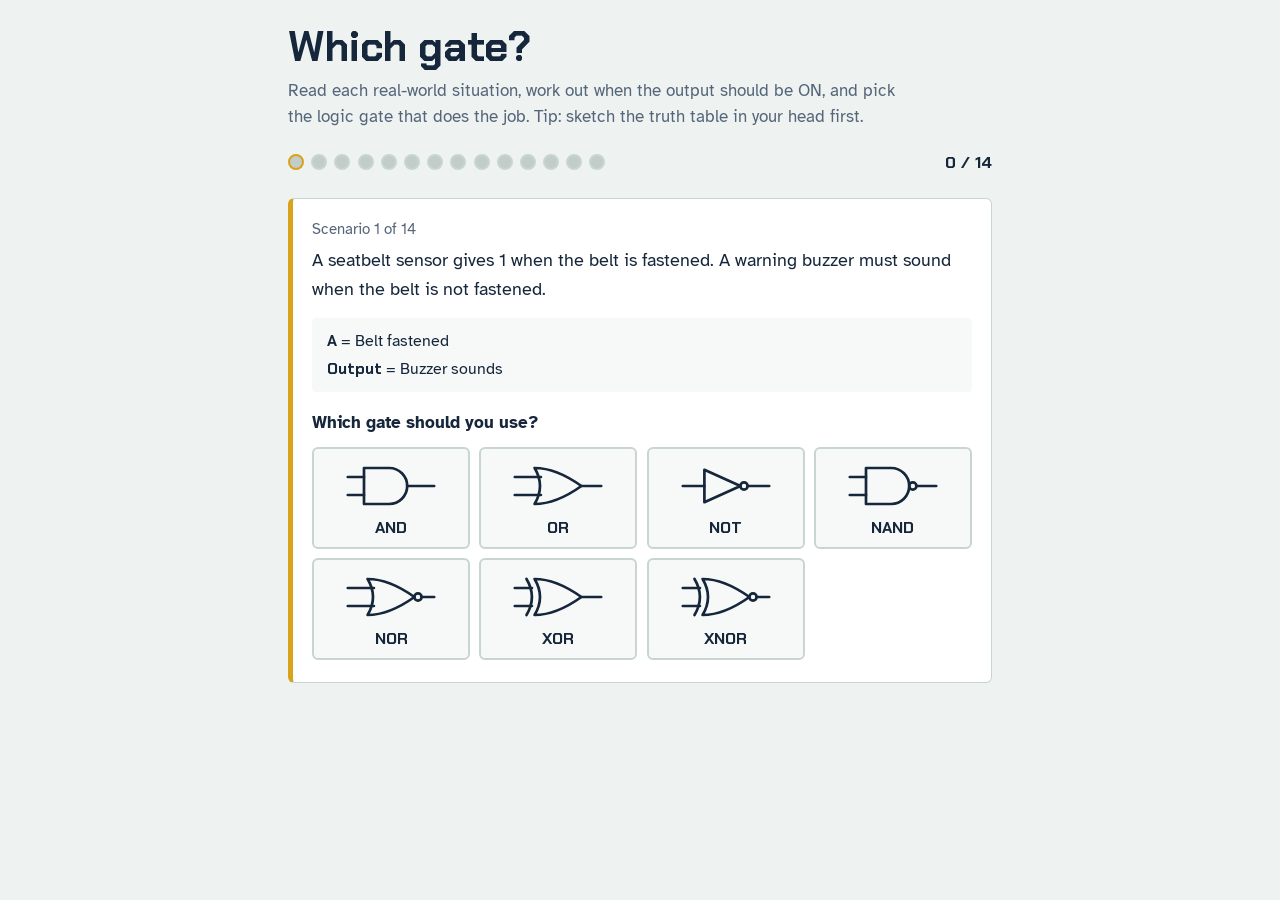
<file: resources/which-gate-quiz.html>
<!DOCTYPE html>
<html lang="en">
<head>
<meta charset="utf-8">
<meta name="viewport" content="width=device-width, initial-scale=1, viewport-fit=cover">
<title>Which Gate? Logic Gate Scenario Quiz</title>
<link rel="preconnect" href="https://fonts.googleapis.com">
<link rel="preconnect" href="https://fonts.gstatic.com" crossorigin>
<link href="https://fonts.googleapis.com/css2?family=Atkinson+Hyperlegible:wght@400;700&family=Chakra+Petch:wght@500;700&display=swap" rel="stylesheet">
<style>
:root{
  --bg:#EEF3F1; --panel:#FFFFFF; --ink:#16263B; --muted:#55657A; --line:#C9D5D1;
  --wire:#D9A21B; --ok:#1F9D55; --ok-soft:#DDF3E6; --bad:#C93C3C; --bad-soft:#F8E1E1;
  --led-off:#C2CCC9; --btn:#F6F9F8; --btn-hover:#E6EEEB;
  box-sizing:border-box;
  padding-top:env(safe-area-inset-top,0px);
  padding-bottom:env(safe-area-inset-bottom,0px);
  color-scheme:light;
}
@media (prefers-color-scheme: dark){
  :root:not([data-theme="light"]){
    --bg:#0F1A24; --panel:#172532; --ink:#E6EEF2; --muted:#9AAABA; --line:#2C3E4E;
    --wire:#F0BD3A; --ok:#3CCB78; --ok-soft:#173A2A; --bad:#F06464; --bad-soft:#40202A;
    --led-off:#2F4150; --btn:#1D2E3D; --btn-hover:#253A4C; color-scheme:dark;
  }
}
:root[data-theme="dark"]{
  --bg:#0F1A24; --panel:#172532; --ink:#E6EEF2; --muted:#9AAABA; --line:#2C3E4E;
  --wire:#F0BD3A; --ok:#3CCB78; --ok-soft:#173A2A; --bad:#F06464; --bad-soft:#40202A;
  --led-off:#2F4150; --btn:#1D2E3D; --btn-hover:#253A4C; color-scheme:dark;
}
*,*::before,*::after{box-sizing:inherit}
html{scroll-padding-top:env(safe-area-inset-top,0px)}
body{margin:0;background:var(--bg);color:var(--ink);
  font-family:"Atkinson Hyperlegible",system-ui,-apple-system,"Segoe UI",sans-serif;
  font-size:1.05rem;line-height:1.55}
main{max-width:46rem;margin:0 auto;padding:1.5rem 1rem 3rem}
h1,h2{font-family:"Chakra Petch","Atkinson Hyperlegible",system-ui,sans-serif;margin:0;line-height:1.15}
h1{font-size:clamp(1.9rem,6vw,2.6rem)}
.intro{color:var(--muted);margin:.4rem 0 1.2rem;max-width:38rem}
.leds{display:flex;flex-wrap:wrap;gap:.45rem;margin-bottom:1.4rem;align-items:center}
.led{width:16px;height:16px;border-radius:50%;background:var(--led-off);border:2px solid var(--line);transition:background .25s, box-shadow .25s}
.led.now{border-color:var(--wire)}
.led.ok{background:var(--ok);border-color:var(--ok);box-shadow:0 0 8px var(--ok)}
.led.bad{background:var(--bad);border-color:var(--bad);box-shadow:0 0 8px var(--bad)}
.score{margin-left:auto;font-family:"Chakra Petch",sans-serif;font-weight:700}
.card{background:var(--panel);border:1px solid var(--line);border-left:5px solid var(--wire);border-radius:6px;padding:1.2rem 1.2rem 1.4rem}
.qnum{color:var(--muted);font-size:.95rem;margin:0 0 .3rem}
.scenario{font-size:1.15rem;margin:0 0 .9rem}
.io{display:grid;gap:.25rem;margin:0 0 1.1rem;padding:.7rem .9rem;border-radius:4px;background:var(--btn);font-size:.97rem}
.io b{font-family:"Chakra Petch",sans-serif}
.ask{font-weight:700;margin:0 0 .7rem}
.opts{display:grid;grid-template-columns:repeat(auto-fill,minmax(9.5rem,1fr));gap:.6rem}
.opt{display:flex;flex-direction:column;align-items:center;gap:.25rem;padding:.6rem .4rem .55rem;
  background:var(--btn);color:var(--ink);border:2px solid var(--line);border-radius:6px;cursor:pointer;
  font:700 1rem "Chakra Petch",sans-serif;transition:background .15s,border-color .15s}
.opt:hover:not(:disabled){background:var(--btn-hover);border-color:var(--wire)}
.opt:focus-visible,.next:focus-visible{outline:3px solid var(--wire);outline-offset:2px}
.opt:disabled{cursor:default}
.opt svg{width:90px;height:54px}
.opt svg *{stroke:currentColor;fill:none;stroke-width:3;stroke-linejoin:round;stroke-linecap:round}
.opt.right{border-color:var(--ok);background:var(--ok-soft)}
.opt.wrong{border-color:var(--bad);background:var(--bad-soft)}
.opt.dim{opacity:.45}
.feedback{margin-top:1.1rem;padding:1rem;border-radius:6px}
.feedback.ok{background:var(--ok-soft);border:1px solid var(--ok)}
.feedback.bad{background:var(--bad-soft);border:1px solid var(--bad)}
.feedback h2{font-size:1.3rem;margin-bottom:.35rem}
.feedback.ok h2{color:var(--ok)} .feedback.bad h2{color:var(--bad)}
.feedback p{margin:.3rem 0}
.tt-wrap{overflow-x:auto;margin:.7rem 0 .2rem}
table{border-collapse:collapse;font-size:.95rem;background:var(--panel)}
th,td{border:1px solid var(--line);padding:.3rem .7rem;text-align:center}
th{font-family:"Chakra Petch",sans-serif}
td.hi{font-weight:700;color:var(--ok)}
.next{margin-top:.9rem;padding:.65rem 1.3rem;border:0;border-radius:6px;background:var(--ink);color:var(--panel);
  font:700 1rem "Chakra Petch",sans-serif;cursor:pointer}
.review{margin:1rem 0;padding:0;list-style:none;display:grid;gap:.6rem}
.review li{padding:.7rem .9rem;border-radius:6px;background:var(--btn);border-left:4px solid var(--bad)}
.big{font:700 clamp(2.4rem,9vw,3.4rem) "Chakra Petch",sans-serif;margin:.3rem 0}
@media (prefers-reduced-motion: reduce){*{transition:none!important}}
</style>
</head>
<body>
<main>
  <h1>Which gate?</h1>
  <p class="intro">Read each real-world situation, work out when the output should be ON, and pick the logic gate that does the job. Tip: sketch the truth table in your head first.</p>
  <div class="leds" id="leds" aria-label="Progress"></div>
  <div id="app"></div>
</main>

<script>
const GATES = {
  AND:  {fn:(a,b)=>a&&b,   rule:"Output is 1 only when ALL inputs are 1."},
  OR:   {fn:(a,b)=>a||b,   rule:"Output is 1 when AT LEAST ONE input is 1."},
  NOT:  {fn:(a)=>!a,       rule:"Single input; the output is the opposite of the input."},
  NAND: {fn:(a,b)=>!(a&&b),rule:"Opposite of AND: output is 0 only when ALL inputs are 1."},
  NOR:  {fn:(a,b)=>!(a||b),rule:"Opposite of OR: output is 1 only when NO input is 1."},
  XOR:  {fn:(a,b)=>a!==b,  rule:"Output is 1 when the inputs are DIFFERENT (exactly one is 1)."},
  XNOR: {fn:(a,b)=>a===b,  rule:"Opposite of XOR: output is 1 when the inputs are the SAME."}
};
const ORDER = ["AND","OR","NOT","NAND","NOR","XOR","XNOR"];

function gateSVG(g){
  const andBody = '<path d="M20 10 H48 A20 20 0 0 1 48 50 H20 Z"/>';
  const orBody  = '<path d="M24 10 Q48 10 76 30 Q48 50 24 50 Q36 30 24 10 Z"/>';
  const in2 = x => `<path d="M2 20 H${x}"/><path d="M2 40 H${x}"/>`;
  const bub = cx => `<circle cx="${cx}" cy="30" r="4"/>`;
  const out = x => `<path d="M${x} 30 H98"/>`;
  const map = {
    AND:  in2(20)+andBody+out(68),
    NAND: in2(20)+andBody+bub(72)+out(76),
    OR:   in2(31)+orBody+out(76),
    NOR:  in2(31)+orBody+bub(80)+out(84),
    XOR:  in2(21)+'<path d="M15 10 Q27 30 15 50"/>'+orBody+out(76),
    XNOR: in2(21)+'<path d="M15 10 Q27 30 15 50"/>'+orBody+bub(80)+out(84),
    NOT:  '<path d="M2 30 H26"/><path d="M26 12 L66 30 L26 48 Z"/>'+bub(70)+out(74)
  };
  return `<svg viewBox="0 0 100 60" aria-hidden="true">${map[g]}</svg>`;
}

const QUESTIONS = [
  {g:"AND", s:"A bank locker opens only when the manager turns their key and the customer turns their key at the same time.",
   a:"Manager's key turned", b:"Customer's key turned", o:"Locker opens",
   why:"The locker needs both keys. If either key is missing, it stays shut."},
  {g:"AND", s:"A 3D printer will only start printing if the safety door is closed and the filament sensor detects filament.",
   a:"Door closed", b:"Filament detected", o:"Printer starts",
   why:"Both safety conditions must be true together, so the output is 1 only for 1 and 1."},
  {g:"OR", s:"A car's interior light switches on if the driver's door or the passenger's door is open.",
   a:"Driver door open", b:"Passenger door open", o:"Light on",
   why:"Any one open door is enough. Both open also keeps the light on."},
  {g:"OR", s:"The school fire alarm must sound if the smoke detector is triggered or someone presses the manual break-glass switch.",
   a:"Smoke detected", b:"Break-glass pressed", o:"Alarm sounds",
   why:"Either input alone should trigger the alarm, and both together must too."},
  {g:"NOT", s:"A garden lamp has one light sensor. The lamp should switch on when the sensor does not detect daylight.",
   a:"Daylight detected", b:null, o:"Lamp on",
   why:"There is only one input and the lamp does the opposite of it: daylight 1 gives lamp 0."},
  {g:"NOT", s:"A seatbelt sensor gives 1 when the belt is fastened. A warning buzzer must sound when the belt is not fastened.",
   a:"Belt fastened", b:null, o:"Buzzer sounds",
   why:"One input, inverted output: belt fastened (1) means buzzer off (0)."},
  {g:"NAND", s:"A water plant has two pumps. A red warning light stays on unless both pumps are running.",
   a:"Pump 1 running", b:"Pump 2 running", o:"Warning light on",
   why:"The light only goes OFF when both pumps run (1, 1). That is AND followed by NOT."},
  {g:"NAND", s:"An oven shows a 'not ready' light. It goes off only when the temperature sensor and the preheat timer both signal ready.",
   a:"Temperature ready", b:"Timer ready", o:"'Not ready' light on",
   why:"Output is 0 only when both inputs are 1, which is exactly the NAND truth table."},
  {g:"NOR", s:"A library 'quiet zone' green light is on only when neither of two motion sensors detects movement.",
   a:"Sensor 1 detects motion", b:"Sensor 2 detects motion", o:"Green light on",
   why:"Any movement on either sensor turns the light off. It is only on for 0 and 0."},
  {g:"NOR", s:"A floor-cleaning robot keeps driving forward only when neither its left nor its right bump switch is pressed.",
   a:"Left bump pressed", b:"Right bump pressed", o:"Drive forward",
   why:"One bump or both bumps stop the robot. Only no bumps (0, 0) gives 1. That is OR followed by NOT."},
  {g:"XOR", s:"A staircase light has a switch at the bottom and the top. The light is on when exactly one switch is in the up position.",
   a:"Bottom switch up", b:"Top switch up", o:"Light on",
   why:"Flipping either switch toggles the light. Inputs that differ give 1; inputs that match give 0."},
  {g:"XOR", s:"In a two-team quiz buzzer, a 'valid buzz' lamp lights if exactly one team presses. If both press together it is a tie and the lamp stays off.",
   a:"Team A presses", b:"Team B presses", o:"Valid buzz lamp",
   why:"One press gives 1, but both presses give 0. That rules out OR and points to XOR."},
  {g:"XNOR", s:"A security keypad compares a stored code bit with the entered bit. A 'match' light turns on when the two bits are the same.",
   a:"Stored bit", b:"Entered bit", o:"Match light on",
   why:"0 and 0 match, 1 and 1 match. The light is on whenever the inputs are equal."},
  {g:"XNOR", s:"Two conveyor belts must stay in sync. A green 'synced' lamp shows when both belts are running or both belts are stopped.",
   a:"Belt 1 running", b:"Belt 2 running", o:"Synced lamp on",
   why:"Both on or both off gives 1. Different states give 0, the opposite of XOR."}
];

let deck=[], idx=0, results=[];

function shuffle(arr){const a=arr.slice();for(let i=a.length-1;i>0;i--){const j=Math.floor(Math.random()*(i+1));[a[i],a[j]]=[a[j],a[i]];}return a;}

function drawLeds(){
  const el=document.getElementById("leds");
  el.innerHTML = deck.map((_,i)=>{
    const r=results[i]; let c="led";
    if(r===true)c+=" ok"; else if(r===false)c+=" bad"; else if(i===idx)c+=" now";
    return `<span class="${c}"></span>`;
  }).join("") + `<span class="score">${results.filter(x=>x).length} / ${deck.length}</span>`;
}

function truthTable(q){
  const f=GATES[q.g].fn;
  const head = q.b ? `<th>A</th><th>B</th>` : `<th>A</th>`;
  let rows="";
  const combos = q.b ? [[0,0],[0,1],[1,0],[1,1]] : [[0],[1]];
  combos.forEach(c=>{
    const out = f(!!c[0],!!c[1]) ? 1 : 0;
    rows += `<tr>${c.map(v=>`<td>${v}</td>`).join("")}<td class="${out?'hi':''}">${out}</td></tr>`;
  });
  return `<div class="tt-wrap"><table><tr>${head}<th>Output</th></tr>${rows}</table></div>`;
}

function render(){
  drawLeds();
  if(idx>=deck.length) return finish();
  const q=deck[idx];
  const io = `<div class="io"><span><b>A</b> = ${q.a}</span>${q.b?`<span><b>B</b> = ${q.b}</span>`:""}<span><b>Output</b> = ${q.o}</span></div>`;
  document.getElementById("app").innerHTML = `
    <section class="card">
      <p class="qnum">Scenario ${idx+1} of ${deck.length}</p>
      <p class="scenario">${q.s}</p>
      ${io}
      <p class="ask">Which gate should you use?</p>
      <div class="opts">${ORDER.map(g=>`<button class="opt" data-g="${g}">${gateSVG(g)}${g}</button>`).join("")}</div>
      <div id="fb"></div>
    </section>`;
  document.querySelectorAll(".opt").forEach(b=>b.addEventListener("click",()=>answer(b.dataset.g)));
}

function answer(pick){
  const q=deck[idx], ok = pick===q.g;
  results[idx]=ok;
  document.querySelectorAll(".opt").forEach(b=>{
    b.disabled=true;
    if(b.dataset.g===q.g) b.classList.add("right");
    else if(b.dataset.g===pick) b.classList.add("wrong");
    else b.classList.add("dim");
  });
  const fb=document.getElementById("fb");
  fb.innerHTML = `
    <div class="feedback ${ok?'ok':'bad'}" role="status">
      <h2>${ok?'Correct!':'Not quite. The right answer is '+q.g+'.'}</h2>
      ${ok?'':`<p>You chose ${pick}: ${GATES[pick].rule}</p>`}
      <p><b>${q.g}:</b> ${GATES[q.g].rule}</p>
      <p>${q.why}</p>
      ${truthTable(q)}
      <button class="next">${idx===deck.length-1?'See my results':'Next scenario'}</button>
    </div>`;
  drawLeds();
  const next=fb.querySelector(".next");
  next.addEventListener("click",()=>{idx++;render();window.scrollTo({top:0,behavior:"smooth"});});
  next.focus({preventScroll:true});
  fb.scrollIntoView({behavior:"smooth",block:"nearest"});
}

function finish(){
  const score=results.filter(x=>x).length;
  const missed=deck.map((q,i)=>({q,ok:results[i]})).filter(x=>!x.ok);
  let msg = score===deck.length ? "Perfect score. You can read a scenario and see the gate straight away."
          : score>=10 ? "Strong work. Review the ones you missed below."
          : "Good effort. Go through the misses, then try again to beat your score.";
  document.getElementById("app").innerHTML = `
    <section class="card">
      <h2>Your results</h2>
      <p class="big">${score} / ${deck.length}</p>
      <p>${msg}</p>
      ${missed.length?`<h2 style="font-size:1.15rem;margin-top:1rem">Scenarios to review</h2>
      <ul class="review">${missed.map(m=>`<li>${m.q.s}<br><b>Answer: ${m.q.g}</b>. ${m.q.why}</li>`).join("")}</ul>`:""}
      <button class="next" id="again">Try again with a new order</button>
    </section>`;
  document.getElementById("again").addEventListener("click",start);
}

function start(){deck=shuffle(QUESTIONS);idx=0;results=[];render();}
start();
</script>
</body>
</html>
</file>
<file: css/style.css>
/* Minimal, type-led layout inspired by the Ferral Studio Framer template,
   coloured to match the CV: warm cream, forest green, sage, and a touch of clay.
   Fonts: Fraunces (headings) and Karla (text), as in the CV. */
:root {
  --bg: #fbf8f3;
  --cream: #f3eee6;
  --ink: #18221e;
  --muted: #47534e;
  --faint: #6f7c76;
  --line: #ddd5c7;
  --soft: #efe9df;
  --green: #1f4a3f;
  --green-2: #2f5d50;
  --sage: #5f8076;
  --sage-soft: #dbe7e0;
  --clay: #9a4a25;
  --band: #1f4a3f;
  --band-ink: #f6f1e7;
  --band-muted: #c9dad2;
  --band-accent: #f0c89d;
  --on-green: #f7f3ec;
  --block-bg: #2f5d50;
  --block-ink: #f3eee6;
  --block-muted: #b9ccc5;
  --block-line: #4a7366;
  --footer-bg: #24493f;
  --serif: "Fraunces", Georgia, "Times New Roman", serif;
  --sans: "Karla", system-ui, -apple-system, "Segoe UI", sans-serif;
  --pad-x: 32px;
  --max: 1360px;
  color-scheme: light;
}

:root[data-theme="dark"] {
  --bg: #111915;
  --cream: #16201c;
  --ink: #ece6da;
  --muted: #a5b2ac;
  --faint: #6f7e77;
  --line: #2a3631;
  --soft: #1b2622;
  --green: #8fc1ae;
  --green-2: #a9d1c1;
  --sage: #7fa195;
  --sage-soft: #1e2d27;
  --clay: #e09a72;
  --on-green: #111915;
  --block-bg: #1c2e28;
  --block-ink: #ece6da;
  --block-muted: #9db3aa;
  --block-line: #2e4a41;
  --footer-bg: #16241f;
  --band: #1c2e28;
  --band-ink: #ece6da;
  --band-muted: #a9bfb6;
  --band-accent: #e8b98c;
  color-scheme: dark;
}

@media (prefers-color-scheme: dark) {
  :root:not([data-theme="light"]) {
    --bg: #111915;
    --cream: #16201c;
    --ink: #ece6da;
    --muted: #a5b2ac;
    --faint: #6f7e77;
    --line: #2a3631;
    --soft: #1b2622;
    --green: #8fc1ae;
    --green-2: #a9d1c1;
    --sage: #7fa195;
    --sage-soft: #1e2d27;
    --clay: #e09a72;
    --on-green: #111915;
    --block-bg: #1c2e28;
    --block-ink: #ece6da;
    --block-muted: #9db3aa;
    --block-line: #2e4a41;
    --footer-bg: #16241f;
  --band: #1c2e28;
  --band-ink: #ece6da;
  --band-muted: #a9bfb6;
  --band-accent: #e8b98c;
    color-scheme: dark;
  }
}

* { box-sizing: border-box; margin: 0; padding: 0; }
html { scroll-behavior: smooth; scroll-padding-top: 90px; }
body { font-family: var(--sans); font-size: 17px; line-height: 1.65; color: var(--ink); background: var(--bg); -webkit-font-smoothing: antialiased; transition: background 0.3s, color 0.3s; }
a { color: inherit; text-decoration: none; }
ul, ol { list-style: none; }
img { display: block; max-width: 100%; }
::selection { background: var(--green); color: var(--on-green); }
:focus-visible { outline: 2px solid var(--green); outline-offset: 3px; border-radius: 2px; }
.container { width: 100%; max-width: var(--max); margin: 0 auto; padding: 0 var(--pad-x); }
em.accent, .hero h1 em, .statement em, .contact-block h2 em { font-family: var(--serif); font-style: italic; color: var(--green); }

/* Header */
.site-header { position: sticky; top: 0; z-index: 20; background: color-mix(in srgb, var(--bg) 90%, transparent); backdrop-filter: blur(12px); border-bottom: 1px solid transparent; transition: border-color 0.3s; }
.site-header.scrolled { border-bottom-color: var(--line); }
.header-inner { display: grid; grid-template-columns: 1fr auto 1fr; align-items: center; height: 72px; gap: 24px; }
.logo { display: inline-flex; align-items: center; gap: 10px; font-family: var(--serif); font-size: 20px; font-weight: 600; letter-spacing: -0.01em; justify-self: start; color: var(--ink); }
.logo-mark { width: 26px; height: 26px; border-radius: 50%; background: var(--green); color: var(--on-green); display: inline-flex; align-items: center; justify-content: center; font-size: 14px; font-weight: 600; }
.nav { display: flex; gap: 28px; font-size: 15px; }
.nav a { color: var(--muted); transition: color 0.2s; white-space: nowrap; position: relative; }
.nav a:hover { color: var(--green); }
.nav a[aria-current="page"] { color: var(--green); font-weight: 600; }
.header-actions { display: flex; align-items: center; justify-content: flex-end; gap: 16px; }
.icon-btn { display: inline-flex; align-items: center; justify-content: center; width: 36px; height: 36px; border-radius: 50%; border: 1px solid var(--line); background: transparent; color: var(--ink); cursor: pointer; font-size: 17px; transition: border-color 0.2s, color 0.2s; }
.icon-btn:hover { border-color: var(--green); color: var(--green); }
.icon-sun { display: none; }
:root[data-theme="dark"] .icon-sun { display: block; }
:root[data-theme="dark"] .icon-moon { display: none; }
.menu-toggle { display: none; }
.resume-btn { display: inline-flex; align-items: center; gap: 6px; padding: 7px 18px; border-radius: 999px; background: var(--green); color: var(--on-green); font-size: 15px; font-weight: 600; white-space: nowrap; transition: transform 0.2s, background 0.2s; }
.resume-btn:hover { transform: translateY(-1px); background: var(--green-2); }

/* Links, buttons, chips */
.arrow-link { display: inline-flex; align-items: center; gap: 8px; font-size: 16px; font-weight: 600; color: var(--green); }
.arrow-link .arr { display: inline-block; transition: transform 0.25s; }
.arrow-link:hover .arr { transform: translateX(4px); }
.arrow-link.down:hover .arr { transform: translateY(3px); }
.btn-pill { display: inline-flex; align-items: center; gap: 8px; padding: 12px 24px; border-radius: 999px; background: var(--green); color: var(--on-green); font-size: 16px; font-weight: 600; border: 1px solid var(--green); cursor: pointer; font-family: inherit; transition: transform 0.2s, opacity 0.2s; }
.btn-pill:hover { transform: translateY(-2px); }
.chip { display: inline-block; padding: 4px 13px; border-radius: 999px; font-size: 14px; color: var(--green); background: var(--sage-soft); }
.chips { display: flex; flex-wrap: wrap; gap: 8px; }

/* Hero */
.hero { padding: 112px 0 80px; }
.hero h1 { font-family: var(--serif); font-size: clamp(34px, 4.2vw, 62px); font-weight: 400; line-height: 1.1; letter-spacing: -0.02em; max-width: 22ch; font-variation-settings: "opsz" 96; }
.hero h1.long { font-size: clamp(26px, 2.6vw, 38px); line-height: 1.25; max-width: 34ch; }
.hero-meta { margin-top: 40px; display: flex; flex-wrap: wrap; align-items: center; gap: 14px 32px; font-size: 16px; }
.who { display: inline-flex; align-items: center; gap: 12px; color: var(--muted); }
.avatar { width: 48px; height: 48px; border-radius: 50%; object-fit: cover; border: 2px solid var(--bg); box-shadow: 0 0 0 1px var(--line); }
.page-label { font-size: 15px; color: var(--clay); margin-bottom: 20px; font-weight: 600; letter-spacing: 0.02em; }
.hero .lead { margin-top: 28px; max-width: 62ch; font-size: 19px; color: var(--muted); }
.subnav { margin-top: 36px; display: flex; flex-wrap: wrap; gap: 10px; }
.subnav a { padding: 8px 18px; border: 1px solid var(--line); border-radius: 999px; font-size: 15px; color: var(--muted); background: var(--bg); transition: all 0.2s; }
.subnav a:hover { color: var(--on-green); background: var(--green); border-color: var(--green); }
.hero-split { display: grid; grid-template-columns: 1.4fr 0.6fr; gap: 64px; align-items: end; }
.portrait { position: relative; aspect-ratio: 4 / 5; border-radius: 999px 999px 24px 24px; overflow: hidden; background: var(--sage-soft); }
.portrait img { width: 100%; height: 100%; object-fit: cover; object-position: 50% 30%; }
.portrait-wrap { position: relative; }
.portrait-wrap::before { content: ""; position: absolute; inset: 18px -18px -18px 18px; border-radius: 999px 999px 24px 24px; background: var(--cream); border: 1px solid var(--line); z-index: -1; }
.hero-split .portrait-wrap { z-index: 0; max-width: 360px; justify-self: end; width: 100%; }

/* Highlight band */
.highlight { display: inline-flex; align-items: baseline; gap: 10px; margin-top: 28px; padding: 10px 18px; border-radius: 14px; background: var(--sage-soft); color: var(--green); font-size: 16px; }
.highlight strong { font-family: var(--serif); font-size: 22px; font-weight: 600; }

/* Image strip */
.strip { display: grid; grid-template-columns: repeat(4, minmax(0, 1fr)); gap: 12px; padding: 0 var(--pad-x); max-width: var(--max); margin: 0 auto; }
.strip figure { aspect-ratio: 1 / 1; overflow: hidden; background: var(--soft); border-radius: 18px; }
.strip img { width: 100%; height: 100%; object-fit: cover; transition: transform 0.8s ease; }
.strip figure:hover img { transform: scale(1.04); }

/* Sections */
.section { padding: 112px 0; }
.section.cream { background: var(--cream); }
.row-head { display: flex; justify-content: space-between; align-items: baseline; gap: 16px; margin-bottom: 36px; }
.row-head h2, .split-label { font-family: var(--serif); font-size: 30px; font-weight: 500; letter-spacing: -0.015em; line-height: 1.2; }
.split { display: grid; grid-template-columns: 1fr 1.4fr; gap: 56px; }
.split-label p { margin-top: 14px; font-family: var(--sans); font-size: 16px; font-weight: 400; color: var(--muted); max-width: 34ch; line-height: 1.6; }
.split-label.sticky { position: sticky; top: 110px; align-self: start; }
.statement { font-family: var(--serif); font-size: clamp(24px, 2.4vw, 34px); line-height: 1.3; letter-spacing: -0.015em; font-weight: 400; }
.prose p { color: var(--muted); font-size: 18px; margin-top: 18px; max-width: 62ch; }
.prose strong { color: var(--ink); font-weight: 600; }
.prose .statement { font-size: clamp(24px, 2.4vw, 34px); color: var(--ink); margin-top: 0; max-width: none; }

/* Philosophy of design (Home) */
.big-statement { font-family: var(--serif); font-size: clamp(28px, 3.3vw, 48px); font-weight: 400; line-height: 1.22; letter-spacing: -0.02em; max-width: 30ch; }
.big-statement em { font-family: var(--serif); font-style: italic; color: var(--green); }
.principles { display: grid; grid-template-columns: repeat(4, minmax(0, 1fr)); gap: 32px; margin-top: 72px; }
.principles li { border-top: 2px solid var(--green); padding-top: 22px; }
.principles h3 { font-family: var(--serif); font-size: 22px; font-weight: 500; line-height: 1.3; margin-top: 10px; letter-spacing: -0.01em; }
.principles p { color: var(--muted); margin-top: 10px; font-size: 16px; }
.pull-quote { margin-top: 72px; padding: 32px 36px; border-radius: 22px; background: var(--bg); border: 1px solid var(--line); display: flex; flex-wrap: wrap; align-items: center; justify-content: space-between; gap: 16px 40px; }
.pull-quote p { font-family: var(--serif); font-style: italic; font-size: clamp(20px, 1.9vw, 26px); line-height: 1.4; color: var(--green); max-width: 46ch; }

/* Numbered list (01) (02) */
.num-list > li { display: grid; grid-template-columns: 64px 1fr; gap: 8px 16px; padding: 30px 0; border-top: 1px solid var(--line); }
.num-list > li:last-child { border-bottom: 1px solid var(--line); }
.num { font-family: var(--serif); font-size: 16px; color: var(--clay); padding-top: 4px; font-style: italic; }
.num-list h3 { font-family: var(--serif); font-size: 24px; font-weight: 500; letter-spacing: -0.01em; line-height: 1.3; }
.num-list p { color: var(--muted); margin-top: 10px; max-width: 62ch; }
.num-list .chips { margin-top: 16px; }
.num-list .arrow-link { margin-top: 16px; }
.item-media { margin-top: 20px; display: block; max-width: 560px; aspect-ratio: 16 / 10; overflow: hidden; border-radius: 16px; border: 1px solid var(--line); background: var(--soft); }
.item-media img { width: 100%; height: 100%; object-fit: cover; object-position: top left; transition: transform 0.6s; }
.item-media:hover img { transform: scale(1.03); }

/* Rows: experience and education */
.rows > li { display: grid; grid-template-columns: 1fr auto; gap: 6px 24px; padding: 28px 0; border-top: 1px solid var(--line); }
.rows > li:last-child { border-bottom: 1px solid var(--line); }
.rows h3 { font-family: var(--serif); font-size: 22px; font-weight: 500; letter-spacing: -0.01em; line-height: 1.3; }
.rows .org { color: var(--green); font-size: 16px; font-weight: 600; grid-column: 1; }
.rows .date { color: var(--clay); font-size: 15px; font-weight: 600; white-space: nowrap; grid-column: 2; grid-row: 1; }
.rows .points { grid-column: 1 / -1; margin-top: 12px; display: flex; flex-direction: column; gap: 8px; color: var(--muted); max-width: 74ch; }
.rows .points li { position: relative; padding-left: 20px; }
.rows .points li::before { content: ""; position: absolute; left: 2px; top: 0.7em; width: 7px; height: 7px; border-radius: 50%; background: var(--sage); }
.rows .points strong { color: var(--ink); font-weight: 600; }
.sub-title { font-family: var(--serif); font-size: 24px; font-weight: 500; margin: 64px 0 12px; }

/* Stats */
.stats { display: grid; grid-template-columns: repeat(3, 1fr); gap: 16px; margin-top: 48px; }
.stat { padding: 24px; border-radius: 18px; background: var(--bg); border: 1px solid var(--line); }
.section.cream .stat { background: var(--bg); }
.stat strong { display: block; font-family: var(--serif); font-size: clamp(40px, 4vw, 58px); font-weight: 500; letter-spacing: -0.02em; line-height: 1; color: var(--green); }
.stat span { display: block; margin-top: 12px; color: var(--muted); font-size: 15px; line-height: 1.45; }

/* Work cards */
.work-grid { display: grid; grid-template-columns: repeat(3, minmax(0, 1fr)); gap: 28px; }
.work-card .media { aspect-ratio: 4 / 3; overflow: hidden; background: var(--soft); border-radius: 18px; border: 1px solid var(--line); }
.work-card .media img { width: 100%; height: 100%; object-fit: cover; object-position: top left; transition: transform 0.8s ease; }
.work-card .media img.center { object-position: center; }
.work-card:hover .media img { transform: scale(1.04); }
.work-meta { display: flex; justify-content: space-between; align-items: baseline; gap: 16px; padding-top: 16px; }
.work-meta strong { font-family: var(--serif); font-size: 21px; font-weight: 500; }
.work-meta span { color: var(--muted); text-align: right; font-size: 15px; }
.work-card:hover .work-meta strong { color: var(--green); }

/* Interactive tool cards */
.tool-grid { display: grid; grid-template-columns: repeat(3, minmax(0, 1fr)); gap: 28px; }
.tool-card { background: var(--bg); border: 1px solid var(--line); border-radius: 20px; overflow: hidden; display: flex; flex-direction: column; }
.tool-card .media { display: block; aspect-ratio: 16 / 10; overflow: hidden; border-bottom: 1px solid var(--line); background: var(--soft); }
.tool-card .media img { width: 100%; height: 100%; object-fit: cover; object-position: top left; transition: transform 0.6s; }
.tool-card:hover .media img { transform: scale(1.03); }
.tool-body { padding: 22px 24px 26px; display: flex; flex-direction: column; flex: 1; }
.tool-card h3 { font-family: var(--serif); font-size: 21px; font-weight: 500; letter-spacing: -0.01em; line-height: 1.3; }
.tool-card p { color: var(--muted); font-size: 16px; margin-top: 10px; }
.tool-card .chips { margin-top: 16px; }
.tool-card .arrow-link { margin-top: auto; padding-top: 18px; }

.gallery video.clip { display: block; width: 100%; aspect-ratio: 4 / 3; object-fit: cover; border-radius: 16px; background: #000; }
.ep-pages .shot { aspect-ratio: 1 / 1.3; }
.tool-card .arrow-link.second { margin-top: 0; padding-top: 8px; }
.muted-intro em { font-family: var(--serif); color: var(--green); }
.muted-intro { color: var(--muted); font-size: 18px; max-width: 70ch; margin: -12px 0 56px; }

/* Recommendations */
.rec-grid { display: grid; grid-template-columns: repeat(3, minmax(0, 1fr)); gap: 24px; align-items: start; }
.rec-card { display: flex; flex-direction: column; gap: 18px; padding: 28px; border-radius: 22px; background: var(--cream); border: 1px solid var(--line); }
.rec-quote { font-family: var(--serif); font-style: italic; font-size: 21px; line-height: 1.4; color: var(--green); }
.rec-card details summary { cursor: pointer; font-weight: 600; color: var(--green); font-size: 15px; list-style: none; display: inline-flex; align-items: center; gap: 6px; }
.rec-card details summary::-webkit-details-marker { display: none; }
.rec-card details summary::after { content: "+"; font-size: 18px; line-height: 1; transition: transform 0.2s; }
.rec-card details[open] summary::after { transform: rotate(45deg); }
.rec-full { color: var(--muted); font-size: 15px; display: flex; flex-direction: column; gap: 10px; }
.rec-card details .rec-full { margin-top: 14px; }
.rec-person { display: flex; gap: 14px; align-items: flex-start; padding-top: 18px; border-top: 1px solid var(--line); margin-top: auto; }
.rec-avatar { flex-shrink: 0; width: 44px; height: 44px; border-radius: 50%; background: var(--green); color: var(--on-green); display: inline-flex; align-items: center; justify-content: center; font-family: var(--serif); font-weight: 600; font-size: 15px; }
.rec-person strong { display: block; font-family: var(--serif); font-size: 18px; font-weight: 600; }
.rec-person span { display: block; color: var(--muted); font-size: 14px; line-height: 1.45; }
.rec-person .rec-meta { color: var(--clay); font-weight: 600; margin-top: 4px; }
.rec-person .rec-avatar { display: inline-flex; color: var(--on-green); font-size: 15px; line-height: 1; }
.letter-card { margin-top: 32px; display: grid; grid-template-columns: 300px 1fr; gap: 40px; align-items: center; padding: 32px; border-radius: 22px; background: var(--sage-soft); }
.gallery.letter-thumb { display: block; }
.letter-thumb .shot { aspect-ratio: 1 / 1.414; border-radius: 10px; background: #fff; box-shadow: 0 10px 30px -14px rgba(31, 42, 38, 0.35); }
.letter-thumb .shot img { object-fit: cover; object-position: top; }
.letter-thumb figcaption { display: none; }
.letter-body .rec-quote { font-size: 23px; }
.letter-text { color: var(--muted); margin-top: 14px; max-width: 64ch; }
.letter-body .rec-person { margin-top: 22px; border-top-color: color-mix(in srgb, var(--green) 20%, transparent); }

/* Galleries */
.gallery-group + .gallery-group { margin-top: 88px; }
.gallery-head { display: grid; grid-template-columns: 1fr 1.4fr; gap: 56px; margin-bottom: 28px; }
.gallery-head h3 { font-family: var(--serif); font-size: 24px; font-weight: 500; letter-spacing: -0.01em; line-height: 1.3; }
.gallery-head p { color: var(--muted); }
.gallery-head .chips { margin-top: 14px; }
.gallery { display: grid; grid-template-columns: repeat(3, minmax(0, 1fr)); gap: 24px; }
.gallery figure { display: flex; flex-direction: column; gap: 10px; }
.shot { display: block; width: 100%; aspect-ratio: 4 / 3; padding: 0; border: 0; border-radius: 16px; background: var(--soft); cursor: zoom-in; overflow: hidden; }
.shot img { width: 100%; height: 100%; object-fit: cover; transition: transform 0.6s; }
.shot:hover img { transform: scale(1.03); }
.gallery.contain .shot { padding: 10px; border: 1px solid var(--line); background: var(--bg); }
.gallery.contain .shot img { object-fit: contain; border-radius: 8px; }
.gallery figcaption { font-size: 15px; color: var(--muted); line-height: 1.45; }

/* Empty states */
.empty { padding: 48px 32px; border: 1.5px dashed var(--sage); border-radius: 20px; text-align: center; color: var(--muted); background: color-mix(in srgb, var(--sage-soft) 50%, transparent); }
.empty strong { display: block; font-family: var(--serif); color: var(--green); font-weight: 500; font-size: 22px; margin-bottom: 6px; }

/* Contact block and footer */
.contact-block { background: var(--block-bg); color: var(--block-ink); padding: 120px 0 96px; position: relative; overflow: hidden; }
.contact-block::after { content: ""; position: absolute; width: 520px; height: 520px; right: -140px; top: -160px; border-radius: 50%; background: radial-gradient(circle, rgba(181, 100, 60, 0.28), transparent 65%); pointer-events: none; }
.contact-block h2 { font-family: var(--serif); font-size: clamp(32px, 3.8vw, 54px); font-weight: 400; letter-spacing: -0.02em; line-height: 1.12; max-width: 18ch; }
.contact-block h2 em { color: #e8c9a8; }
.contact-block .actions { margin-top: 88px; display: flex; flex-wrap: wrap; gap: 16px 32px; align-items: center; position: relative; z-index: 1; }
.contact-block .btn-pill { background: var(--block-ink); color: var(--block-bg); border-color: var(--block-ink); }
.copy-email { display: inline-flex; align-items: center; gap: 10px; background: none; border: 0; color: inherit; font: inherit; font-size: 16px; cursor: pointer; padding: 0; }
.copy-hint { font-size: 13px; padding: 2px 10px; border: 1px solid var(--block-line); border-radius: 999px; color: var(--block-muted); }
.site-footer { background: var(--footer-bg); color: var(--block-ink); padding: 56px 0 40px; }
.footer-grid { display: grid; grid-template-columns: repeat(3, 1fr); gap: 32px; }
.footer-grid h4 { font-size: 13px; font-weight: 600; color: var(--block-muted); margin-bottom: 12px; letter-spacing: 0.08em; text-transform: uppercase; }
.footer-grid li { margin-bottom: 8px; }
.footer-grid a:hover { text-decoration: underline; text-underline-offset: 3px; }
.footer-bottom { margin-top: 56px; display: flex; justify-content: space-between; gap: 16px; font-size: 14px; color: var(--block-muted); }

/* Toast and lightbox */
.toast { position: fixed; left: 50%; bottom: 32px; transform: translate(-50%, 20px); background: var(--green); color: var(--on-green); padding: 10px 18px; border-radius: 999px; font-size: 15px; opacity: 0; pointer-events: none; transition: opacity 0.3s, transform 0.3s; z-index: 60; }
.toast.show { opacity: 1; transform: translate(-50%, 0); }
.lightbox { position: fixed; inset: 0; z-index: 50; display: flex; align-items: center; justify-content: center; gap: 12px; padding: 24px; background: rgba(14, 24, 20, 0.94); }
.lightbox[hidden] { display: none; }
.lb-figure { display: flex; flex-direction: column; align-items: center; gap: 12px; max-width: min(1400px, 100%); }
.lb-figure img { max-width: 100%; max-height: calc(100vh - 120px); object-fit: contain; background: #fff; border-radius: 8px; }
.lb-figure figcaption { color: #e9e4da; font-size: 15px; text-align: center; }
.lb-btn { flex-shrink: 0; width: 44px; height: 44px; border-radius: 50%; border: 1px solid rgba(255, 255, 255, 0.3); background: transparent; color: #fff; font-size: 22px; line-height: 1; cursor: pointer; transition: background 0.2s; }
.lb-btn:hover { background: rgba(255, 255, 255, 0.12); }
.lb-close { position: absolute; top: 16px; right: 16px; font-size: 18px; }
body.lb-open { overflow: hidden; }

/* Reveal on scroll */
.reveal { opacity: 0; transform: translateY(20px); transition: opacity 0.7s ease, transform 0.7s ease; }
.reveal.visible { opacity: 1; transform: none; }
@media (prefers-reduced-motion: reduce) {
  html { scroll-behavior: auto; }
  *, *::before, *::after { animation: none !important; transition: none !important; }
  .reveal { opacity: 1; transform: none; }
}

/* Tablet */
@media (max-width: 1100px) {
  .nav { gap: 18px; }
  .header-actions .send { display: none; }
}
@media (max-width: 960px) {
  :root { --pad-x: 24px; }
  .header-inner { grid-template-columns: 1fr auto; height: auto; min-height: 64px; padding-top: 12px; padding-bottom: 12px; row-gap: 8px; }
  .menu-toggle { display: inline-flex; }
  .header-actions { grid-column: 2; grid-row: 1; }
  .nav { display: none; grid-column: 1 / -1; grid-row: 2; flex-direction: column; gap: 4px; padding: 0 0 16px; }
  .nav.open { display: flex; }
  .nav a { padding: 10px 0; font-size: 18px; border-bottom: 1px solid var(--line); }
  .split, .gallery-head, .hero-split { grid-template-columns: 1fr; gap: 28px; }
  .hero-split .portrait-wrap { justify-self: start; max-width: 300px; }
  .split-label.sticky { position: static; }
  .work-grid, .tool-grid { grid-template-columns: repeat(2, minmax(0, 1fr)); }
  .principles { grid-template-columns: repeat(2, minmax(0, 1fr)); margin-top: 48px; }
  .rec-grid { grid-template-columns: 1fr; }
  .letter-card { grid-template-columns: 200px 1fr; gap: 28px; }
  .gallery { grid-template-columns: repeat(2, minmax(0, 1fr)); }
  .strip { grid-template-columns: repeat(2, minmax(0, 1fr)); }
  .section { padding: 88px 0; }
}

/* Mobile */
@media (max-width: 640px) {
  :root { --pad-x: 20px; }
  body { font-size: 16px; }
  .logo { font-size: 18px; white-space: nowrap; gap: 8px; }
  .header-actions { gap: 8px; }
  .resume-btn { padding: 6px 14px; font-size: 14px; }
  .hero { padding: 56px 0 48px; }
  .hero .lead { font-size: 17px; }
  .section { padding: 64px 0; }
  .row-head h2, .split-label { font-size: 26px; }
  .work-grid, .tool-grid, .gallery, .principles { grid-template-columns: 1fr; }
  .principles { gap: 24px; }
  .letter-card { grid-template-columns: 1fr; padding: 22px; }
  .gallery.letter-thumb { max-width: 220px; }
  .rec-card { padding: 22px; }
  .rec-quote { font-size: 19px; }
  .pull-quote { margin-top: 48px; padding: 24px; }
  .num-list > li { grid-template-columns: 44px 1fr; padding: 24px 0; }
  .num-list h3 { font-size: 21px; }
  .rows > li { grid-template-columns: 1fr; }
  .rows .date { grid-column: 1; grid-row: auto; }
  .stats { grid-template-columns: 1fr; }
  .strip { gap: 8px; }
  .footer-grid { grid-template-columns: 1fr; gap: 24px; }
  .footer-bottom { flex-direction: column; }
  .contact-block { padding: 80px 0 64px; }
  .contact-block .actions { margin-top: 56px; }
  .lightbox { padding: 64px 8px 16px; flex-wrap: wrap; align-content: center; }
  .lb-figure { order: -1; width: 100%; }
  .lb-figure img { max-height: calc(100vh - 200px); }
}

/* ---------- Readability: emphasis and labels ---------- */
em.accent, .hero h1 em, .statement em, .big-statement em { font-weight: 500; }
.chip { font-weight: 600; }

/* ---------- About: highlighted "Who I am" band ---------- */
.about-hero { background: var(--band); color: var(--band-ink); padding: 96px 0 88px; }
.about-hero .page-label { color: var(--band-accent); }
.about-hero h1 { font-family: var(--serif); font-size: clamp(34px, 4vw, 58px); font-weight: 400; line-height: 1.12; letter-spacing: -0.02em; max-width: 20ch; }
.about-hero h1 em { font-style: italic; color: var(--band-accent); font-weight: 500; }
.about-hero .lead { color: var(--band-muted); font-size: 18px; margin-top: 22px; max-width: 64ch; }
.about-hero .lead strong { color: var(--band-ink); font-weight: 600; }
.about-hero .stats { margin-top: 36px; }
.about-hero .stat { background: rgba(255, 255, 255, 0.07); border-color: rgba(255, 255, 255, 0.16); }
.about-hero .stat strong { color: var(--band-accent); }
.about-hero .stat span { color: var(--band-muted); }
.about-hero .subnav a { background: transparent; color: var(--band-ink); border-color: rgba(255, 255, 255, 0.3); }
.about-hero .subnav a:hover { background: var(--band-ink); color: var(--band); border-color: var(--band-ink); }
.about-hero .portrait-wrap::before { background: rgba(255, 255, 255, 0.08); border-color: rgba(255, 255, 255, 0.18); }
.about-hero .hero-split { align-items: center; }

/* ---------- Crisp design philosophy with word animation ---------- */
.design-philosophy .big-statement { max-width: 26ch; }
.design-philosophy .big-statement.second { margin-top: 14px; font-size: clamp(22px, 2.3vw, 32px); color: var(--muted); max-width: 40ch; }
.animate-words .w { display: inline-block; opacity: 0; transform: translateY(0.45em); filter: blur(4px); transition: opacity 0.6s ease, transform 0.6s ease, filter 0.6s ease; }
.animate-words.in .w { opacity: 1; transform: none; filter: none; }
.design-philosophy .accordion { margin-top: 56px; }

/* ---------- Collapsible (accordion) lists ---------- */
.accordion > li { display: block; padding: 0; }
.accordion details summary { display: grid; grid-template-columns: 64px 1fr 32px; align-items: center; gap: 8px 16px; padding: 24px 0; cursor: pointer; list-style: none; }
.accordion details summary::-webkit-details-marker { display: none; }
.accordion details summary h3 { margin: 0; }
.accordion details summary:hover h3 { color: var(--green); }
.accordion .toggle { position: relative; width: 28px; height: 28px; border-radius: 50%; border: 1.5px solid var(--green); justify-self: end; transition: transform 0.25s, background 0.25s; }
.accordion .toggle::before, .accordion .toggle::after { content: ""; position: absolute; left: 50%; top: 50%; width: 12px; height: 1.5px; background: var(--green); transform: translate(-50%, -50%); }
.accordion .toggle::after { transform: translate(-50%, -50%) rotate(90deg); transition: opacity 0.2s; }
.accordion details[open] .toggle { background: var(--green); }
.accordion details[open] .toggle::before { background: var(--on-green); }
.accordion details[open] .toggle::after { opacity: 0; }
.accordion .detail-body { padding: 0 48px 26px 80px; animation: accordion-open 0.35s ease; }
.accordion .detail-body p { margin-top: 0; }
@keyframes accordion-open { from { opacity: 0; transform: translateY(-6px); } to { opacity: 1; transform: none; } }
.two-col-acc { display: grid; grid-template-columns: 1fr 1fr; column-gap: 48px; }
.two-col-acc > li:nth-last-child(2) { border-bottom: 1px solid var(--line); }

/* ---------- See more for long galleries ---------- */
.gallery figure.is-hidden { display: none; }
.see-more { margin-top: 22px; display: inline-flex; align-items: center; gap: 8px; padding: 10px 20px; border-radius: 999px; border: 1.5px solid var(--green); background: transparent; color: var(--green); font: inherit; font-weight: 600; font-size: 15px; cursor: pointer; transition: background 0.2s, color 0.2s; }
.see-more:hover { background: var(--green); color: var(--on-green); }

/* ---------- DP category cards and pages ---------- */
.work-grid.four { grid-template-columns: repeat(4, minmax(0, 1fr)); }
.work-grid.five { grid-template-columns: repeat(3, minmax(0, 1fr)); }
.work-card .card-desc { color: var(--muted); font-size: 15px; margin-top: 8px; }
.work-card .arrow-link { margin-top: 12px; }
.work-grid.four .work-meta { flex-direction: column; gap: 2px; }
.work-grid.four .work-meta span { text-align: left; }
.arrow-link.back { margin-bottom: 28px; }
.arrow-link.back:hover .arr { transform: translateX(-4px); }

@media (max-width: 1100px) { .work-grid.four { grid-template-columns: repeat(2, minmax(0, 1fr)); } }
@media (max-width: 960px) {
  .two-col-acc { grid-template-columns: 1fr; }
  .two-col-acc > li:nth-last-child(2) { border-bottom: 0; }
  .about-hero { padding: 64px 0; }
}
@media (max-width: 640px) {
  .work-grid.four { grid-template-columns: 1fr; }
  .accordion details summary { grid-template-columns: 40px 1fr 30px; padding: 20px 0; }
  .accordion .detail-body { padding: 0 0 22px 56px; }
  .about-hero .stats { grid-template-columns: 1fr; }
}
@media (prefers-reduced-motion: reduce) {
  .animate-words .w { opacity: 1; transform: none; filter: none; }
}

/* Typing role line in the About band */
.role-line { font-size: clamp(20px, 2.2vw, 28px); color: var(--band-muted); margin-top: 14px; min-height: 1.5em; }
.role-line .typed { color: var(--band-ink); font-weight: 600; }
.role-line .cursor { color: var(--band-accent); margin-left: 2px; animation: blink 1s steps(1) infinite; }
@keyframes blink { 50% { opacity: 0; } }

/* About: Experience, Education, and Skills as side-by-side cards */
.card-grid { display: grid; gap: 20px; }
.card-grid > li { padding: 26px 28px; border: 1px solid var(--line); border-radius: 20px; background: var(--bg); }
.card-grid > li:last-child { border-bottom: 1px solid var(--line); }
.section.cream .card-grid > li { background: var(--bg); }
.exp-grid { grid-template-columns: repeat(2, minmax(0, 1fr)); align-items: start; }
.exp-grid > li { grid-template-columns: 1fr auto; }
.edu-head { margin-top: 64px; }
.edu-grid { grid-template-columns: repeat(auto-fit, minmax(220px, 1fr)); }
.edu-grid > li { display: flex; flex-direction: column; gap: 6px; }
.edu-grid > li h3 { font-size: 18px; }
.edu-grid > li .date, .edu-grid > li .org { grid-column: auto; grid-row: auto; }
.skill-grid { grid-template-columns: repeat(3, minmax(0, 1fr)); }
.skill-grid > li { display: block; }
.skill-grid > li .num { display: block; margin-bottom: 6px; }
.skill-grid > li h3 { font-size: 21px; }
@media (max-width: 960px) {
  .exp-grid, .skill-grid { grid-template-columns: 1fr; }
}
@media (max-width: 640px) {
  .card-grid > li { padding: 20px; }
}

/* MYP: two panels for lesson plans and interactive classes */
.two-panel { display: grid; grid-template-columns: repeat(2, minmax(0, 1fr)); gap: 24px; align-items: stretch; }
.panel { display: flex; flex-direction: column; padding: 30px 32px; border: 1px solid var(--line); border-radius: 22px; background: var(--cream); }
.panel h3 { font-family: var(--serif); font-size: 26px; font-weight: 500; line-height: 1.25; letter-spacing: -0.01em; }
.panel-intro { color: var(--muted); margin-top: 10px; }
.panel .item-media { max-width: none; }
.panel .chips { margin-top: 16px; }
.panel .arrow-link { margin-top: 16px; }
.lp-list { margin-top: 22px; display: grid; grid-template-columns: repeat(2, minmax(0, 1fr)); gap: 14px; }
.lp-slot { display: flex; gap: 14px; align-items: flex-start; padding: 20px; border-radius: 16px; border: 1.5px dashed var(--sage); background: var(--bg); min-height: 120px; }
.lp-slot h4 { font-family: var(--serif); font-size: 19px; font-weight: 500; }
.lp-slot p { color: var(--faint); font-size: 14px; margin-top: 4px; }

/* DP: How I teach as a two-column card grid */
.two-grid { grid-template-columns: repeat(2, minmax(0, 1fr)); }
.two-grid > li { display: grid; grid-template-columns: 52px 1fr; }

@media (max-width: 960px) {
  .two-panel, .two-grid { grid-template-columns: 1fr; }
}
@media (max-width: 640px) {
  .panel { padding: 22px; }
  .lp-list { grid-template-columns: 1fr; }
}

/* Other initiatives: compact two-column cards */
.hero.compact { padding: 80px 0 48px; }
.section.tight { padding: 56px 0 88px; }
.init-grid { display: grid; grid-template-columns: repeat(2, minmax(0, 1fr)); gap: 22px; }
.init-card { display: flex; flex-direction: column; gap: 12px; padding: 28px 30px; border-radius: 22px; background: var(--bg); border: 1px solid var(--line); scroll-margin-top: 90px; }
.init-card.wide { grid-column: 1 / -1; }
.init-card h2 { font-family: var(--serif); font-size: 24px; font-weight: 500; line-height: 1.25; letter-spacing: -0.01em; }
.init-card p { color: var(--muted); }
.init-card .arrow-link { margin-top: 4px; }
.init-head { display: grid; grid-template-columns: 1.4fr 1fr; gap: 12px 40px; align-items: end; margin-bottom: 8px; }
.init-head p { margin-top: 10px; }
.init-head .chips { justify-content: flex-end; }
.init-card .gallery { grid-template-columns: repeat(4, minmax(0, 1fr)); gap: 16px; }
.init-card .gallery figcaption { font-size: 14px; }
.init-card .see-more { align-self: flex-start; margin-top: 4px; }
.slot-row { margin-top: 6px; }
.photo-slot { display: flex; align-items: center; justify-content: center; min-height: 140px; border-radius: 16px; border: 1.5px dashed var(--sage); background: color-mix(in srgb, var(--sage-soft) 55%, transparent); color: var(--green); font-weight: 600; font-size: 15px; }
@media (max-width: 960px) {
  .init-grid { grid-template-columns: 1fr; }
  .init-head { grid-template-columns: 1fr; }
  .init-head .chips { justify-content: flex-start; }
  .init-card .gallery { grid-template-columns: repeat(2, minmax(0, 1fr)); }
}
@media (max-width: 640px) {
  .init-card { padding: 22px; }
  .init-card .gallery { grid-template-columns: 1fr; }
}

/* ---------- Mobile-only layout (phones) ---------- */
.stat .short, .exp-toggle { display: none; }
@media (max-width: 640px) {
  .section { padding: 48px 0; }
  .row-head { margin-bottom: 20px; }
  .muted-intro { font-size: 16px; margin-bottom: 28px; }

  /* Intro: photo first, one paragraph, stats in one row */
  .about-hero { padding: 32px 0 40px; }
  .about-hero .hero-split { display: flex; flex-direction: column; align-items: flex-start; gap: 20px; }
  .about-hero .hero-split > .reveal { width: 100%; min-width: 0; }
  .row-head { flex-wrap: wrap; row-gap: 6px; }
  .about-hero .portrait-wrap { order: -1; width: 112px; max-width: 112px; justify-self: auto; }
  .about-hero .portrait-wrap::before { display: none; }
  .about-hero .portrait { border-radius: 50%; aspect-ratio: 1 / 1; border: 3px solid rgba(255, 255, 255, 0.25); }
  .about-hero h1 { font-size: 38px; }
  .about-hero .role-line { font-size: 18px; min-height: 2.9em; }
  .about-hero .lead { font-size: 16px; margin-top: 14px; }
  .about-hero .lead-more { display: none; }
  .about-hero .stats { grid-template-columns: repeat(3, minmax(0, 1fr)); gap: 8px; margin-top: 22px; }
  .about-hero .stat { padding: 12px 10px; border-radius: 14px; }
  .about-hero .stat strong { font-size: 26px; }
  .stat .full { display: none; }
  .stat .short { display: block; font-size: 12px; margin-top: 6px; line-height: 1.3; }
  .subnav { flex-wrap: nowrap; overflow-x: auto; margin-top: 22px; padding-bottom: 4px; scrollbar-width: none; }
  .subnav::-webkit-scrollbar { display: none; }
  .subnav a { flex: 0 0 auto; }

  /* Experience: headline only, details on tap */
  .exp-grid .points { display: none; }
  .exp-grid > li.open .points { display: flex; }
  .exp-toggle { display: inline-flex; align-items: center; gap: 6px; grid-column: 1 / -1; justify-self: start; margin-top: 10px; padding: 6px 14px; border-radius: 999px; border: 1.5px solid var(--green); background: transparent; color: var(--green); font: inherit; font-size: 14px; font-weight: 600; cursor: pointer; }
  .exp-grid > li { padding: 18px 20px; }
  .exp-grid h3 { font-size: 19px; }

  /* Swipeable rows instead of long stacks */
  .edu-grid, .skill-grid, #teaching-areas .work-grid, .rec-grid {
    display: grid; grid-auto-flow: column; grid-template-columns: none; grid-auto-columns: 82%;
    gap: 12px; overflow-x: auto; scroll-snap-type: x mandatory; overscroll-behavior-x: contain;
    margin-left: calc(-1 * var(--pad-x)); margin-right: calc(-1 * var(--pad-x));
    padding: 0 var(--pad-x) 10px; scroll-padding: 0 var(--pad-x); scrollbar-width: none;
  }
  .edu-grid::-webkit-scrollbar, .skill-grid::-webkit-scrollbar, #teaching-areas .work-grid::-webkit-scrollbar, .rec-grid::-webkit-scrollbar { display: none; }
  .edu-grid > *, .skill-grid > *, #teaching-areas .work-grid > *, .rec-grid > * { scroll-snap-align: start; }
  .edu-grid { grid-auto-columns: 62%; }
  .edu-head { margin-top: 40px; }
  .skill-grid > li { padding: 20px; }
  .rec-card { padding: 20px; }
  p.swipe-hint { display: block; font-size: 13px; font-weight: 600; color: var(--faint); margin: -8px 0 12px; }
  .letter-card { margin-top: 20px; }
}
.swipe-hint { display: none; }

/* ---------- Phones: swipeable galleries and card rows on every page ---------- */
@media (max-width: 640px) {
  .gallery:not(.letter-thumb), .tool-grid, .two-grid, .work-grid.four {
    display: grid; grid-auto-flow: column; grid-template-columns: none; grid-auto-columns: 80%;
    gap: 12px; overflow-x: auto; scroll-snap-type: x mandatory; overscroll-behavior-x: contain;
    margin-left: calc(-1 * var(--pad-x)); margin-right: calc(-1 * var(--pad-x));
    padding: 0 var(--pad-x) 10px; scroll-padding: 0 var(--pad-x); scrollbar-width: none;
  }
  .gallery:not(.letter-thumb)::-webkit-scrollbar, .tool-grid::-webkit-scrollbar, .two-grid::-webkit-scrollbar, .work-grid.four::-webkit-scrollbar { display: none; }
  .gallery:not(.letter-thumb) > *, .tool-grid > *, .two-grid > *, .work-grid.four > * { scroll-snap-align: start; }
  .gallery.ep-pages { grid-auto-columns: 58%; }
  .init-card .gallery:not(.letter-thumb) { margin-left: -22px; margin-right: -22px; padding-left: 22px; padding-right: 22px; scroll-padding: 0 22px; }
  /* Everything is reachable by swiping, so no See more on phones */
  .gallery figure.is-hidden { display: flex; }
  .gallery + .see-more { display: none; }

  /* Tighter text above galleries */
  .gallery-group + .gallery-group { margin-top: 40px; }
  .gallery-head { gap: 8px; margin-bottom: 14px; }
  .gallery-head h3 { font-size: 20px; }
  .gallery-head p { font-size: 15px; }
  .gallery-head .chips, .init-head .chips, .tool-card .chips { display: none; }
  .tool-card p { display: -webkit-box; -webkit-line-clamp: 4; -webkit-box-orient: vertical; overflow: hidden; }
  .work-grid.four .card-desc { display: none; }

  /* Lesson plan slots in a 2 x 2 grid, compact */
  .lp-list { grid-template-columns: repeat(2, minmax(0, 1fr)); gap: 10px; }
  .lp-slot { min-height: 0; padding: 14px; gap: 8px; flex-direction: column; }
  .lp-slot h4 { font-size: 16px; }

  /* Other initiatives cards */
  .init-card { gap: 10px; }
  .init-card h2 { font-size: 21px; }
  .photo-slot { min-height: 96px; }
  .hero.compact { padding: 40px 0 28px; }
}
/* Let swipe rows scroll inside their cards instead of widening the page */
.init-grid > *, .init-card > *, .gallery-group, .panel, .panel > * { min-width: 0; }
</file>
